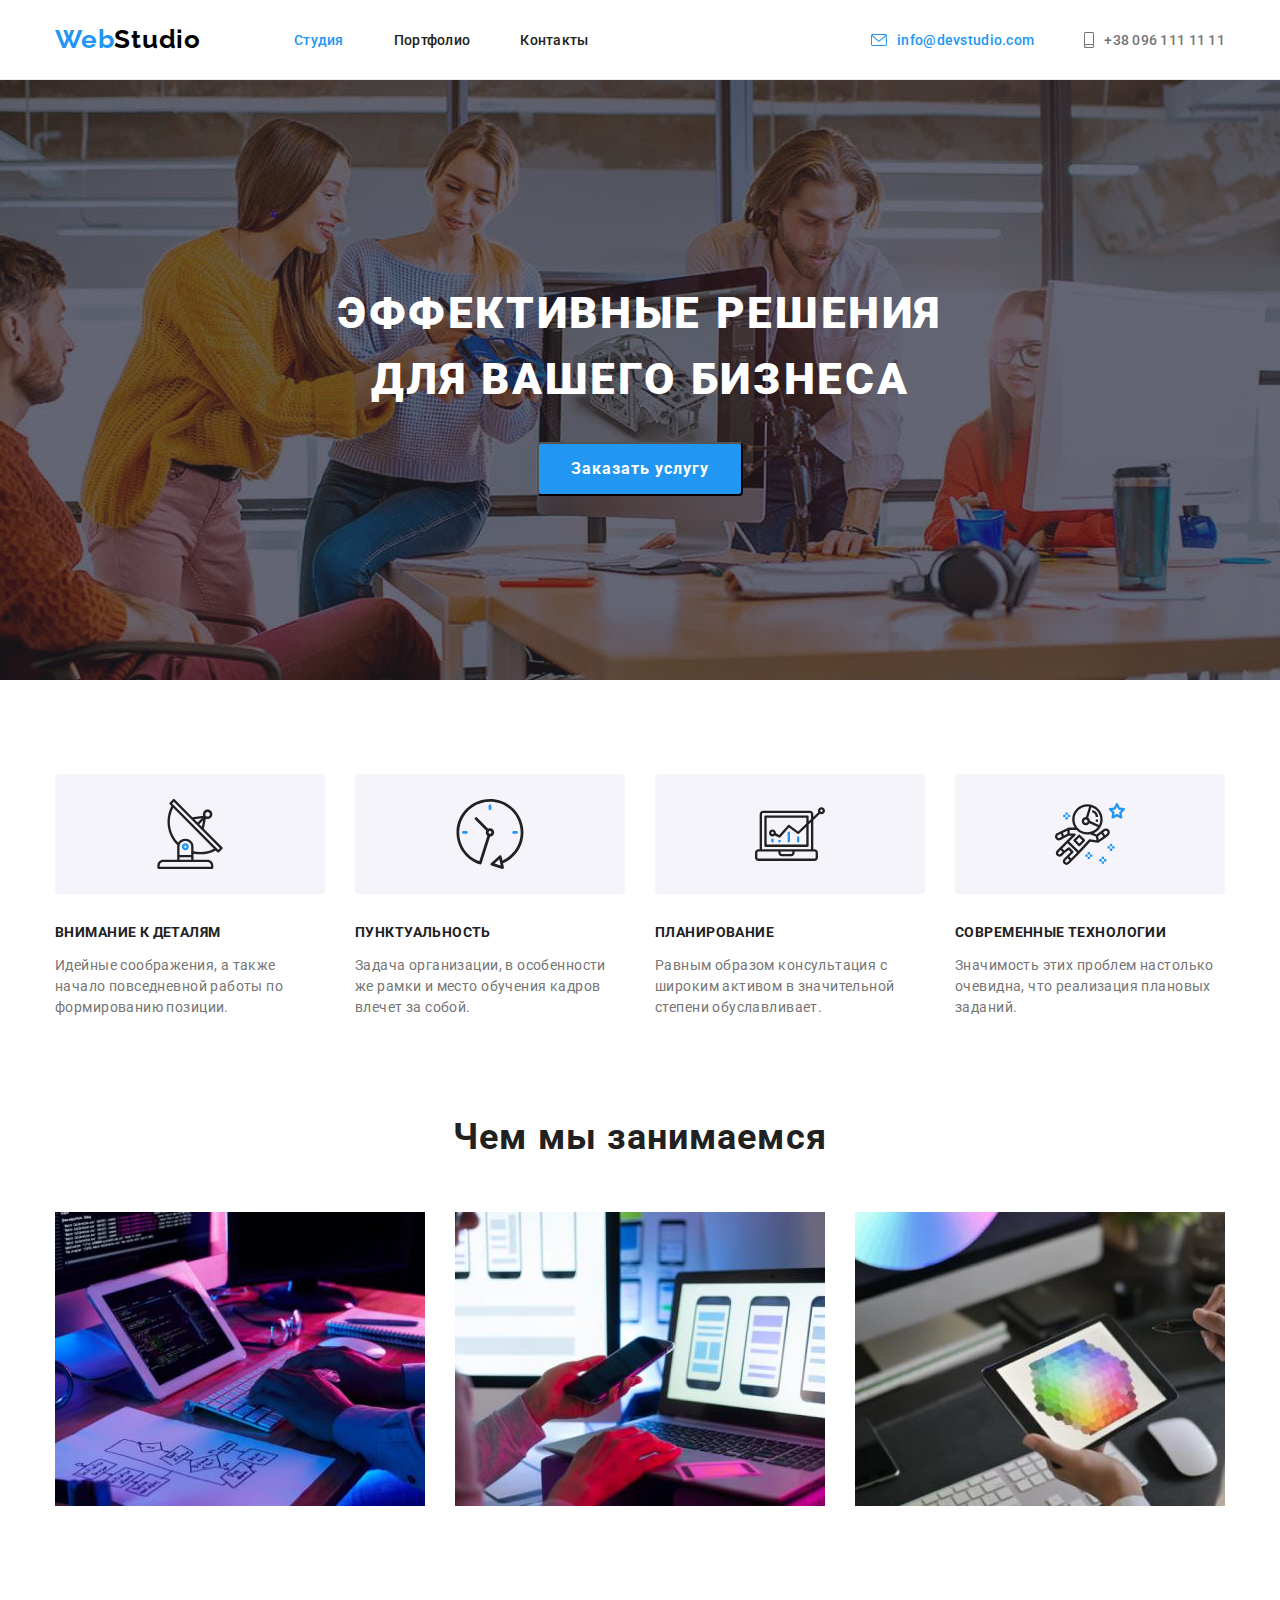
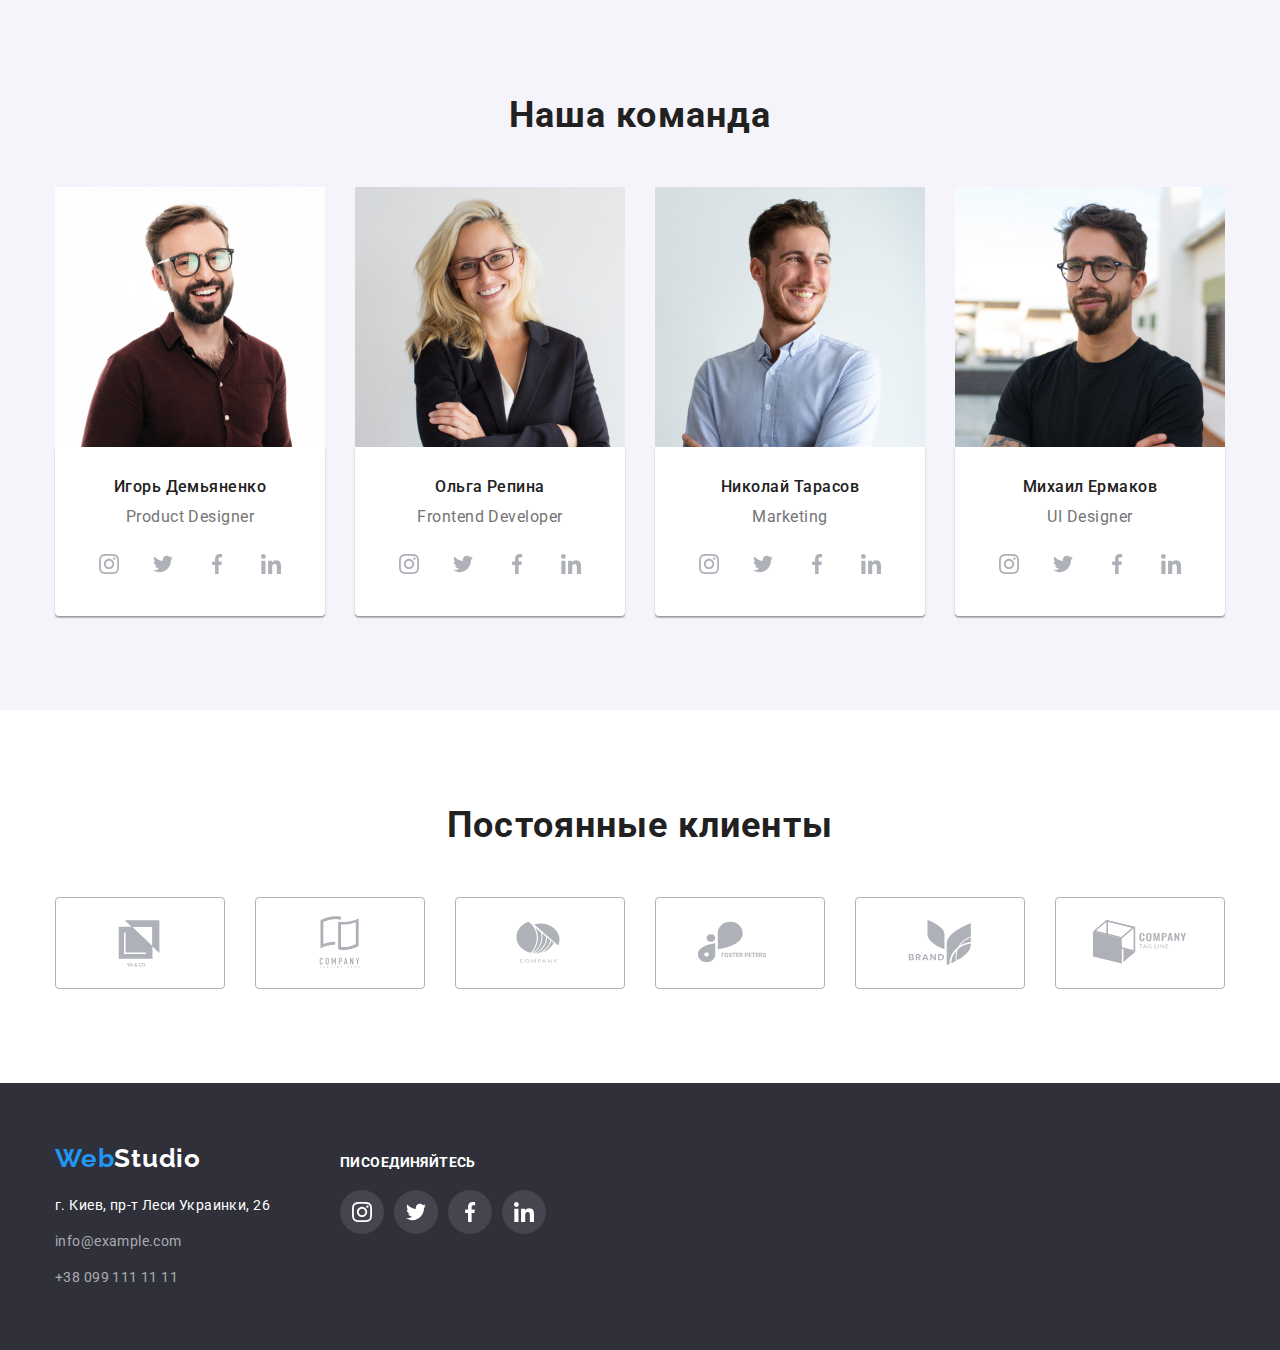
<file: index.html>
<!DOCTYPE html>
<html lang="ru">

<head>
    <meta charset="UTF-8">
    <meta http-equiv="X-UA-Compatible" content="IE=edge">
    <meta name="viewport" content="width=device-width, initial-scale=1.0">
    <title>Студия</title>
    <link rel="preconnect" href="https://fonts.googleapis.com" />
    <link rel="preconnect" href="https://fonts.gstatic.com" crossorigin />
    <link
        href="https://fonts.googleapis.com/css2?family=Raleway:wght@700&family=Roboto:wght@400;500;700;900&display=swap"
        rel="stylesheet" />
    <link rel="stylesheet"
        href="https://cdnjs.cloudflare.com/ajax/libs/modern-normalize/1.1.0/modern-normalize.min.css" />
    <link href="./css/styles.css" rel="stylesheet" />
</head>

<body>
    <!-- Хедер -->
    <header class="header">
        <div class="container main-nav">
            <nav class="nav-list">
                <a href="./" class="logo">
                    <span class="logo-web">Web</span>Studio
                </a>

                <ul class="nav-links">
                    <li class="item"><a class="nav-link" href=""><span class="studio">Студия</span></a></li>
                    <li class="item"><a class="nav-link" href="./portfolio.html">Портфолио</a></li>
                    <li class="item"><a class="nav-link" href="">Контакты</a></li>
                </ul>

            </nav>

            <div>
                <ul class="header-contacts">
                    <li class="item">
                        <a class="contact-link contact-link-hover" href="mailto:info@devstudio.com">
                            <svg class="icon-envelope">
                                <use href="./images/symbol-defs.svg#icon-envelope"></use>
                            </svg>
                            <span class="email">info@devstudio.com</span>
                        </a>

                    </li>
                    <li class="item">
                        <a class="contact-link" href="tel:+380961111111">
                            <svg class="icon-smartphone">
                                <use href="./images/symbol-defs.svg#icon-smartphone"></use>
                            </svg>
                            +38 096 111 11 11
                        </a>
                    </li>
                </ul>
            </div>
        </div>
    </header>

    <main>
        <!-- Секція герой -->
        <section class="hero">
            <div class="container overlay">
                <h1 class="title">Эффективные решения<br> для вашего бизнеса</h1>
                <button class="button" type="button">Заказать услугу</button>
            </div>
        </section>
        <!-- Наші переваги -->
        <section class="benefits">
            <div class="container">
                <h2 class="visually-hidden">Наши преимущества</h2>
                <ul class="benerits-list">
                    <li class="item">
                        <div class="thumb">
                            <svg class="benefits-icon">
                                <use href="./images/symbol-defs-all.svg#icon-antenna"></use>
                            </svg>
                        </div>
                        <h3 class=" benefits-title">Внимание к деталям</h3>
                        <p class="benefits-description">Идейные соображения, а также начало повседневной
                            работы по формированию позиции. </p>
                    </li>
                    <li class="item">
                        <div class="thumb">
                            <svg class="benefits-icon">
                                <use href="./images/symbol-defs-all.svg#icon-clock"></use>
                            </svg>
                        </div>
                        <h3 class="benefits-title">Пунктуальность</h3>
                        <p class="benefits-description">Задача организации, в особенности же рамки и место обучения
                            кадров влечет за собой.</p>
                    </li>
                    <li class="item">
                        <div class="thumb">
                            <svg class="benefits-icon">
                                <use href="./images/symbol-defs-all.svg#icon-diagram"></use>
                            </svg>
                        </div>
                        <h3 class="benefits-title">Планирование</h3>
                        <p class="benefits-description">Равным образом консультация с широким активом в значительной
                            степени обуславливает.</p>
                    </li>
                    <li class="item">
                        <div class="thumb">
                            <svg class="benefits-icon">
                                <use href="./images/symbol-defs-all.svg#icon-astronaut"></use>
                            </svg>
                        </div>
                        <h3 class="benefits-title">Современные технологии</h3>
                        <p class="benefits-description">Значимость этих проблем настолько очевидна, что реализация
                            плановых заданий.</p>
                    </li>
                </ul>
            </div>
        </section>
        <!-- Чим займаємося -->
        <section class="our-work">
            <div class="container">
                <h2 class="our-work-title">Чем мы занимаемся</h2>
                <ul class="our-work-list">
                    <li class="item">
                        <a href="">
                            <img src="./images/desktopapp.jpeg" alt="Разработка десктопных приложений" width="370"
                                height="294" />
                        </a>
                    </li>
                    <li class="item">
                        <a href="">
                            <img src="./images/mobileapp.jpeg" alt="Розробка мобільних додатків" width="370"
                                height="294" />
                        </a>
                    </li>
                    <li class="item">
                        <a href="">
                            <img src="images/designe.jpeg" alt=" Создание дизайна" width="370" height="294" />
                        </a>
                    </li>
                </ul>
            </div>
        </section>
        <!-- Наша команда -->
        <section class="team">
            <div class="container">
                <h2 class="team-title">Наша команда</h2>
                <ul class="team-list">
                    <li class="item">
                        <img class="team-card" src="./images/demyanenko.jpeg" alt="Игорь Демяненко" width="270"
                            height="260" />
                        <div class="team-cardbox">
                            <h3 class="team-member-title">Игорь Демьяненко</h3>
                            <p class="position">Product Designer</p>
                            <ul class="socialmedia-list">
                                <li class="social-item">
                                    <a class="social-link" href="" target="_blank" aria-label="Instagram">
                                        <svg class="social-icon">
                                            <use href="./images/symbol-defs-all.svg#icon-instagram"></use>
                                        </svg>
                                    </a>
                                </li>
                                <li class="social-item">
                                    <a class="social-link" href="" target="_blank" aria-label="Twitter">
                                        <svg class="social-icon">
                                            <use href="./images/symbol-defs-all.svg#icon-twitter">
                                            </use>
                                        </svg>
                                    </a>
                                </li>
                                <li class="social-item">
                                    <a class="social-link" href="" target="_blank" aria-label="Facebook">
                                        <svg class="social-icon">
                                            <use href="./images/symbol-defs-all.svg#icon-facebook"></use>
                                        </svg>
                                    </a>
                                </li>
                                <li class="social-item">
                                    <a class="social-link" href="" target="_blank" aria-label="LinkedIn">
                                        <svg class="social-icon">
                                            <use href="./images/symbol-defs-all.svg#icon-linkedin"></use>
                                        </svg>
                                    </a>
                                </li>
                            </ul>
                        </div>
                    </li>
                    <li class="item">
                        <img class="team-card" src="./images/repina.jpeg" alt="Ольга Репина" width="270" height="260" />
                        <div class="team-cardbox">
                            <h3 class="team-member-title">Ольга Репина</h3>
                            <p class="position">Frontend Developer</p>
                            <ul class="socialmedia-list">
                                <li class="social-item">
                                    <a class="social-link" href="" target="_blank" aria-label="Instagram">
                                        <svg class="social-icon">
                                            <use href="./images/symbol-defs-all.svg#icon-instagram"></use>
                                        </svg>
                                    </a>
                                </li>
                                <li class="social-item">
                                    <a class="social-link" href="" target="_blank" aria-label="Twitter">
                                        <svg class="social-icon">
                                            <use href="./images/symbol-defs-all.svg#icon-twitter">
                                            </use>
                                        </svg>
                                    </a>
                                </li>
                                <li class="social-item">
                                    <a class="social-link" href="" target="_blank" aria-label="Facebook">
                                        <svg class="social-icon">
                                            <use href="./images/symbol-defs-all.svg#icon-facebook"></use>
                                        </svg>
                                    </a>
                                </li>
                                <li class="social-item">
                                    <a class="social-link" href="" target="_blank" aria-label="LinkedIn">
                                        <svg class="social-icon">
                                            <use href="./images/symbol-defs-all.svg#icon-linkedin"></use>
                                        </svg>
                                    </a>
                                </li>
                            </ul>
                        </div>
                    </li>
                    <li class=" item">
                        <img class="team-card" src="./images/tarasov.jpeg" alt="Николай Тарасов" width="270"
                            height="260" />
                        <div class="team-cardbox">
                            <h3 class="team-member-title">Николай Тарасов</h3>
                            <p class="position">Marketing</p>
                            <ul class="socialmedia-list">
                                <li class="social-item">
                                    <a class="social-link" href="" target="_blank" aria-label="Instagram">
                                        <svg class="social-icon">
                                            <use href="./images/symbol-defs-all.svg#icon-instagram"></use>
                                        </svg>
                                    </a>
                                </li>
                                <li class="social-item">
                                    <a class="social-link" href="" target="_blank" aria-label="Twitter">
                                        <svg class="social-icon">
                                            <use href="./images/symbol-defs-all.svg#icon-twitter">
                                            </use>
                                        </svg>
                                    </a>
                                </li>
                                <li class="social-item">
                                    <a class="social-link" href="" target="_blank" aria-label="Facebook">
                                        <svg class="social-icon">
                                            <use href="./images/symbol-defs-all.svg#icon-facebook"></use>
                                        </svg>
                                    </a>
                                </li>
                                <li class="social-item">
                                    <a class="social-link" href="" target="_blank" aria-label="LinkedIn">
                                        <svg class="social-icon">
                                            <use href="./images/symbol-defs-all.svg#icon-linkedin"></use>
                                        </svg>
                                    </a>
                                </li>
                            </ul>
                        </div>
                    </li>
                    <li class="item">
                        <img class="team-card" src="./images/ermakov.jpeg" alt="Михаил Ермаков" width="270"
                            height="260" />
                        <div class="team-cardbox">
                            <h3 class="team-member-title">Михаил Ермаков</h3>
                            <p class="position">UI Designer</p>
                            <ul class="socialmedia-list">
                                <li class="social-item">
                                    <a class="social-link" href="" target="_blank" aria-label="Instagram">
                                        <svg class="social-icon">
                                            <use href="./images/symbol-defs-all.svg#icon-instagram"></use>
                                        </svg>
                                    </a>
                                </li>
                                <li class="social-item">
                                    <a class="social-link" href="" target="_blank" aria-label="Twitter">
                                        <svg class="social-icon">
                                            <use href="./images/symbol-defs-all.svg#icon-twitter">
                                            </use>
                                        </svg>
                                    </a>
                                </li>
                                <li class="social-item">
                                    <a class="social-link" href="" target="_blank" aria-label="Facebook">
                                        <svg class="social-icon">
                                            <use href="./images/symbol-defs-all.svg#icon-facebook"></use>
                                        </svg>
                                    </a>
                                </li>
                                <li class="social-item">
                                    <a class="social-link" href="" target="_blank" aria-label="LinkedIn">
                                        <svg class="social-icon">
                                            <use href="./images/symbol-defs-all.svg#icon-linkedin"></use>
                                        </svg>
                                    </a>
                                </li>
                            </ul>
                        </div>
                    </li>
                </ul>
            </div>
        </section>
        <section class="clients">
            <div class="container">
                <h2 class="clients-title">Постоянные клиенты</h2>
                <ul class="clients-logo-list">
                    <li class="logo-item">
                        <a class="logo-link" href="" target="_blank">
                            <svg class="logo-icon">
                                <use href="./images/symbol-defs-all.svg#icon-logoone"></use>
                            </svg>
                        </a>
                    </li>
                    <li>
                        <a class="logo-link" href="" target="_blank">
                            <svg class="logo-icon">
                                <use href="./images/symbol-defs-all.svg#icon-logotwo"></use>
                            </svg>
                        </a>
                    </li>
                    <li>
                        <a class="logo-link" href="" target="_blank">
                            <svg class="logo-icon">
                                <use href="./images/symbol-defs-all.svg#icon-logothree"></use>
                            </svg>
                        </a>
                    </li>
                    <li>
                        <a class="logo-link" href="" target="_blank">
                            <svg class="logo-icon">
                                <use href="./images/symbol-defs-all.svg#icon-logofour"></use>
                            </svg>
                        </a>
                    </li>
                    <li>
                        <a class="logo-link" href="" target="_blank">
                            <svg class="logo-icon">
                                <use href="./images/symbol-defs-all.svg#icon-logofive"></use>
                            </svg>
                        </a>
                    </li>
                    <li>
                        <a class="logo-link" href="" target="_blank">
                            <svg class="logo-icon">
                                <use href="./images/symbol-defs-all.svg#icon-logosix"></use>
                            </svg>
                        </a>
                    </li>
                </ul>
            </div>
        </section>
    </main>

    <footer class="footer">
        <div class="container">
            <div class="footer-aline">
                <div class="footer-addres">
                    <a class="footer-logo" href="/"><span class="logo-web">Web</span>Studio</a>
                    <address class="address">
                        <p class="post-address"> г. Киев, пр-т Леси Украинки, 26</p>
                        <ul class="footer-contact-links">
                            <li class="item"><a class="footer-contact-link"
                                    href="mailto:info@example.com">info@example.com</a>
                            </li>
                            <li class="item"><a class="footer-contact-link" href="tel:+380991111111">+38 099 111 11
                                    11</a>
                            </li>
                        </ul>
                    </address>
                </div>
                <div class="footer-socialmedia">
                    <h3 class="footer-socialmedia-title">Писоединяйтесь</h3>
                    <ul class="socialmedia-list">
                        <li class="footer-social-item">
                            <a class="footer-social-link" href="" target="_blank" aria-label="Instagram">
                                <svg class="footer-social-icon">
                                    <use href="./images/symbol-defs-all.svg#icon-instagram"></use>
                                </svg>
                            </a>
                        </li>
                        <li class="footer-social-item">
                            <a class="footer-social-link" href="" target="_blank" aria-label="Twitter">
                                <svg class="footer-social-icon">
                                    <use href="./images/symbol-defs-all.svg#icon-twitter">
                                    </use>
                                </svg>
                            </a>
                        </li>
                        <li class="footer-social-item">
                            <a class="footer-social-link" href="" target="_blank" aria-label="Facebook">
                                <svg class="footer-social-icon">
                                    <use href="./images/symbol-defs-all.svg#icon-facebook"></use>
                                </svg>
                            </a>
                        </li>
                        <li class="footer-social-item">
                            <a class="footer-social-link" href="" target="_blank" aria-label="LinkedIn">
                                <svg class="footer-social-icon">
                                    <use href="./images/symbol-defs-all.svg#icon-linkedin"></use>
                                </svg>
                            </a>
                        </li>
                    </ul>
                </div>
            </div>
        </div>
    </footer>

</body>

</html>
</file>
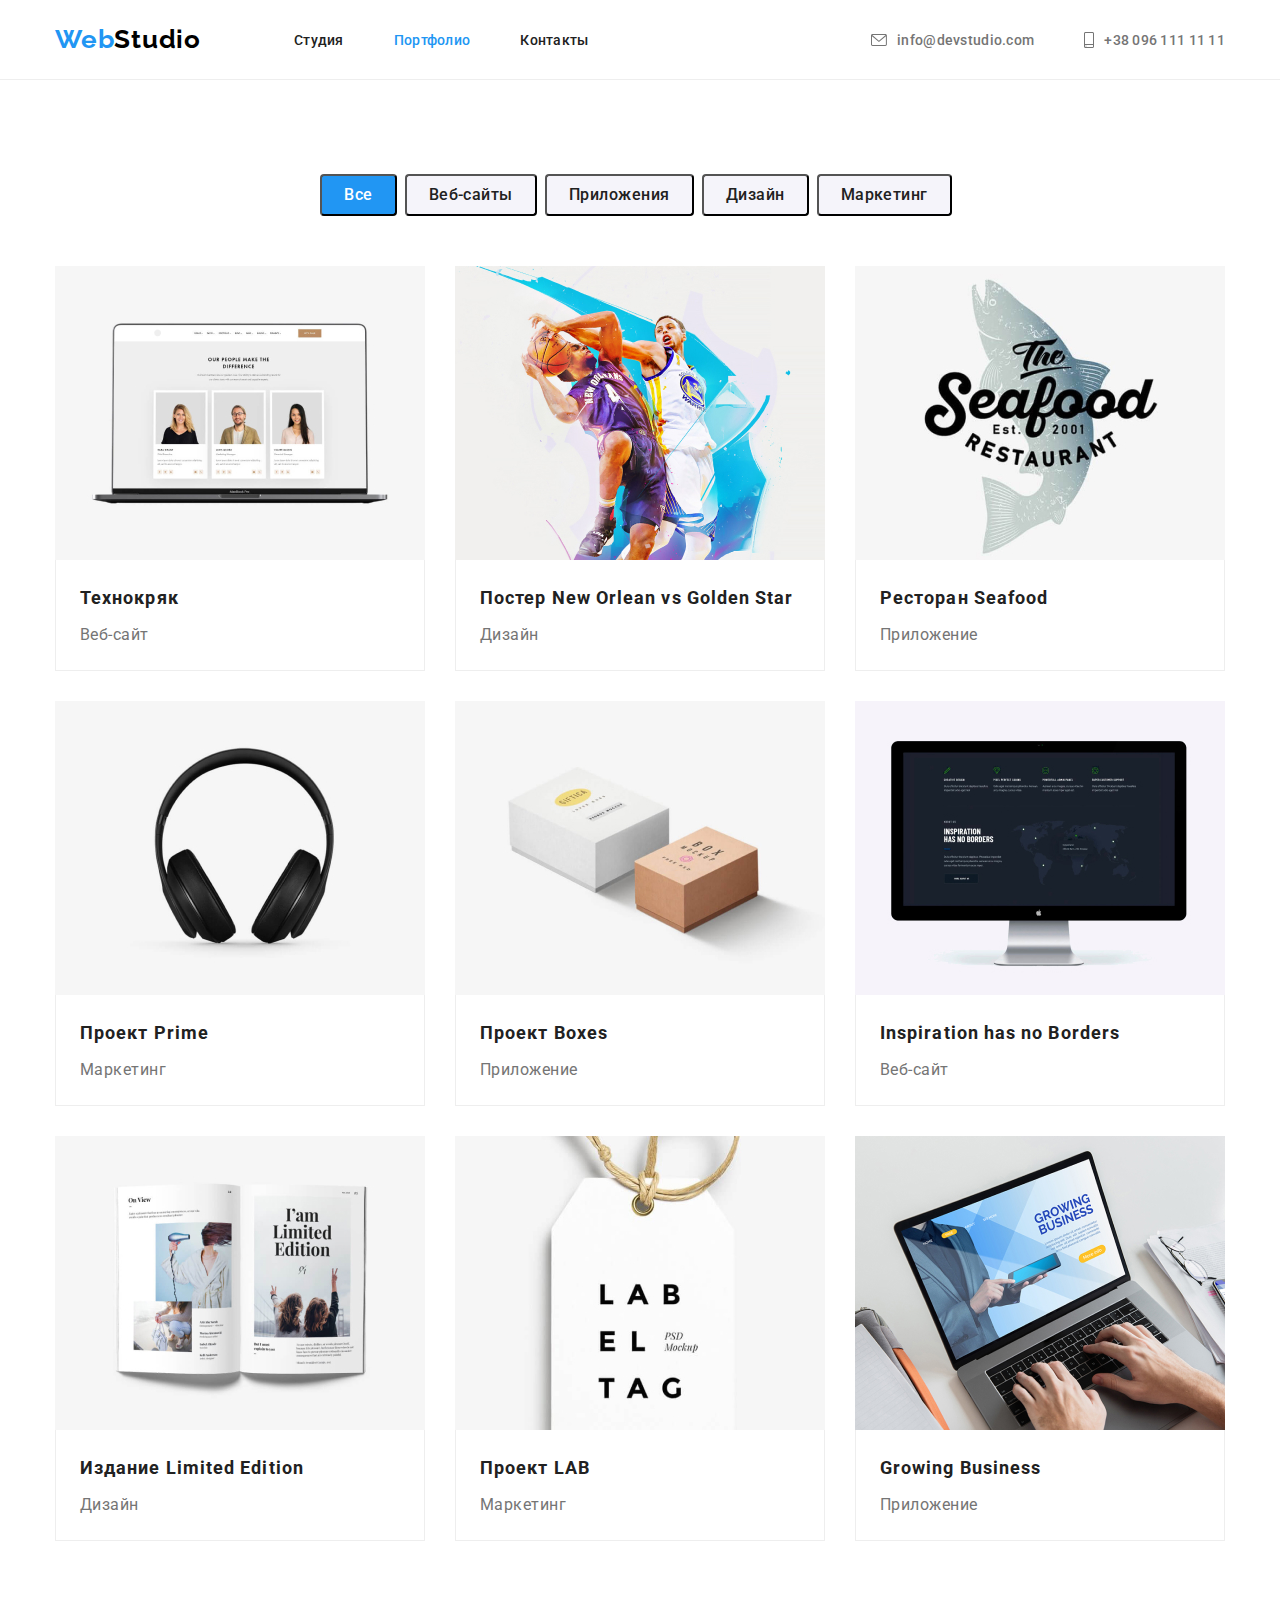
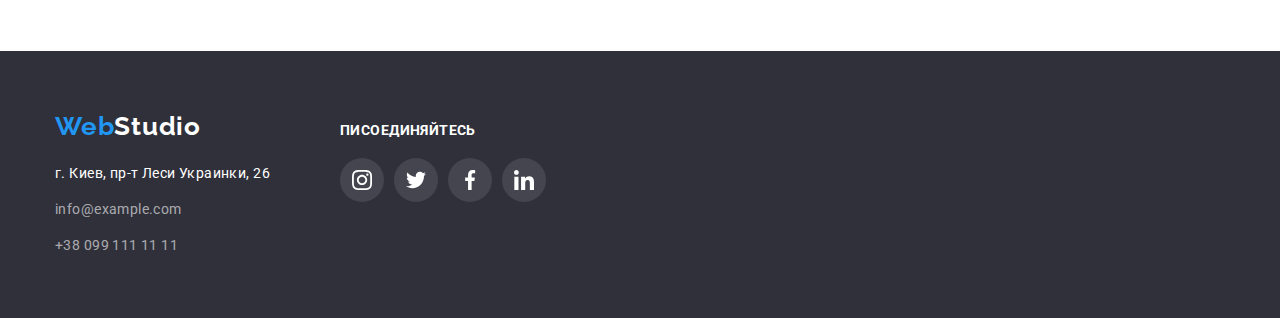
<file: portfolio.html>
<!DOCTYPE html>
<html lang="ru">

<head>
    <meta charset="UTF-8">
    <meta http-equiv="X-UA-Compatible" content="IE=edge">
    <meta name="viewport" content="width=device-width, initial-scale=1.0">
    <title>Портфолио</title>
    <link rel="preconnect" href="https://fonts.googleapis.com">
    <link rel="preconnect" href="https://fonts.gstatic.com" crossorigin>
    <link
        href="https://fonts.googleapis.com/css2?family=Raleway:wght@700&family=Roboto:wght@400;500;700;900&display=swap"
        rel="stylesheet">
    <link rel="stylesheet"
        href="https://cdnjs.cloudflare.com/ajax/libs/modern-normalize/1.1.0/modern-normalize.min.css">
    <link href="./css/styles.css" rel="stylesheet">
</head>

<body>
    <!-- Хедер -->
    <header class="header">
        <div class="container main-nav">
            <nav class="nav-list">
                <div>
                    <a href="./" class="logo">
                        <span class="logo-web">Web</span>Studio
                    </a>
                </div>
                <div class="flex-element">
                    <ul class="nav-links">
                        <li class="item"><a class="nav-link" href="./index.html">Студия</a>
                        </li>
                        <li class="item">
                            <a class="nav-link" href="./portfolio.html">
                                <span class="portfolio">Портфолио</span></a>
                        </li>
                        <li class="item"><a class="nav-link" href="">Контакты</a></li>
                    </ul>
                </div>
            </nav>

            <div>
                <ul class="header-contacts">
                    <li class="item">
                        <a class="contact-link" href="mailto:info@devstudio.com">
                            <svg class="icon-envelope">
                                <use href="./images/symbol-defs.svg#icon-envelope"></use>
                            </svg>
                            <span>info@devstudio.com</span>
                        </a>
                    </li>
                    <li class="item">
                        <a class="contact-link" href="tel:+380961111111">
                            <svg class="icon-smartphone">
                                <use href="./images/symbol-defs.svg#icon-smartphone"></use>
                            </svg>
                            +38 096 111 11 11
                        </a>
                    </li>
                </ul>
            </div>
        </div>
    </header>

    <main class="main">
        <h1 class="visually-hidden">Портфолио</h1>
        <section class="filters">
            <div class="container">
                <ul class="filter-list">
                    <li>
                        <button class="filter-button filter-all" type="button">Все
                        </button>
                    </li>
                    <li><button class="filter-button" type="button">Веб-сайты</button> </li>
                    <li><button class="filter-button" type="button">Приложения</button></li>
                    <li><button class="filter-button" type="button">Дизайн</button></li>
                    <li><button class="filter-button" type="button">Маркетинг</button></li>
                </ul>
                <ul class="portfolio-list">
                    <li class="item">
                        <a class="portfolio-link" href="">
                            <img class="image" src="./images/teсhnohryak.jpeg" alt="открытый ноутбук" width="370"
                                height="294">
                            <div class="portfolio-cardbox">
                                <h2 class="portfolio-title">Технокряк</h2>
                                <p class="portfolio-type">Веб-сайт</p>
                        </a>
            </div>
            </li>
            <li class="item">
                <a class="portfolio-link" href="">
                    <img class="image" src="./images/poster.jpeg" alt="два баскетболиста" width="370" height="294">
                    <div class="portfolio-cardbox">
                        <h2 class="portfolio-title">Постер New Orlean vs Golden Star</h2>
                        <p class="portfolio-type">Дизайн</p>
                </a>
                </div>
            </li>
            <li class="item">
                <a class="portfolio-link" href="">
                    <img class="image" src="./images/restaurant.jpeg" alt="логотип ресторан" width="370" height="294">
                    <div class="portfolio-cardbox">
                        <h2 class="portfolio-title">Ресторан Seafood</h2>
                        <p class="portfolio-type">Приложение</p>
                    </div>
                </a>
            </li>
            <li class="item">
                <a class="portfolio-link" href="">
                    <img class="image" src="./images/projectprime.jpeg" alt="наушники" width="370" height="294">
                    <div class="portfolio-cardbox">
                        <h2 class="portfolio-title">Проект Prime</h2>
                        <p class="portfolio-type">Маркетинг</p>
                    </div>
                </a>
            </li>
            <li class="item">
                <a class="portfolio-link" href="">
                    <img class="image" src="./images/projectboxes.jpeg" alt="две картонные коробки" width="370"
                        height="294">
                    <div class="portfolio-cardbox">
                        <h2 class="portfolio-title">Проект Boxes</h2>
                        <p class="portfolio-type">Приложение</p>
                    </div>
                </a>
            </li>
            <li class="item">
                <a class="portfolio-link" href="">
                    <img class="image" src="./images/inspiration.jpeg" alt="монитор компьютера" width="370"
                        height="294">
                    <div class="portfolio-cardbox">
                        <h2 class="portfolio-title">Inspiration has no Borders</h2>
                        <p class="portfolio-type">Веб-сайт</p>
                    </div>
                </a>
            </li>
            <li class="item">
                <a class="portfolio-link" href="">
                    <img class="image" src="./images/limitededition.jpeg" alt="разворот журнала" width="370"
                        height="294">
                    <div class="portfolio-cardbox">
                        <h2 class="portfolio-title">Издание Limited Edition</h2>
                        <p class="portfolio-type">Дизайн</p>
                    </div>
                </a>
            </li>
            <li class="item">
                <a class="portfolio-link" href="">
                    <img class="image" src="./images/projectlab.jpeg" alt="бирка одежды" width="370" height="294">
                    <div class="portfolio-cardbox">
                        <h2 class="portfolio-title">Проект LAB</h2>
                        <p class="portfolio-type">Маркетинг</p>
                    </div>
                </a>
            </li>
            <li class="item">
                <a class="portfolio-link" href="">
                    <img class="image" src="./images/growingbusiness.jpeg" alt="работа за ноутбуком" width="370"
                        height="294">
                    <div class="portfolio-cardbox">
                        <h2 class="portfolio-title">Growing Business</h2>
                        <p class="portfolio-type">Приложение</p>
                    </div>
                </a>
            </li>

            </ul>
            </div>

        </section>
    </main>

    <footer class="footer">
        <div class="container">
            <div class="footer-aline">
                <div class="footer-addres">
                    <a class="footer-logo" href="/"><span class="logo-web">Web</span>Studio</a>
                    <address class="address">
                        <p class="post-address"> г. Киев, пр-т Леси Украинки, 26</p>
                        <ul class="footer-contact-links">
                            <li class="item"><a class="footer-contact-link"
                                    href="mailto:info@example.com">info@example.com</a>
                            </li>
                            <li class="item"><a class="footer-contact-link" href="tel:+380991111111">+38 099 111 11
                                    11</a>
                            </li>
                        </ul>
                    </address>
                </div>
                <div class="footer-socialmedia">
                    <h3 class="footer-socialmedia-title">Писоединяйтесь</h3>
                    <ul class="socialmedia-list">
                        <li class="footer-social-item">
                            <a class="footer-social-link" href="" target="_blank" aria-label="Instagram">
                                <svg class="footer-social-icon">
                                    <use href="./images/symbol-defs-all.svg#icon-instagram"></use>
                                </svg>
                            </a>
                        </li>
                        <li class="footer-social-item">
                            <a class="footer-social-link" href="" target="_blank" aria-label="Twitter">
                                <svg class="footer-social-icon">
                                    <use href="./images/symbol-defs-all.svg#icon-twitter">
                                    </use>
                                </svg>
                            </a>
                        </li>
                        <li class="footer-social-item">
                            <a class="footer-social-link" href="" target="_blank" aria-label="Facebook">
                                <svg class="footer-social-icon">
                                    <use href="./images/symbol-defs-all.svg#icon-facebook"></use>
                                </svg>
                            </a>
                        </li>
                        <li class="footer-social-item">
                            <a class="footer-social-link" href="" target="_blank" aria-label="LinkedIn">
                                <svg class="footer-social-icon">
                                    <use href="./images/symbol-defs-all.svg#icon-linkedin"></use>
                                </svg>
                            </a>
                        </li>
                    </ul>
                </div>
            </div>
        </div>
    </footer>

</body>

</html>
</file>
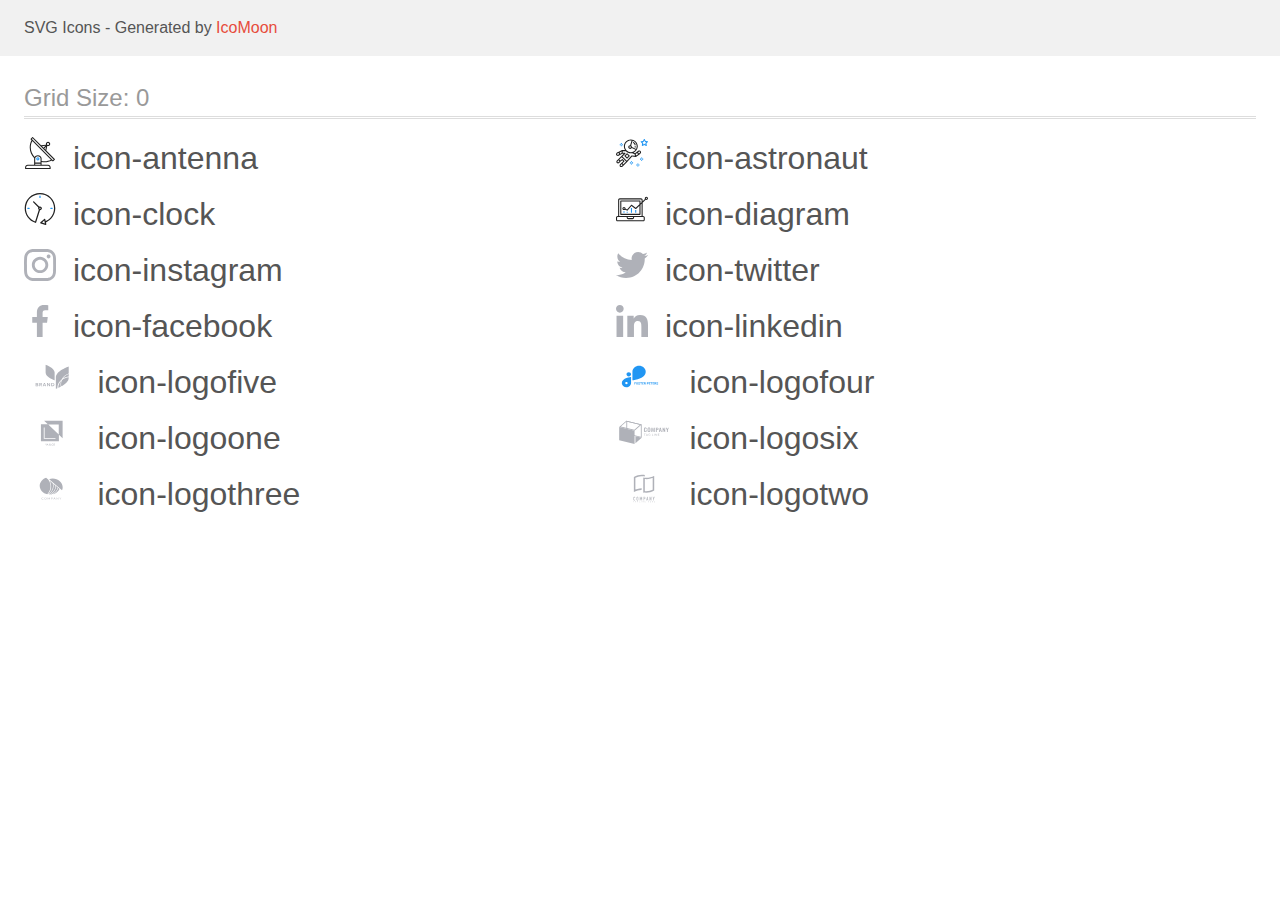
<file: images/icomoon/demo.html>
<!doctype html>
<html>
<head>
    <title>IcoMoon - SVG Icons</title>
    <meta charset="utf-8">
    <meta name="viewport" content="width=device-width, initial-scale=1">
    <link rel="stylesheet" href="demo-files/demo.css">
    <link rel="stylesheet" href="style.css">
</head>
<body>
<svg aria-hidden="true" style="position: absolute; width: 0; height: 0; overflow: hidden;" version="1.1" xmlns="http://www.w3.org/2000/svg" xmlns:xlink="http://www.w3.org/1999/xlink">
<defs>
<symbol id="icon-antenna" viewBox="0 0 32 32">
<path fill="#212121" style="fill: var(--color1, #212121)" d="M30.773 22.098l-8.443-8.505 0.937-4.616c0.225 0.090 0.485 0.144 0.758 0.146h0.007c0.008 0 0.017 0 0.026 0 1.192 0 2.159-0.967 2.159-2.159s-0.967-2.159-2.159-2.159c-1.192 0-2.159 0.967-2.159 2.159 0 0.259 0.046 0.508 0.13 0.739l-0.005-0.015-4.96 0.606-8.091-8.133c-0.096-0.098-0.229-0.159-0.376-0.16h-0c-0.14 0.001-0.274 0.057-0.373 0.155l-1.512 1.504c-0.096 0.097-0.156 0.23-0.156 0.377s0.060 0.281 0.156 0.377v0l0.814 0.825c-1.143 2.062-1.816 4.522-1.816 7.139 0 4.106 1.656 7.824 4.336 10.525l-0.001-0.001c0.043 0.041 0.092 0.074 0.146 0.097-0.032 0.164-0.051 0.353-0.052 0.546v6.188h-6.4c-1.472 0.001-2.666 1.194-2.667 2.666v1.067c0 0.295 0.239 0.534 0.534 0.534h24.534c0.294 0 0.533-0.239 0.533-0.534v-1.067c-0.002-1.472-1.195-2.665-2.666-2.666h-6.4v-2.742c1.003 0.21 2.024 0.317 3.049 0.32 2.58-0.003 5.005-0.663 7.117-1.822l-0.077 0.039 0.818 0.823c0.099 0.101 0.235 0.159 0.376 0.16 0.14-0.001 0.274-0.057 0.373-0.155l1.512-1.504c0.096-0.097 0.156-0.23 0.156-0.377s-0.060-0.281-0.156-0.377v0zM23.28 6.233c0.193-0.192 0.459-0.31 0.752-0.31 0.589 0 1.067 0.478 1.067 1.066s-0.477 1.066-1.067 1.066c-0 0-0 0-0 0h-0.004c-0.587-0.003-1.061-0.479-1.061-1.066 0-0.295 0.12-0.563 0.314-0.756l0-0h-0.002zM22.024 9.737l-0.598 2.946-1.175-1.183 1.774-1.763zM21.419 8.835l-1.92 1.909-1.486-1.493 3.406-0.416zM24.004 28.8c0.884 0 1.6 0.716 1.6 1.6v0 0.534h-23.466v-0.534c0-0.884 0.716-1.6 1.6-1.6v0h20.267zM16.538 26.666v1.067h-5.334v-1.067h5.334zM11.204 25.6v-4.053c0-1.294 1.196-2.346 2.667-2.346s2.667 1.053 2.667 2.346v4.053h-5.334zM17.604 23.904v-2.357c0-1.882-1.675-3.413-3.733-3.413-0.017-0-0.038-0-0.058-0-1.353 0-2.54 0.707-3.213 1.771l-0.009 0.016c-2.36-2.482-3.812-5.846-3.812-9.55 0-2.314 0.567-4.496 1.569-6.414l-0.036 0.077 18.602 18.709c-1.823 0.947-3.979 1.502-6.266 1.502-1.079 0-2.128-0.124-3.136-0.357l0.093 0.018zM28.893 23.22l-21.057-21.181 0.754-0.752 7.935 7.98c0.004 0 0.006 0.007 0.010 0.010l13.114 13.191-0.757 0.752z"></path>
<path fill="#2196f3" style="fill: var(--color2, #2196f3)" d="M13.876 20.267h-0.005c-0.001 0-0.002 0-0.002 0-0.884 0-1.6 0.716-1.6 1.6s0.715 1.599 1.597 1.6h0.005c0.001 0 0.001 0 0.002 0 0.884 0 1.6-0.716 1.6-1.6s-0.715-1.599-1.598-1.6h-0zM14.249 22.245c-0.096 0.096-0.229 0.155-0.376 0.155-0.295 0-0.534-0.239-0.534-0.534s0.238-0.533 0.532-0.533h0c0.293 0.001 0.531 0.239 0.531 0.533 0 0.148-0.060 0.282-0.157 0.378l-0 0h0.005z"></path>
</symbol>
<symbol id="icon-astronaut" viewBox="0 0 32 32">
<path fill="#2196f3" style="fill: var(--color2, #2196f3)" d="M31.974 4.524c-0.064-0.191-0.227-0.332-0.427-0.362l-0.003-0-1.911-0.278-0.855-1.731c-0.179-0.365-0.777-0.365-0.956 0l-0.855 1.731-1.911 0.278c-0.26 0.039-0.457 0.26-0.457 0.528 0 0.15 0.062 0.285 0.161 0.382l1.383 1.348-0.326 1.903c-0.034 0.2 0.048 0.402 0.212 0.522 0.166 0.12 0.383 0.135 0.562 0.040l1.709-0.899 1.709 0.899c0.072 0.038 0.157 0.061 0.247 0.061 0.295 0 0.534-0.239 0.534-0.534 0-0.031-0.003-0.062-0.008-0.092l0 0.003-0.326-1.903 1.383-1.348c0.099-0.097 0.161-0.233 0.161-0.382 0-0.059-0.009-0.115-0.027-0.168l0.001 0.004zM29.511 5.851c-0.126 0.122-0.183 0.299-0.153 0.472l0.191 1.114-1-0.526c-0.072-0.039-0.158-0.062-0.249-0.062s-0.177 0.023-0.252 0.063l0.003-0.001-1 0.526 0.191-1.114c0.005-0.027 0.008-0.059 0.008-0.091 0-0.149-0.061-0.285-0.16-0.381l-0-0-0.811-0.79 1.119-0.162c0.174-0.025 0.324-0.134 0.402-0.292l0.5-1.013 0.5 1.013c0.078 0.158 0.228 0.267 0.402 0.292l1.119 0.162-0.809 0.79zM26.134 20.522h-1.067v1.067h1.067v-1.067zM26.134 22.656h-1.067v1.066h1.067v-1.066zM27.2 21.589h-1.067v1.067h1.067v-1.067zM25.067 21.589h-1.067v1.067h1.067v-1.067zM22.4 26.389h-1.067v1.067h1.067v-1.067zM22.4 28.523h-1.067v1.067h1.067v-1.067zM23.467 27.456h-1.067v1.067h1.067v-1.067zM21.334 27.456h-1.067v1.067h1.067v-1.067zM16 24.256h-1.066v1.067h1.066v-1.067zM16 26.389h-1.066v1.067h1.066v-1.067zM17.067 25.322h-1.067v1.067h1.067v-1.067zM14.934 25.322h-1.067v1.067h1.067v-1.067zM5.867 6.122h-1.066v1.066h1.066v-1.066zM5.867 8.256h-1.066v1.066h1.066v-1.066zM6.933 7.189h-1.067v1.067h1.066v-1.067zM4.8 7.189h-1.067v1.067h1.067v-1.067z"></path>
<path fill="#212121" style="fill: var(--color1, #212121)" d="M24.715 14.16c-0.28-0.376-0.698-0.636-1.179-0.703l-0.009-0.001c-0.076-0.012-0.164-0.018-0.254-0.018-0.411 0-0.789 0.139-1.090 0.373l0.004-0.003-1.253 0.96-1.898 1.417-1.358-0.541c2.421-1.086 4.113-3.508 4.113-6.32 0-3.823-3.122-6.934-6.961-6.934s-6.961 3.11-6.961 6.934c0 1.386 0.415 2.674 1.12 3.759l-2.768-0.024c-0.009 0-0.016 0.005-0.023 0.005-0.057 0.003-0.11 0.014-0.159 0.033l0.004-0.001c-0.013 0.005-0.026 0.007-0.038 0.013-0.006 0.003-0.013 0.003-0.019 0.006l-3.233 1.596c-0 0-0.001 0-0.001 0.001l-1.893 0.91c-0.024 0.011-0.045 0.023-0.065 0.036l0.001-0.001c-0.482 0.324-0.795 0.867-0.795 1.483 0 0.297 0.073 0.577 0.201 0.823l-0.005-0.010c0.22 0.424 0.592 0.742 1.043 0.885l0.013 0.003c0.161 0.053 0.345 0.083 0.537 0.083 0.308 0 0.598-0.078 0.851-0.216l-0.009 0.005 1.388-0.738 2.264-1.169 1.357-0.008-5.442 5.415c0 0.001-0.001 0.001-0.001 0.001l-1.339 1.333c-0.303 0.299-0.491 0.714-0.491 1.173 0 0.002 0 0.003 0 0.005v-0c0.002 0.919 0.748 1.664 1.667 1.664 0.001 0 0.002 0 0.002 0h-0c0.428 0 0.854-0.162 1.18-0.485l1.314-1.309 1.741-1.3 0.901 0.897-3.102 3.088c-0.303 0.299-0.491 0.714-0.491 1.173 0 0.001 0 0.003 0 0.004v-0c0 0.445 0.174 0.864 0.49 1.179 0.302 0.3 0.717 0.485 1.176 0.485 0.001 0 0.002 0 0.003 0h-0c0.427 0 0.855-0.162 1.18-0.485l4.488-4.472c0.007-0.006 0.016-0.009 0.022-0.016l5.166-5.658 3.471 0.494c0.025 0.004 0.050 0.006 0.075 0.006 0.064 0 0.127-0.016 0.187-0.038 0.017-0.006 0.032-0.015 0.049-0.023 0.019-0.010 0.039-0.015 0.058-0.027l3.213-2.133c0.012-0.008 0.018-0.021 0.029-0.030 0.013-0.010 0.029-0.014 0.041-0.026l1.271-1.191c0.348-0.326 0.564-0.787 0.564-1.3 0-0.4-0.132-0.769-0.355-1.066l0.003 0.005zM2.13 17.77c-0.098 0.054-0.215 0.086-0.34 0.086-0.078 0-0.153-0.013-0.224-0.036l0.005 0.001c-0.294-0.093-0.504-0.364-0.504-0.683 0-0.235 0.114-0.444 0.289-0.575l0.002-0.001 1.314-0.632 0.316 0.924 0.133 0.389-0.992 0.527zM5.627 15.942l-1.548 0.8-0.255-0.746-0.184-0.537 2.027-1.001-0.040 1.484zM20.727 9.322c0 0.918-0.219 1.785-0.599 2.56l-4.181-1.899c-0.044-0.575-0.342-1.072-0.782-1.384l-0.006-0.004 1.464-4.861c2.377 0.757 4.104 2.975 4.104 5.588zM8.938 9.322c0-3.235 2.644-5.867 5.894-5.867 0.253 0 0.5 0.022 0.745 0.053l-1.432 4.753c-0.019 0-0.037-0.006-0.057-0.006-0 0-0.001 0-0.001 0-1.032 0-1.869 0.835-1.872 1.867v0c0.003 1.031 0.84 1.867 1.872 1.867 0 0 0 0 0.001 0h-0c0.695 0 1.295-0.383 1.618-0.944l3.863 1.755c-1.075 1.447-2.795 2.39-4.737 2.39-3.25 0-5.894-2.632-5.894-5.867zM14.895 10.122c0 0.441-0.362 0.8-0.806 0.8-0 0-0.001 0-0.001 0-0.443 0-0.802-0.358-0.804-0.8v-0c0-0.441 0.361-0.8 0.806-0.8s0.806 0.359 0.806 0.8zM2.464 25.146c-0.11 0.109-0.261 0.176-0.428 0.176s-0.317-0.067-0.427-0.175l0 0c-0.109-0.108-0.176-0.257-0.176-0.422s0.067-0.314 0.176-0.422l0-0 0.962-0.959 0.852 0.848-0.959 0.954zM5.678 28.88c-0.11 0.109-0.261 0.176-0.428 0.176s-0.317-0.067-0.427-0.175l0 0c-0.109-0.108-0.176-0.257-0.176-0.422s0.067-0.314 0.176-0.422l0-0 0.963-0.959 0.852 0.848-0.96 0.955zM9.16 25.411l-0.001 0.001-1.765 1.76-0.852-0.848 1.765-1.757c0.040-0.040 0.065-0.088 0.090-0.136 0.007-0.014 0.020-0.026 0.026-0.040 0.016-0.041 0.019-0.085 0.026-0.128 0.003-0.025 0.014-0.048 0.014-0.073 0-0.035-0.013-0.070-0.020-0.105-0.006-0.032-0.006-0.064-0.019-0.096-0.025-0.053-0.055-0.098-0.092-0.138l0 0c-0.010-0.012-0.014-0.026-0.025-0.038h-0.001s0-0.001-0.001-0.002l-1.607-1.6c-0.017-0.017-0.039-0.024-0.058-0.038-0.025-0.021-0.054-0.040-0.084-0.056l-0.003-0.001c-0.026-0.012-0.058-0.023-0.090-0.031l-0.003-0.001c-0.030-0.009-0.065-0.017-0.101-0.020l-0.002-0c-0.007-0-0.015-0-0.023-0-0.026 0-0.051 0.002-0.075 0.005l0.003-0c-0.036 0.005-0.069 0.009-0.104 0.021s-0.064 0.027-0.094 0.045c-0.020 0.011-0.043 0.015-0.061 0.029l-1.774 1.324-0.901-0.897 2.399-2.386 4.36 4.289-0.928 0.919zM15.979 18.394c-0.016-0.002-0.030 0.004-0.046 0.003-0.008-0-0.017-0.001-0.027-0.001-0.031 0-0.062 0.003-0.092 0.008l0.003-0c-0.070 0.011-0.132 0.035-0.187 0.070l0.002-0.001c-0.030 0.018-0.057 0.037-0.083 0.061-0.013 0.011-0.028 0.016-0.040 0.029l-4.698 5.146-4.328-4.256 2.833-2.818c0.096-0.097 0.156-0.23 0.156-0.377 0-0.295-0.239-0.534-0.534-0.534-0.001 0-0.001 0-0.002 0h0l-2.219 0.013 0.028-1.607 3.104 0.027c1.264 1.297 3.027 2.101 4.978 2.101 0.001 0 0.002 0 0.003 0h-0c0.438 0 0.864-0.046 1.28-0.122 0.040 0.032 0.080 0.064 0.129 0.085l2.41 0.96 0.152 0.758 0.178 0.886-3.003-0.427zM20.020 18.572l-0.313-1.558 1.446-1.080 0.946 1.257-2.080 1.381zM23.773 15.741l-0.837 0.785-0.931-1.236 0.831-0.637c0.155-0.119 0.351-0.168 0.543-0.143 0.193 0.027 0.364 0.128 0.48 0.284 0.088 0.117 0.141 0.265 0.141 0.426 0 0.206-0.087 0.391-0.226 0.521l-0 0z"></path>
<path fill="#212121" style="fill: var(--color1, #212121)" d="M13.602 18.544l-2.143-2.134c-0.096-0.096-0.229-0.155-0.376-0.155s-0.28 0.059-0.376 0.155l-2.143 2.133c-0.097 0.097-0.156 0.23-0.156 0.378s0.060 0.281 0.156 0.378l-0-0 2.142 2.134c0.096 0.096 0.229 0.156 0.376 0.156s0.28-0.059 0.376-0.156v0l2.143-2.134c0.097-0.097 0.157-0.23 0.157-0.378s-0.060-0.281-0.157-0.378l-0-0zM11.083 20.303l-1.387-1.381 1.386-1.381 1.387 1.381-1.387 1.381zM17.164 5.071l-0.258 1.036c0.071 0.018 1.738 0.452 1.738 2.149h1.067c0-2.017-1.666-2.965-2.547-3.184zM19.711 9.322h-1.067v1.066h1.067v-1.066z"></path>
</symbol>
<symbol id="icon-clock" viewBox="0 0 32 32">
<path fill="#212121" style="fill: var(--color1, #212121)" d="M31.296 15.301c-0.001-8.452-6.855-15.303-15.308-15.301s-15.303 6.855-15.301 15.308c0.002 6.788 4.422 12.543 10.541 14.545l0.108 0.031c0.061 0.019 0.123 0.029 0.187 0.029 0.12 0 0.238-0.032 0.342-0.094 0.135-0.080 0.236-0.207 0.283-0.357l3.865-12.25c1.054-0.004 1.906-0.859 1.906-1.913 0-1.056-0.856-1.913-1.913-1.913-0.303 0-0.59 0.071-0.845 0.196l0.011-0.005-5.106-5.107c-0.114-0.11-0.271-0.179-0.443-0.179-0.352 0-0.638 0.286-0.638 0.638 0 0.172 0.068 0.328 0.179 0.443l-0-0 5.103 5.109c-0.121 0.241-0.191 0.525-0.191 0.826 0 0.602 0.283 1.137 0.723 1.48l0.004 0.003-3.682 11.673c-7.278-2.681-11.004-10.754-8.324-18.032s10.754-11.004 18.032-8.323c7.278 2.681 11.004 10.754 8.323 18.032-1.345 3.581-4.003 6.406-7.374 7.938l-0.088 0.036-0.398-1.874c-0.063-0.291-0.318-0.506-0.624-0.506-0.164 0-0.313 0.062-0.426 0.163l0.001-0.001-3.837 3.426c-0.132 0.117-0.214 0.287-0.214 0.477 0 0.283 0.185 0.524 0.441 0.606l0.005 0.001 4.899 1.563c0.058 0.020 0.126 0.031 0.196 0.031 0.352 0 0.637-0.285 0.637-0.637 0-0.047-0.005-0.093-0.015-0.138l0.001 0.004-0.391-1.839c5.528-2.374 9.329-7.772 9.329-14.057 0-0.011 0-0.023-0-0.034v0.002zM15.992 14.664c0.352 0 0.638 0.286 0.638 0.638s-0.285 0.638-0.638 0.638v0c-0.352 0-0.638-0.286-0.638-0.638s0.286-0.638 0.638-0.638v0zM18.092 29.528l2.184-1.948 0.603 2.84-2.787-0.892z"></path>
<path fill="#2196f3" style="fill: var(--color2, #2196f3)" d="M15.354 3.185v1.275c0 0.352 0.286 0.638 0.638 0.638s0.638-0.285 0.638-0.638v0-1.275c0-0.352-0.285-0.638-0.638-0.638s-0.638 0.285-0.638 0.638v0zM3.876 14.664c-0.352 0-0.638 0.286-0.638 0.638s0.285 0.638 0.638 0.638h1.275c0.352 0 0.638-0.286 0.638-0.638s-0.285-0.638-0.638-0.638h-1.275zM28.108 15.939c0.352 0 0.638-0.286 0.638-0.638s-0.285-0.638-0.638-0.638h-1.275c-0.352 0-0.638 0.286-0.638 0.638s0.285 0.638 0.638 0.638h1.275z"></path>
</symbol>
<symbol id="icon-diagram" viewBox="0 0 32 32">
<path fill="#2196f3" style="fill: var(--color2, #2196f3)" d="M14.926 14.965h1.066v4.798h-1.066v-4.798zM19.19 17.097h1.066v2.665h-1.066v-2.665zM10.661 18.696h1.066v1.066h-1.066v-1.066zM7.463 18.163h1.066v1.599h-1.066v-1.599z"></path>
<path fill="#212121" style="fill: var(--color1, #212121)" d="M1.599 28.291h25.586c0 0 0 0 0 0 0.883 0 1.599-0.716 1.599-1.599v0-2.132c0-0.883-0.716-1.599-1.599-1.599v0h-0.533v-13.294l3.028-2.868c0.207 0.104 0.452 0.166 0.711 0.166 0.888 0 1.608-0.72 1.608-1.608s-0.72-1.608-1.608-1.608c-0.888 0-1.608 0.72-1.608 1.608 0 0.247 0.056 0.481 0.155 0.69l-0.004-0.010-2.281 2.162v-1.23c0-0.883-0.716-1.599-1.599-1.599v0h-21.323c-0.883 0-1.599 0.716-1.599 1.599v0 15.992h-0.533c-0.883 0-1.599 0.716-1.599 1.599v0 2.132c0 0.883 0.716 1.599 1.599 1.599v0zM30.384 4.837c0.294 0 0.533 0.239 0.533 0.533s-0.239 0.533-0.533 0.533v0c-0.294 0-0.533-0.239-0.533-0.533s0.239-0.533 0.533-0.533v0zM3.198 6.969c0-0.294 0.239-0.533 0.533-0.533h21.323c0.294 0 0.533 0.239 0.533 0.533v2.239l-1.066 1.013v-2.185c0-0.295-0.239-0.534-0.534-0.534h-19.189c-0.294 0-0.534 0.239-0.534 0.533v13.327c0 0.294 0.239 0.533 0.534 0.533h19.189c0.295 0 0.534-0.239 0.534-0.533v-9.675l1.066-1.010v12.283h-22.389v-15.991zM7.996 13.899c-0.001 0-0.003 0-0.005 0-0.883 0-1.599 0.716-1.599 1.599s0.716 1.599 1.599 1.599c0.432 0 0.824-0.172 1.112-0.45l-0 0 1.853 0.93c0.215 0.107 0.476 0.057 0.636-0.122l3.939-4.432 3.872 2.902c0.208 0.155 0.498 0.139 0.686-0.039l3.365-3.188v8.131h-18.123v-12.261h18.123v2.661l-3.771 3.572-3.904-2.927c-0.088-0.067-0.2-0.107-0.32-0.107-0.158 0-0.3 0.069-0.398 0.178l-0 0.001-3.993 4.493-1.493-0.746c0.011-0.064 0.017-0.128 0.020-0.193 0-0.883-0.716-1.599-1.599-1.599v0zM8.529 15.498c0 0.294-0.239 0.533-0.533 0.533s-0.533-0.239-0.533-0.533v0c0-0.294 0.239-0.533 0.533-0.533s0.533 0.239 0.533 0.533v0zM11.727 24.026h5.33v0.533c0 0.294-0.238 0.533-0.533 0.533h-4.265c-0.294 0-0.533-0.239-0.533-0.533v0-0.533zM1.067 24.56c0-0.294 0.238-0.533 0.533-0.533h9.062v0.533c0 0.883 0.716 1.599 1.599 1.599v0h4.265c0.883 0 1.599-0.716 1.599-1.599v0-0.533h9.062c0.294 0 0.533 0.239 0.533 0.533v2.132c0 0.294-0.239 0.533-0.533 0.533h-25.586c-0 0-0 0-0 0-0.294 0-0.533-0.239-0.533-0.533 0 0 0 0 0 0v0-2.132z"></path>
</symbol>
<symbol id="icon-instagram" viewBox="0 0 32 32">
<path fill="#afb1b8" style="fill: var(--color3, #afb1b8)" d="M31.968 9.408c-0.074-1.701-0.349-2.869-0.742-3.882-0.424-1.111-1.054-2.059-1.85-2.837l-0.001-0.001c-0.78-0.792-1.724-1.419-2.778-1.827l-0.054-0.018c-1.019-0.394-2.181-0.667-3.882-0.742-1.712-0.082-2.256-0.101-6.602-0.101-4.344 0-4.888 0.019-6.595 0.094-1.699 0.074-2.869 0.349-3.88 0.742-1.112 0.424-2.060 1.054-2.839 1.85l-0.001 0.001c-0.791 0.78-1.418 1.724-1.825 2.778l-0.018 0.054c-0.395 1.019-0.669 2.181-0.744 3.882-0.082 1.712-0.101 2.256-0.101 6.602 0 4.344 0.019 4.888 0.094 6.595 0.075 1.701 0.35 2.869 0.744 3.882 0.426 1.11 1.055 2.057 1.849 2.837l0.001 0.001c0.8 0.813 1.77 1.443 2.832 1.843 1.019 0.395 2.182 0.67 3.882 0.744 1.707 0.075 2.251 0.094 6.595 0.094 4.346 0 4.89-0.019 6.595-0.094 1.701-0.074 2.869-0.349 3.882-0.742 2.157-0.85 3.833-2.526 4.664-4.628l0.019-0.055c0.394-1.019 0.669-2.182 0.744-3.882 0.075-1.707 0.093-2.251 0.093-6.595s-0.006-4.888-0.080-6.595zM29.088 22.474c-0.070 1.563-0.333 2.406-0.55 2.97-0.552 1.399-1.64 2.486-3.004 3.024l-0.036 0.012c-0.56 0.219-1.411 0.482-2.968 0.55-1.688 0.075-2.194 0.094-6.464 0.094-4.269 0-4.782-0.019-6.464-0.094-1.563-0.069-2.406-0.331-2.97-0.55-0.721-0.269-1.334-0.676-1.836-1.192l-0.001-0.001c-0.517-0.503-0.924-1.117-1.184-1.803l-0.011-0.034c-0.218-0.563-0.48-1.413-0.549-2.97-0.075-1.688-0.094-2.195-0.094-6.464 0-4.27 0.019-4.784 0.094-6.464 0.069-1.563 0.331-2.406 0.549-2.97 0.269-0.722 0.678-1.337 1.198-1.837l0.002-0.002c0.504-0.517 1.119-0.923 1.806-1.182l0.034-0.011c0.56-0.219 1.411-0.48 2.968-0.55 1.688-0.074 2.195-0.093 6.464-0.093 4.275 0 4.782 0.019 6.464 0.093 1.563 0.069 2.406 0.331 2.97 0.55 0.693 0.256 1.325 0.662 1.837 1.194 0.531 0.52 0.938 1.144 1.195 1.84 0.218 0.56 0.48 1.411 0.549 2.968 0.075 1.688 0.094 2.194 0.094 6.464 0 4.269-0.019 4.768-0.094 6.458z"></path>
<path fill="#afb1b8" style="fill: var(--color3, #afb1b8)" d="M16.059 7.782c-4.539 0.002-8.218 3.682-8.219 8.221v0c0.091 4.471 3.737 8.060 8.221 8.060s8.13-3.589 8.221-8.052l0-0.009c-0.001-4.54-3.681-8.22-8.221-8.221h-0zM16.059 21.334c-2.945-0-5.332-2.388-5.332-5.333s2.388-5.333 5.333-5.333c0 0 0.001 0 0.001 0h-0c2.946 0 5.334 2.388 5.334 5.334s-2.388 5.334-5.334 5.334v0zM26.525 7.458c0 1.060-0.86 1.92-1.92 1.92s-1.92-0.86-1.92-1.92v0c0-1.060 0.86-1.92 1.92-1.92s1.92 0.86 1.92 1.92v0z"></path>
</symbol>
<symbol id="icon-twitter" viewBox="0 0 32 32">
<path fill="#afb1b8" style="fill: var(--color3, #afb1b8)" d="M32 6.078c-1.1 0.493-2.376 0.857-3.713 1.028l-0.068 0.007c1.36-0.817 2.382-2.078 2.873-3.579l0.013-0.046c-1.198 0.722-2.591 1.273-4.076 1.573l-0.084 0.014c-1.2-1.279-2.9-2.076-4.787-2.076-3.622 0-6.558 2.936-6.558 6.558 0 0.001 0 0.003 0 0.004v-0c0 0.52 0.043 1.021 0.152 1.496-5.454-0.266-10.28-2.88-13.522-6.861-0.564 0.949-0.899 2.092-0.902 3.313v0.001c0 2.272 1.171 4.286 2.914 5.451-1.091-0.030-2.107-0.325-2.994-0.823l0.033 0.017v0.072c0.003 3.165 2.236 5.807 5.213 6.44l0.043 0.008c-0.499 0.136-1.071 0.215-1.662 0.215-0.020 0-0.041-0-0.061-0l0.003 0c-0.419 0-0.843-0.024-1.242-0.112 0.85 2.598 3.261 4.509 6.13 4.57-2.215 1.746-5.046 2.8-8.123 2.8-0.004 0-0.008 0-0.012 0h0.001c-0.538 0-1.053-0.026-1.57-0.091 2.827 1.846 6.287 2.944 10.004 2.944 0.021 0 0.042-0 0.063-0h-0.003c12.072 0 18.672-10 18.672-18.669 0-0.288-0.010-0.57-0.024-0.848 1.299-0.936 2.391-2.065 3.258-3.356l0.030-0.047z"></path>
</symbol>
<symbol id="icon-facebook" viewBox="0 0 32 32">
<path fill="#afb1b8" style="fill: var(--color3, #afb1b8)" d="M21.328 5.312h2.923v-5.088c-1.232-0.143-2.66-0.224-4.108-0.224-0.052 0-0.104 0-0.156 0l0.008-0c-4.213 0-7.099 2.65-7.099 7.52v4.48h-4.646v5.688h4.646v14.312h5.699v-14.31h4.459l0.707-5.688h-5.168v-3.922c0-1.643 0.443-2.768 2.734-2.768z"></path>
</symbol>
<symbol id="icon-linkedin" viewBox="0 0 32 32">
<path fill="#afb1b8" style="fill: var(--color3, #afb1b8)" d="M31.992 32h0.008v-11.738c0-5.741-1.237-10.163-7.947-10.163-3.227 0-5.392 1.77-6.277 3.45h-0.093v-2.914h-6.365v21.363h6.627v-10.578c0-2.786 0.528-5.48 3.978-5.48 3.398 0 3.448 3.179 3.448 5.658v10.402h6.621zM0.528 10.635h6.635v21.365h-6.635v-21.365zM3.843 0c-2.123 0-3.843 1.721-3.843 3.843v0c0 2.12 1.722 3.878 3.843 3.878 2.12 0 3.842-1.757 3.842-3.878s-1.72-3.841-3.841-3.843h-0z"></path>
</symbol>
<symbol id="icon-logofive" viewBox="0 0 57 32">
<path fill="#afb1b8" style="fill: var(--color3, #afb1b8)" d="M14.27 23.859c0.13 0.147 0.199 0.332 0.196 0.521 0.001 0.012 0.001 0.026 0.001 0.039 0 0.117-0.026 0.227-0.073 0.326l0.002-0.005c-0.056 0.119-0.135 0.218-0.232 0.296l-0.002 0.001c-0.221 0.152-0.494 0.243-0.789 0.243-0.032 0-0.064-0.001-0.096-0.003l0.004 0h-1.549v-3.301h1.517c0.027-0.002 0.058-0.003 0.090-0.003 0.279 0 0.539 0.083 0.756 0.225l-0.005-0.003c0.098 0.076 0.176 0.171 0.227 0.277 0.051 0.108 0.074 0.224 0.068 0.341 0.009 0.181-0.053 0.361-0.176 0.505-0.118 0.131-0.281 0.222-0.462 0.258 0.205 0.034 0.391 0.134 0.523 0.283zM12.454 23.361h0.649c0.147 0.010 0.293-0.029 0.412-0.11 0.047-0.039 0.085-0.088 0.109-0.144l0.001-0.003c0.019-0.043 0.030-0.092 0.030-0.145 0-0.011-0.001-0.022-0.001-0.033l0 0.001c0.001-0.008 0.001-0.018 0.001-0.028 0-0.053-0.011-0.104-0.031-0.15l0.001 0.002c-0.025-0.058-0.062-0.108-0.108-0.147l-0.001-0c-0.105-0.071-0.234-0.113-0.373-0.113-0.018 0-0.036 0.001-0.054 0.002l0.002-0h-0.638v0.867zM13.578 24.627c0.051-0.040 0.091-0.091 0.118-0.149l0.001-0.003c0.022-0.046 0.034-0.101 0.034-0.158 0-0.009-0-0.018-0.001-0.027l0 0.001c0-0.007 0.001-0.016 0.001-0.024 0-0.059-0.013-0.115-0.037-0.165l0.001 0.002c-0.029-0.061-0.070-0.112-0.121-0.151l-0.001-0.001c-0.112-0.076-0.249-0.121-0.397-0.121-0.015 0-0.030 0-0.045 0.001l0.002-0h-0.68v0.908h0.689c0.155 0.008 0.308-0.032 0.435-0.115zM17.371 25.278l-0.843-1.291h-0.317v1.291h-0.726v-3.302h1.374c0.029-0.002 0.064-0.003 0.098-0.003 0.323 0 0.622 0.107 0.862 0.287l-0.004-0.003c0.192 0.179 0.308 0.415 0.327 0.666 0.002 0.021 0.002 0.045 0.002 0.069 0 0.241-0.086 0.461-0.228 0.633l0.001-0.002c-0.171 0.175-0.396 0.296-0.649 0.335l-0.006 0.001 0.899 1.319h-0.789zM16.21 23.538h0.594c0.412 0 0.619-0.166 0.619-0.5 0-0.008 0.001-0.017 0.001-0.027 0-0.063-0.013-0.122-0.035-0.176l0.001 0.003c-0.028-0.067-0.068-0.124-0.118-0.171l-0-0c-0.113-0.085-0.255-0.136-0.41-0.136-0.020 0-0.040 0.001-0.060 0.003l0.003-0h-0.601l0.007 1.005zM21.339 24.613h-1.446l-0.255 0.665h-0.761l1.328-3.265h0.823l1.323 3.265h-0.761l-0.25-0.665zM21.145 24.114l-0.529-1.394-0.529 1.394h1.057zM26.305 25.278h-0.72l-1.616-2.245v2.245h-0.719v-3.302h0.719l1.616 2.259v-2.259h0.72v3.302zM30.418 24.488c-0.149 0.249-0.376 0.452-0.652 0.582-0.28 0.132-0.608 0.209-0.955 0.209-0.021 0-0.041-0-0.062-0.001l0.003 0h-1.282v-3.302h1.283c0.018-0 0.039-0.001 0.060-0.001 0.345 0 0.673 0.075 0.968 0.209l-0.015-0.006c0.276 0.128 0.503 0.329 0.652 0.576 0.148 0.269 0.226 0.565 0.226 0.867s-0.077 0.597-0.226 0.866zM29.593 24.409c0.196-0.205 0.317-0.482 0.318-0.788v-0c0-0.289-0.113-0.569-0.318-0.788-0.223-0.177-0.509-0.284-0.82-0.284-0.029 0-0.058 0.001-0.086 0.003l0.004-0h-0.5v2.138h0.5c0.025 0.002 0.054 0.003 0.083 0.003 0.311 0 0.596-0.107 0.822-0.285l-0.003 0.002zM21.79 3.609s9.3 3.215 9.103 7.867v7.869s-9.294-3.216-9.1-7.869l-0.003-7.867zM39.179 17.503c1.757-1.107 3.788-1.792 5.909-1.994v-2.464c-2.444 0.863-4.517 2.427-5.909 4.458z"></path>
<path fill="#afb1b8" style="fill: var(--color3, #afb1b8)" d="M38.124 18.245c1.437-2.651 3.93-4.696 6.964-5.716v-7.098s-13.245 4.58-12.965 11.205v11.203s0.59-0.205 1.519-0.589c0-0.358 0-0.719 0.043-1.083 0.274-3.075 1.87-5.925 4.439-7.924z"></path>
<path fill="#afb1b8" style="fill: var(--color3, #afb1b8)" d="M36.864 22.407c0.069-0.777 0.225-1.546 0.463-2.294-1.599 1.725-2.568 3.867-2.769 6.122-0.020 0.213-0.030 0.426-0.036 0.645 1.105-0.483 1.942-0.895 2.761-1.334l-0.214 0.105c-0.235-1.067-0.304-2.159-0.206-3.244zM37.391 22.447c-0.026 0.273-0.041 0.589-0.041 0.909 0 0.718 0.074 1.419 0.216 2.094l-0.012-0.066c3.619-1.983 7.685-5.046 7.528-8.748v-0.323c-2.586 0.265-5.004 1.3-6.885 2.946-0.415 0.932-0.702 2.014-0.804 3.148l-0.003 0.040z"></path>
</symbol>
<symbol id="icon-logofour" viewBox="0 0 57 32">
<path fill="#2196f3" style="fill: var(--color2, #2196f3)" d="M12.878 11.255h-0.002c-1.279 0-2.316 0.921-2.316 2.058v0.002c0 1.137 1.037 2.058 2.316 2.058h0.002c1.279 0 2.316-0.922 2.316-2.058v-0.001c0-1.137-1.037-2.059-2.316-2.059zM29.971 10.597c-0.004-1.579-0.711-3.092-1.967-4.209s-2.958-1.745-4.734-1.749c-1.777 0.003-3.481 0.631-4.737 1.748s-1.964 2.63-1.968 4.209v8.706s13.405-1.327 13.406-8.704v-0.002zM5.867 22.16c0.003 1.099 0.496 2.151 1.37 2.928s2.058 1.214 3.294 1.218c1.236-0.003 2.42-0.441 3.294-1.218s1.366-1.829 1.37-2.927v-6.058s-9.327 0.924-9.327 6.057zM10.53 23.245c-0.242 0-0.477-0.063-0.678-0.183-0.195-0.115-0.35-0.281-0.447-0.48l-0.003-0.007c-0.059-0.121-0.093-0.264-0.093-0.415 0-0.075 0.009-0.148 0.025-0.219l-0.001 0.007c0.047-0.211 0.163-0.404 0.334-0.556s0.388-0.255 0.625-0.297c0.072-0.013 0.154-0.021 0.239-0.021 0.168 0 0.328 0.030 0.476 0.085l-0.009-0.003c0.223 0.082 0.414 0.221 0.548 0.4s0.206 0.388 0.206 0.603c0.001 0.143-0.030 0.285-0.092 0.417-0.066 0.139-0.155 0.256-0.263 0.352l-0.001 0.001c-0.113 0.101-0.248 0.181-0.397 0.236-0.139 0.053-0.3 0.083-0.467 0.083-0 0-0.001 0-0.001 0h0v-0.004zM19.956 22.647h-0.9v0.93h-0.469v-2.276h1.482v0.38h-1.013v0.588h0.9v0.378zM22.209 22.491c0 0.224-0.039 0.42-0.118 0.589s-0.193 0.299-0.341 0.391c-0.139 0.086-0.308 0.138-0.489 0.138-0.006 0-0.012-0-0.018-0h0.001c-0.189 0-0.357-0.045-0.505-0.136-0.149-0.094-0.267-0.226-0.341-0.382l-0.002-0.006c-0.078-0.165-0.123-0.358-0.123-0.561 0-0.007 0-0.014 0-0.021v0.001-0.112c0-0.224 0.040-0.421 0.12-0.591 0.081-0.171 0.195-0.302 0.342-0.392 0.148-0.092 0.316-0.138 0.506-0.138s0.357 0.046 0.505 0.138c0.148 0.091 0.262 0.221 0.342 0.392 0.081 0.17 0.122 0.366 0.122 0.589v0.101zM21.734 22.388c0-0.238-0.043-0.42-0.128-0.544-0.076-0.113-0.203-0.186-0.348-0.186-0.006 0-0.013 0-0.019 0l0.001-0c-0.005-0-0.012-0-0.018-0-0.144 0-0.271 0.073-0.346 0.183l-0.001 0.001c-0.085 0.122-0.129 0.301-0.13 0.538v0.111c0 0.232 0.043 0.412 0.128 0.54s0.208 0.192 0.369 0.192c0.006 0 0.012 0 0.018 0 0.143 0 0.269-0.073 0.343-0.183l0.001-0.001c0.084-0.124 0.127-0.304 0.128-0.541v-0.111zM23.729 22.98c0-0.004 0-0.009 0-0.013 0-0.077-0.037-0.145-0.093-0.189l-0.001-0c-0.062-0.048-0.175-0.098-0.338-0.15-0.15-0.047-0.278-0.1-0.399-0.163l0.014 0.006c-0.259-0.14-0.388-0.328-0.388-0.564 0-0.123 0.034-0.233 0.103-0.328 0.070-0.097 0.17-0.172 0.299-0.227 0.13-0.054 0.276-0.081 0.437-0.081 0.163 0 0.307 0.029 0.435 0.089 0.127 0.059 0.226 0.141 0.295 0.249 0.071 0.107 0.107 0.229 0.107 0.365h-0.469c0-0.104-0.032-0.185-0.098-0.242-0.066-0.059-0.158-0.087-0.276-0.087-0.115 0-0.204 0.025-0.267 0.074-0.058 0.042-0.096 0.109-0.096 0.185 0 0.002 0 0.004 0 0.006v-0c0 0.074 0.037 0.136 0.111 0.186 0.075 0.050 0.185 0.097 0.33 0.14 0.267 0.080 0.461 0.18 0.583 0.299s0.183 0.267 0.183 0.444c0 0.197-0.075 0.352-0.224 0.464s-0.349 0.167-0.601 0.167c-0.175 0-0.334-0.032-0.478-0.096-0.135-0.057-0.247-0.148-0.328-0.261l-0.002-0.002c-0.070-0.105-0.112-0.234-0.112-0.373 0-0.005 0-0.010 0-0.015v0.001h0.47c0 0.251 0.15 0.377 0.45 0.377 0.111 0 0.198-0.022 0.261-0.067 0.057-0.041 0.093-0.107 0.093-0.182 0-0.003-0-0.006-0-0.009v0zM26.231 21.682h-0.697v1.895h-0.469v-1.895h-0.686v-0.38h1.853v0.38zM27.868 22.591h-0.9v0.61h1.056v0.377h-1.525v-2.276h1.522v0.38h-1.053v0.542h0.9v0.367zM29.142 22.744h-0.373v0.833h-0.469v-2.276h0.845c0.269 0 0.476 0.060 0.622 0.18s0.219 0.289 0.219 0.508c0 0.155-0.034 0.285-0.101 0.389-0.075 0.109-0.179 0.194-0.3 0.245l-0.005 0.002 0.492 0.93v0.021h-0.503l-0.427-0.832zM28.769 22.364h0.379c0.117 0 0.208-0.029 0.273-0.089 0.060-0.059 0.097-0.141 0.097-0.231 0-0.006-0-0.012-0-0.018l0 0.001c0-0.108-0.030-0.192-0.092-0.253s-0.154-0.092-0.28-0.092h-0.377v0.683zM31.609 22.775v0.802h-0.469v-2.276h0.887c0.171 0 0.321 0.031 0.45 0.094 0.13 0.062 0.23 0.151 0.3 0.267 0.069 0.115 0.105 0.245 0.105 0.392 0 0.223-0.077 0.399-0.229 0.528-0.153 0.128-0.363 0.193-0.633 0.193h-0.411zM31.609 22.396h0.419c0.124 0 0.219-0.029 0.283-0.087 0.066-0.059 0.099-0.142 0.099-0.25 0-0.005 0-0.011 0-0.017 0-0.098-0.037-0.187-0.099-0.254l0 0c-0.066-0.068-0.156-0.104-0.272-0.106h-0.43v0.715zM34.574 22.591h-0.9v0.61h1.056v0.377h-1.525v-2.276h1.522v0.38h-1.053v0.542h0.9v0.367zM36.75 21.682h-0.697v1.895h-0.469v-1.895h-0.687v-0.38h1.853v0.38zM38.387 22.591h-0.899v0.61h1.056v0.377h-1.525v-2.276h1.522v0.38h-1.053v0.542h0.9v0.367zM39.661 22.744h-0.373v0.833h-0.469v-2.276h0.846c0.269 0 0.476 0.060 0.622 0.18s0.219 0.289 0.219 0.508c0 0.155-0.034 0.285-0.101 0.389-0.075 0.109-0.179 0.194-0.301 0.245l-0.005 0.002 0.492 0.93v0.021h-0.503l-0.427-0.832zM39.287 22.364h0.378c0.117 0 0.209-0.029 0.273-0.089 0.060-0.059 0.097-0.141 0.097-0.232 0-0.006-0-0.012-0-0.018l0 0.001c0-0.108-0.030-0.192-0.092-0.253-0.060-0.061-0.154-0.092-0.279-0.092h-0.377v0.683zM42.042 22.98c0-0.004 0-0.009 0-0.013 0-0.077-0.037-0.146-0.094-0.189l-0.001-0c-0.062-0.048-0.175-0.098-0.338-0.15-0.15-0.047-0.278-0.1-0.399-0.163l0.014 0.006c-0.259-0.14-0.388-0.328-0.388-0.564 0-0.123 0.035-0.233 0.103-0.328 0.070-0.097 0.17-0.172 0.299-0.227 0.13-0.054 0.276-0.081 0.437-0.081 0.163 0 0.307 0.029 0.435 0.089 0.127 0.059 0.226 0.141 0.295 0.249 0.071 0.107 0.107 0.229 0.107 0.365h-0.469c0-0.104-0.032-0.185-0.098-0.242-0.066-0.059-0.158-0.087-0.276-0.087-0.115 0-0.204 0.025-0.267 0.074-0.058 0.042-0.096 0.109-0.096 0.186 0 0.002 0 0.003 0 0.005v-0c0 0.074 0.037 0.136 0.111 0.186s0.185 0.097 0.33 0.14c0.267 0.080 0.461 0.18 0.583 0.299s0.183 0.267 0.183 0.444c0 0.197-0.075 0.352-0.224 0.464s-0.349 0.167-0.601 0.167c-0.175 0-0.334-0.032-0.478-0.096-0.135-0.057-0.247-0.148-0.328-0.261l-0.002-0.002c-0.070-0.105-0.112-0.234-0.112-0.373 0-0.005 0-0.010 0-0.015v0.001h0.47c0 0.251 0.15 0.377 0.45 0.377 0.111 0 0.198-0.022 0.261-0.067 0.057-0.041 0.094-0.107 0.094-0.182 0-0.003-0-0.006-0-0.009v0z"></path>
</symbol>
<symbol id="icon-logoone" viewBox="0 0 57 32">
<path fill="#afb1b8" style="fill: var(--color3, #afb1b8)" d="M20.267 3.733l3.738 3.538-6.938-0.004v17.167h18.133v-6.564l3.733 3.534v-17.671h-18.667zM35.036 17.455l-10.597-10.032h10.597v10.032zM31.746 21.923h-11.81v-11.545h0.835v10.763h10.975v0.781zM22.725 26.72l-0.436 0.899-0.436-0.899h-0.366l0.637 1.198v0.698h0.331v-0.698l0.635-1.198h-0.364zM23.274 28.616l0.154-0.442h0.734l0.155 0.442h0.344l-0.717-1.896h-0.296l-0.716 1.896h0.342zM23.794 27.123l0.275 0.786h-0.549l0.275-0.787zM25.531 27.863c-0.045 0.067-0.071 0.149-0.071 0.238 0 0.001 0 0.002 0 0.003v-0c0 0.16 0.056 0.29 0.168 0.389s0.263 0.149 0.45 0.149c0.188 0 0.349-0.051 0.485-0.153l0.107 0.126h0.367l-0.278-0.33c0.109-0.149 0.164-0.341 0.164-0.574h-0.275c0 0.128-0.027 0.244-0.079 0.348l-0.366-0.432 0.129-0.094c0.078-0.053 0.144-0.119 0.195-0.195l0.002-0.003c0.038-0.061 0.060-0.136 0.060-0.216 0-0.001 0-0.002 0-0.003v0c0-0.002 0-0.005 0-0.007 0-0.117-0.051-0.221-0.132-0.293l-0-0c-0.084-0.076-0.197-0.123-0.32-0.123-0.007 0-0.013 0-0.020 0l0.001-0c-0.153 0-0.274 0.044-0.364 0.13s-0.135 0.203-0.135 0.352c0 0.061 0.014 0.123 0.043 0.189 0.030 0.065 0.082 0.144 0.155 0.237-0.14 0.101-0.235 0.188-0.282 0.261zM26.387 28.283c-0.081 0.066-0.185 0.106-0.299 0.107h-0c-0.005 0-0.010 0-0.015 0-0.082 0-0.156-0.031-0.212-0.083l0 0c-0.052-0.052-0.085-0.123-0.085-0.203 0-0.004 0-0.007 0-0.011l-0 0.001c0-0.101 0.052-0.192 0.156-0.271l0.041-0.029 0.414 0.489zM26.047 27.443c-0.090-0.11-0.134-0.202-0.134-0.275 0-0.063 0.019-0.116 0.055-0.157 0.034-0.039 0.084-0.063 0.139-0.063 0.003 0 0.005 0 0.008 0h-0c0.002-0 0.004-0 0.007-0 0.052 0 0.1 0.020 0.135 0.054l-0-0c0.037 0.035 0.056 0.077 0.056 0.126 0 0.002 0 0.005 0 0.007 0 0.071-0.031 0.134-0.080 0.177l-0 0-0.041 0.032-0.145 0.099zM29.133 28.473c0.13-0.114 0.205-0.272 0.224-0.474h-0.328c-0.018 0.135-0.059 0.232-0.124 0.29s-0.163 0.087-0.292 0.087c-0.141 0-0.249-0.054-0.323-0.162s-0.11-0.264-0.11-0.469v-0.167c0.002-0.203 0.041-0.355 0.117-0.46 0.077-0.105 0.188-0.157 0.331-0.157 0.123 0 0.217 0.030 0.28 0.091s0.104 0.158 0.12 0.294h0.328c-0.021-0.207-0.095-0.368-0.222-0.482s-0.296-0.171-0.506-0.171c-0.155 0-0.292 0.037-0.411 0.111-0.119 0.076-0.213 0.183-0.27 0.31l-0.002 0.005c-0.060 0.133-0.096 0.288-0.096 0.451 0 0.008 0 0.016 0 0.023l-0-0.001v0.177c0.003 0.174 0.035 0.327 0.098 0.46s0.151 0.234 0.266 0.306c0.116 0.071 0.249 0.107 0.4 0.107 0.216 0 0.389-0.056 0.519-0.169zM31.069 28.207c0.064-0.141 0.097-0.304 0.097-0.49v-0.105c0-0.006 0-0.013 0-0.020 0-0.169-0.036-0.329-0.102-0.473l0.003 0.007c-0.060-0.134-0.156-0.243-0.274-0.318l-0.003-0.002c-0.119-0.075-0.256-0.112-0.411-0.112s-0.291 0.037-0.411 0.113c-0.119 0.075-0.211 0.182-0.277 0.324-0.062 0.137-0.098 0.297-0.098 0.466 0 0.008 0 0.016 0 0.025l-0-0.001v0.107c0.001 0.181 0.034 0.341 0.099 0.48 0.066 0.139 0.159 0.246 0.279 0.322 0.121 0.075 0.258 0.112 0.411 0.112 0.156 0 0.293-0.037 0.412-0.112 0.119-0.076 0.212-0.183 0.276-0.323zM30.716 27.135c0.080 0.112 0.119 0.274 0.119 0.484v0.099c0 0.213-0.039 0.376-0.118 0.487-0.078 0.111-0.19 0.167-0.336 0.167-0.004 0-0.009 0-0.014 0-0.134 0-0.253-0.067-0.324-0.17l-0.001-0.001c-0.081-0.114-0.121-0.275-0.121-0.483v-0.109c0.002-0.204 0.043-0.362 0.122-0.473 0.071-0.102 0.188-0.168 0.321-0.168 0.005 0 0.010 0 0.014 0l-0.001-0c0.146 0 0.259 0.056 0.338 0.168z"></path>
</symbol>
<symbol id="icon-logosix" viewBox="0 0 57 32">
<path fill="#afb1b8" style="fill: var(--color3, #afb1b8)" d="M28.493 14.618c-0.203-0.262-0.326-0.596-0.326-0.958 0-0.036 0.001-0.071 0.004-0.107l-0 0.005v-1.538c0-0.471 0.107-0.829 0.321-1.075 0.213-0.245 0.581-0.367 1.101-0.366 0.489 0 0.837 0.105 1.042 0.313 0.224 0.266 0.333 0.591 0.308 0.919v0.362h-0.875v-0.366c0.003-0.119-0.005-0.239-0.026-0.358-0.015-0.087-0.060-0.161-0.125-0.212l-0.001-0.001c-0.079-0.053-0.175-0.084-0.279-0.084-0.013 0-0.026 0.001-0.039 0.001l0.002-0c-0.011-0.001-0.025-0.001-0.038-0.001-0.11 0-0.212 0.033-0.297 0.090l0.002-0.001c-0.072 0.058-0.124 0.139-0.145 0.232l-0 0.003c-0.022 0.105-0.035 0.226-0.035 0.351 0 0.010 0 0.021 0 0.031l-0-0.002v1.866c-0.014 0.18 0.025 0.36 0.112 0.524 0.045 0.056 0.104 0.1 0.172 0.126l0.003 0.001c0.051 0.020 0.111 0.032 0.173 0.032 0.019 0 0.037-0.001 0.055-0.003l-0.002 0c0.011 0.001 0.024 0.001 0.037 0.001 0.102 0 0.197-0.032 0.274-0.087l-0.002 0.001c0.068-0.056 0.115-0.135 0.13-0.224l0-0.002c0.020-0.124 0.030-0.249 0.027-0.374v-0.379h0.875v0.346c0.002 0.027 0.003 0.059 0.003 0.091 0 0.332-0.115 0.638-0.308 0.878l0.002-0.003c-0.201 0.228-0.544 0.342-1.047 0.342s-0.884-0.122-1.1-0.375zM32.137 14.634c-0.221-0.24-0.332-0.588-0.332-1.050v-1.618c0-0.457 0.11-0.803 0.332-1.037s0.59-0.351 1.109-0.35c0.515 0 0.882 0.117 1.103 0.35 0.221 0.235 0.333 0.58 0.333 1.037v1.617c0 0.457-0.112 0.807-0.337 1.049s-0.59 0.361-1.1 0.361-0.886-0.122-1.109-0.359zM33.653 14.245c0.079-0.149 0.115-0.314 0.105-0.478v-1.981c0.001-0.016 0.002-0.035 0.002-0.053 0-0.152-0.039-0.296-0.107-0.421l0.002 0.005c-0.046-0.057-0.107-0.101-0.176-0.128l-0.003-0.001c-0.051-0.020-0.11-0.031-0.171-0.031-0.021 0-0.042 0.001-0.062 0.004l0.002-0c-0.018-0.002-0.038-0.004-0.059-0.004-0.062 0-0.121 0.011-0.176 0.032l0.003-0.001c-0.072 0.027-0.133 0.071-0.179 0.128l-0.001 0.001c-0.080 0.147-0.116 0.308-0.105 0.469v1.99c-0.011 0.165 0.025 0.329 0.105 0.479 0.051 0.050 0.114 0.091 0.185 0.118 0.067 0.027 0.144 0.042 0.225 0.042s0.158-0.016 0.229-0.044l-0.004 0.001c0.071-0.028 0.133-0.068 0.185-0.118v-0.010zM35.735 10.626h0.942l0.708 2.984 0.725-2.984h0.916l0.093 4.307h-0.678l-0.073-2.994-0.699 2.994h-0.544l-0.724-3.005-0.067 3.005h-0.685l0.085-4.307zM40.176 10.626h1.468c0.845 0 1.268 0.407 1.268 1.223 0 0.781-0.445 1.171-1.335 1.17h-0.5v1.914h-0.906l0.005-4.308zM41.43 12.467c0.090 0.010 0.18 0.003 0.267-0.021 0.085-0.023 0.165-0.062 0.231-0.115 0.104-0.146 0.15-0.316 0.131-0.486 0.001-0.014 0.001-0.031 0.001-0.047 0-0.122-0.016-0.241-0.047-0.353l0.002 0.009c-0.014-0.046-0.037-0.085-0.067-0.119l0 0c-0.032-0.035-0.070-0.064-0.112-0.085l-0.002-0.001c-0.105-0.045-0.228-0.071-0.357-0.071-0.017 0-0.033 0-0.050 0.001l0.002-0h-0.351v1.287h0.352zM44.219 10.626h0.973l0.998 4.307h-0.845l-0.197-0.993h-0.868l-0.203 0.993h-0.857l0.998-4.307zM45.050 13.442l-0.339-1.808-0.339 1.808h0.677zM46.996 10.626h0.635l1.213 2.457v-2.457h0.752v4.307h-0.603l-1.221-2.565v2.565h-0.777l0.002-4.307zM51.357 13.291l-1.009-2.659h0.85l0.616 1.708 0.578-1.708h0.832l-0.997 2.659v1.642h-0.869v-1.643zM29.892 16.817v0.225h-0.739v1.75h-0.31v-1.75h-0.743v-0.225h1.792zM32.21 18.793h-0.239c-0.002 0-0.004 0-0.007 0-0.023 0-0.044-0.007-0.061-0.019l0 0c-0.017-0.011-0.031-0.026-0.039-0.045l-0-0.001-0.214-0.469h-1.026l-0.213 0.469c-0.007 0.021-0.018 0.039-0.033 0.053l-0 0c-0.017 0.012-0.039 0.019-0.062 0.019-0.002 0-0.004-0-0.006-0h-0.239l0.906-1.975h0.315l0.917 1.968zM30.709 18.059h0.855l-0.363-0.804c-0.023-0.051-0.046-0.112-0.064-0.176l-0.003-0.010c-0.013 0.037-0.023 0.074-0.034 0.105l-0.033 0.083-0.358 0.803zM33.771 18.598c0.057 0.003 0.114 0.003 0.171 0 0.049-0.004 0.097-0.012 0.145-0.023 0.044-0.009 0.088-0.021 0.131-0.036 0.040-0.014 0.080-0.031 0.121-0.049v-0.444h-0.362c-0.001 0-0.002 0-0.003 0-0.017 0-0.033-0.006-0.046-0.016l0 0c-0.006-0.004-0.010-0.010-0.014-0.016l-0-0c-0.003-0.005-0.004-0.011-0.004-0.018 0-0.001 0-0.001 0-0.002v0-0.151h0.703v0.757c-0.11 0.068-0.237 0.123-0.372 0.158l-0.010 0.002c-0.075 0.019-0.15 0.033-0.227 0.041-0.088 0.009-0.176 0.012-0.265 0.012-0.003 0-0.007 0-0.011 0-0.159 0-0.312-0.027-0.455-0.077l0.010 0.003c-0.14-0.049-0.26-0.119-0.364-0.208l0.002 0.001c-0.097-0.086-0.176-0.19-0.231-0.307l-0.002-0.006c-0.053-0.117-0.083-0.253-0.083-0.397 0-0.004 0-0.009 0-0.013v0.001c-0-0.004-0-0.008-0-0.012 0-0.145 0.030-0.283 0.084-0.407l-0.003 0.007c0.052-0.117 0.132-0.224 0.234-0.313 0.103-0.089 0.227-0.158 0.363-0.205 0.155-0.051 0.32-0.076 0.485-0.074 0.084 0 0.169 0.005 0.252 0.017 0.074 0.011 0.146 0.027 0.215 0.050 0.064 0.020 0.124 0.047 0.181 0.078 0.055 0.031 0.108 0.065 0.158 0.103l-0.087 0.122c-0.007 0.011-0.017 0.020-0.029 0.026l-0 0c-0.012 0.007-0.026 0.010-0.042 0.011h-0c-0.021-0-0.040-0.006-0.057-0.016l0.001 0c-0.037-0.017-0.066-0.033-0.094-0.050l0.005 0.003c-0.034-0.019-0.074-0.037-0.115-0.052l-0.006-0.002c-0.046-0.017-0.102-0.032-0.16-0.043l-0.007-0.001c-0.065-0.011-0.141-0.017-0.218-0.017-0.004 0-0.008 0-0.013 0h0.001c-0.003-0-0.007-0-0.011-0-0.121 0-0.238 0.020-0.346 0.057l0.008-0.002c-0.101 0.035-0.192 0.088-0.267 0.156-0.072 0.067-0.129 0.149-0.166 0.241l-0.002 0.005c-0.038 0.098-0.061 0.211-0.061 0.329s0.022 0.232 0.063 0.336l-0.002-0.006c0.039 0.093 0.101 0.178 0.181 0.249 0.074 0.068 0.164 0.121 0.264 0.156 0.115 0.034 0.237 0.047 0.359 0.039zM36.659 18.567h0.989v0.225h-1.291v-1.975h0.309l-0.007 1.75zM38.677 18.793h-0.309v-1.975h0.309v1.975zM39.83 16.827c0.019 0.009 0.034 0.021 0.047 0.036l0 0 1.324 1.489c-0.001-0.011-0.001-0.023-0.001-0.035s0-0.025 0.001-0.037l-0 0.002v-1.472h0.27v1.984h-0.156c-0.003 0-0.007 0-0.010 0-0.021 0-0.040-0.004-0.058-0.012l0.001 0c-0.019-0.010-0.035-0.022-0.048-0.037l-0-0-1.323-1.488v1.536h-0.259v-1.975h0.161c0.018 0 0.035 0.003 0.051 0.009zM43.753 16.817v0.217h-1.098v0.652h0.89v0.21h-0.89v0.674h1.098v0.218h-1.417v-1.971h1.417zM11.286 4.617l13.757 3.372v11.818l-13.757-3.371v-11.82zM10.404 3.609v13.401l15.52 3.806v-13.399l-15.52-3.807z"></path>
<path fill="#afb1b8" style="fill: var(--color3, #afb1b8)" d="M18.722 27.036l-15.522-3.809v-13.399l15.522 3.807v13.401z"></path>
<path fill="#afb1b8" style="fill: var(--color3, #afb1b8)" d="M10.661 4.465l13.578 3.33-5.774 4.987-13.579-3.332 5.776-4.986zM10.404 3.609l-7.204 6.219 15.522 3.808 7.202-6.22-15.52-3.807zM19.595 26.282l6.329-5.466-6.33-1.552v7.019z"></path>
</symbol>
<symbol id="icon-logothree" viewBox="0 0 57 32">
<path fill="#afb1b8" style="fill: var(--color3, #afb1b8)" d="M19.417 26.187c0.009 0 0.017 0.002 0.025 0.005s0.015 0.007 0.021 0.013l-0-0 0.116 0.111c-0.091 0.090-0.202 0.162-0.327 0.211-0.129 0.048-0.278 0.076-0.434 0.076-0.011 0-0.021-0-0.032-0l0.002 0c-0.149 0.003-0.298-0.021-0.436-0.071-0.128-0.046-0.237-0.114-0.33-0.2l0.001 0.001c-0.090-0.085-0.161-0.188-0.21-0.302l-0.002-0.006c-0.047-0.114-0.075-0.246-0.075-0.385 0-0.004 0-0.008 0-0.012v0.001c-0-0.006-0-0.013-0-0.020 0-0.272 0.118-0.516 0.305-0.684l0.001-0.001c0.099-0.087 0.218-0.155 0.349-0.201 0.143-0.048 0.296-0.072 0.45-0.070 0.008-0 0.018-0 0.028-0 0.139 0 0.273 0.024 0.398 0.067l-0.009-0.003c0.115 0.044 0.221 0.104 0.313 0.179l-0.098 0.118c-0.007 0.008-0.015 0.015-0.024 0.021l-0 0c-0.010 0.006-0.021 0.009-0.034 0.009-0.002 0-0.004-0-0.006-0l0 0c-0.016-0.001-0.030-0.005-0.043-0.012l0 0-0.052-0.032-0.073-0.041c-0.066-0.032-0.144-0.057-0.225-0.070l-0.005-0.001c-0.048-0.008-0.104-0.013-0.161-0.013-0.004 0-0.009 0-0.013 0h0.001c-0.003-0-0.007-0-0.011-0-0.112 0-0.219 0.020-0.319 0.055l0.007-0.002c-0.098 0.034-0.182 0.085-0.254 0.15l0.001-0.001c-0.073 0.068-0.128 0.149-0.164 0.237-0.038 0.089-0.059 0.193-0.059 0.302 0 0.004 0 0.008 0 0.011v-0.001c-0 0.004-0 0.008-0 0.013 0 0.11 0.022 0.215 0.061 0.311l-0.002-0.005c0.036 0.087 0.091 0.167 0.162 0.236 0.067 0.064 0.149 0.115 0.242 0.147 0.095 0.034 0.196 0.051 0.299 0.051 0.059 0.001 0.119-0.003 0.178-0.010 0.148-0.015 0.28-0.074 0.385-0.164l-0.001 0.001c0.015-0.012 0.034-0.020 0.055-0.020h0zM22.775 25.629c0 0.003 0 0.008 0 0.012 0 0.138-0.029 0.269-0.081 0.387l0.002-0.006c-0.052 0.12-0.126 0.222-0.218 0.304l-0.001 0.001c-0.097 0.086-0.211 0.154-0.337 0.198l-0.007 0.002c-0.132 0.045-0.284 0.071-0.442 0.071s-0.31-0.026-0.452-0.074l0.010 0.003c-0.132-0.047-0.245-0.115-0.342-0.202l0.001 0.001c-0.093-0.084-0.168-0.187-0.219-0.303l-0.002-0.006c-0.050-0.116-0.078-0.251-0.078-0.393s0.029-0.277 0.081-0.4l-0.003 0.007c0.050-0.115 0.125-0.22 0.221-0.309 0.097-0.085 0.213-0.15 0.341-0.194 0.132-0.046 0.284-0.072 0.442-0.072s0.31 0.026 0.452 0.075l-0.010-0.003c0.129 0.045 0.246 0.114 0.343 0.201 0.096 0.088 0.171 0.192 0.22 0.305 0.054 0.127 0.081 0.261 0.078 0.396zM22.47 25.629c0-0.005 0-0.011 0-0.017 0-0.108-0.020-0.211-0.058-0.305l0.002 0.006c-0.071-0.182-0.216-0.322-0.396-0.384l-0.005-0.001c-0.096-0.033-0.206-0.052-0.321-0.052s-0.225 0.019-0.329 0.054l0.007-0.002c-0.096 0.034-0.178 0.085-0.246 0.15l0-0c-0.068 0.064-0.122 0.143-0.156 0.232l-0.001 0.004c-0.035 0.094-0.055 0.202-0.055 0.316s0.020 0.222 0.058 0.322l-0.002-0.006c0.071 0.182 0.217 0.322 0.399 0.383l0.005 0.001c0.207 0.068 0.435 0.068 0.643 0 0.093-0.033 0.177-0.083 0.245-0.148 0.070-0.069 0.123-0.149 0.156-0.236 0.039-0.101 0.058-0.209 0.055-0.316zM25.067 25.96l0.031 0.070c0.011-0.025 0.021-0.048 0.033-0.070 0.013-0.027 0.026-0.050 0.039-0.072l-0.002 0.003 0.743-1.174c0.015-0.020 0.028-0.033 0.043-0.037s0.033-0.007 0.051-0.007c0.003 0 0.007 0 0.010 0l-0-0h0.22v1.909h-0.26v-1.463c-0.001-0.010-0.001-0.021-0.001-0.033s0-0.023 0.001-0.035l-0 0.002-0.748 1.19c-0.010 0.018-0.025 0.033-0.043 0.043l-0.001 0c-0.018 0.010-0.040 0.016-0.063 0.016-0 0-0.001 0-0.001 0h-0.042c-0 0-0.001 0-0.002 0-0.023 0-0.044-0.006-0.063-0.016l0.001 0c-0.018-0.010-0.033-0.025-0.043-0.043l-0-0.001-0.77-1.198v1.532h-0.251v-1.905h0.219c0.003-0 0.007-0 0.010-0 0.018 0 0.036 0.002 0.052 0.007l-0.001-0c0.018 0.008 0.032 0.021 0.041 0.037l0.759 1.175c0.014 0.020 0.026 0.042 0.037 0.066l0.001 0.003zM27.863 25.865v0.715h-0.29v-1.906h0.649c0.123-0.002 0.244 0.012 0.362 0.042 0.094 0.023 0.181 0.064 0.256 0.119 0.062 0.049 0.111 0.112 0.144 0.184l0.001 0.003c0.035 0.078 0.051 0.161 0.050 0.244 0 0.003 0 0.008 0 0.012 0 0.172-0.082 0.325-0.209 0.422l-0.001 0.001c-0.075 0.057-0.163 0.1-0.258 0.126-0.098 0.028-0.211 0.044-0.327 0.044-0.008 0-0.016-0-0.024-0l-0.351-0.005zM27.863 25.66h0.352c0.076 0.001 0.153-0.009 0.226-0.029 0.062-0.018 0.116-0.046 0.164-0.083l-0.001 0.001c0.082-0.068 0.133-0.169 0.133-0.282 0-0.002 0-0.003-0-0.005v0c0-0.006 0.001-0.013 0.001-0.021 0-0.049-0.011-0.095-0.030-0.137l0.001 0.002c-0.024-0.052-0.059-0.095-0.101-0.13l-0.001-0.001c-0.097-0.065-0.217-0.104-0.345-0.104-0.016 0-0.032 0.001-0.048 0.002l0.002-0h-0.352v0.786zM31.772 26.582h-0.229c-0.001 0-0.003 0-0.004 0-0.022 0-0.043-0.007-0.060-0.018l0 0c-0.016-0.011-0.029-0.026-0.038-0.044l-0-0.001-0.197-0.461h-0.994l-0.205 0.461c-0.018 0.037-0.055 0.062-0.099 0.062-0.001 0-0.002 0-0.003-0h-0.23l0.873-1.909h0.302l0.884 1.909zM30.332 25.874h0.82l-0.346-0.777c-0.027-0.059-0.048-0.118-0.066-0.179l-0.034 0.1c-0.010 0.030-0.021 0.059-0.032 0.081l-0.343 0.775zM33.029 24.683c0.017 0.008 0.032 0.020 0.043 0.034l1.273 1.439v-1.482h0.26v1.909h-0.145c-0.001 0-0.002 0-0.003 0-0.020 0-0.040-0.004-0.057-0.012l0.001 0c-0.018-0.009-0.034-0.021-0.047-0.035l-0-0-1.27-1.438c0.001 0.010 0.001 0.021 0.001 0.033s-0 0.023-0.001 0.034l0-0.002v1.419h-0.26v-1.909h0.154c0.018 0 0.036 0.003 0.052 0.009zM36.748 25.823v0.758h-0.291v-0.757l-0.804-1.15h0.26c0.002-0 0.004-0 0.006-0 0.021 0 0.040 0.006 0.056 0.016l-0-0c0.016 0.013 0.029 0.027 0.039 0.043l0.503 0.742c0.020 0.032 0.038 0.061 0.052 0.089s0.027 0.054 0.037 0.081l0.037-0.082c0.014-0.030 0.031-0.059 0.050-0.087l0.496-0.747c0.011-0.015 0.023-0.029 0.037-0.040l0-0c0.016-0.012 0.036-0.019 0.057-0.019 0.002 0 0.004 0 0.006 0h0.263l-0.805 1.155zM24.923 21.47c0.126 0.014 0.254 0.025 0.384 0.035 1.962-0.763 3.622-2.011 4.772-3.588s1.739-3.415 1.694-5.282l-2.162-1.878c0.439 1.988 0.234 4.043-0.594 5.935s-2.245 3.547-4.094 4.779z"></path>
<path fill="#afb1b8" style="fill: var(--color3, #afb1b8)" d="M24.151 21.382l0.058 0.011c1.975-1.228 3.481-2.942 4.323-4.922s0.981-4.133 0.4-6.181l-3.080-2.676c1.245 2.199 1.747 4.661 1.445 7.099-0.301 2.437-1.392 4.75-3.147 6.669zM34.596 14.841c-0.523 2.052-1.794 3.902-3.623 5.276-0.5 0.38-1.064 0.737-1.658 1.043l-0.065 0.030c1.49-0.38 2.859-1.053 4.003-1.966s2.030-2.042 2.592-3.3l-1.249-1.084z"></path>
<path fill="#afb1b8" style="fill: var(--color3, #afb1b8)" d="M34.106 14.539l-1.778-1.545c-0.034 1.762-0.611 3.483-1.669 4.986s-2.562 2.732-4.352 3.559h0.009c0.399 0 0.797-0.021 1.194-0.062 1.673-0.594 3.151-1.538 4.302-2.748s1.94-2.65 2.295-4.189zM24.409 6.485l-2.122-1.845c-1.897 0.637-3.527 1.756-4.68 3.212s-1.772 3.179-1.778 4.946c0.007 1.952 0.763 3.846 2.149 5.383 1.385 1.536 3.321 2.628 5.501 3.101 1.946-2.060 3.085-4.605 3.252-7.266s-0.647-5.299-2.323-7.531zM39.008 14.254c-0.007-2.316-1.070-4.535-2.955-6.173s-4.439-2.561-7.105-2.567c-0.006 0-0.014-0-0.021-0-1.281 0-2.512 0.213-3.66 0.606l0.079-0.024 12.989 11.286c0.423-0.919 0.671-1.995 0.672-3.128v-0z"></path>
</symbol>
<symbol id="icon-logotwo" viewBox="0 0 57 32">
<path fill="#afb1b8" style="fill: var(--color3, #afb1b8)" d="M26.727 3.165h-0.073c-0.112-0.007-0.224-0.010-0.336-0.012h-0.243c-0.212 0-0.428 0.005-0.642 0.016-0.007-0.001-0.016-0.001-0.024-0.001s-0.017 0-0.025 0.001l0.001-0c-2.059 0.12-3.971 0.635-5.699 1.47l0.090-0.039-0.23 0.111v11.809l0.54-0.183c0.474-0.163 0.978-0.309 1.5-0.445 1.29-0.345 2.775-0.553 4.305-0.573l0.012-0v1.551c-0.193 0.001-0.38 0.006-0.568 0.016h-0.045c-1.212 0.068-2.348 0.25-3.442 0.537l0.12-0.027c-1.503 0.382-2.82 0.91-4.044 1.586l0.087-0.044v-15.145c1.195-0.711 2.578-1.29 4.042-1.665l0.11-0.024c1.173-0.315 2.52-0.499 3.909-0.505h0.231c0.273 0.007 0.539 0.019 0.788 0.038 0.658 0.046 1.31 0.15 1.949 0.311v1.527c-0.544-0.133-1.189-0.234-1.849-0.282l-0.039-0.002-0.039-0.003c-0.132-0.011-0.263-0.022-0.386-0.022zM29.415 4.726c0.339 0.026 0.69 0.038 1.044 0.038 1.464-0.006 2.881-0.198 4.231-0.554l-0.117 0.026c1.502-0.383 2.819-0.912 4.043-1.587l-0.087 0.044v14.875c-1.195 0.71-2.578 1.289-4.042 1.665l-0.11 0.024c-1.173 0.314-2.52 0.498-3.91 0.503h-0.004c-0.029 0-0.062 0-0.096 0-1.020 0-2.010-0.128-2.955-0.368l0.083 0.018v-14.972c0.229 0.053 0.466 0.102 0.706 0.142 0.394 0.067 0.81 0.115 1.214 0.145zM36.985 4.842l-0.54 0.181c-0.496 0.167-0.997 0.316-1.5 0.449-1.344 0.36-2.888 0.569-4.48 0.575h-0.004c-0.352 0-0.676-0.010-0.989-0.030l-0.43-0.028v12.148l0.37 0.032c0.342 0.030 0.696 0.045 1.052 0.045 1.257-0.006 2.473-0.172 3.631-0.48l-0.1 0.023c1.059-0.269 1.977-0.608 2.848-1.031l-0.088 0.039 0.23-0.111v-11.812z"></path>
<path fill="#afb1b8" style="fill: var(--color3, #afb1b8)" d="M19.060 24.113c-0.145-0.15-0.348-0.243-0.572-0.243-0.010 0-0.020 0-0.030 0.001l0.001-0c-0.004-0-0.008-0-0.012-0-0.121 0-0.236 0.024-0.34 0.067l0.006-0.002c-0.205 0.082-0.364 0.243-0.442 0.444l-0.002 0.005c-0.043 0.107-0.063 0.22-0.062 0.335v2.023c-0.005 0.142 0.022 0.284 0.079 0.415 0.048 0.104 0.117 0.196 0.203 0.271 0.081 0.068 0.175 0.117 0.277 0.144 0.099 0.027 0.201 0.042 0.302 0.042 0.113 0.001 0.224-0.023 0.326-0.070 0.304-0.135 0.512-0.434 0.512-0.781v-0.226h-0.53v0.18c0 0.004 0 0.008 0 0.012 0 0.060-0.011 0.118-0.032 0.171l0.001-0.003c-0.018 0.045-0.044 0.083-0.077 0.114l-0 0c-0.061 0.047-0.137 0.076-0.221 0.077h-0c-0.009 0.001-0.020 0.002-0.031 0.002-0.089 0-0.168-0.043-0.216-0.11l-0.001-0.001c-0.044-0.071-0.071-0.158-0.071-0.251 0-0.007 0-0.014 0-0.021l-0 0.001v-1.887c-0.003-0.105 0.019-0.208 0.065-0.302 0.049-0.075 0.132-0.124 0.227-0.124 0.011 0 0.022 0.001 0.033 0.002l-0.001-0c0.003-0 0.006-0 0.010-0 0.092 0 0.174 0.045 0.226 0.114l0.001 0.001c0.055 0.071 0.088 0.162 0.088 0.26 0 0.004-0 0.008-0 0.012v-0.001 0.175h0.524v-0.206c0-0.003 0-0.006 0-0.009 0-0.124-0.024-0.243-0.067-0.352l0.002 0.006c-0.041-0.111-0.102-0.205-0.177-0.285l0 0zM22.202 24.091c-0.161-0.137-0.371-0.221-0.601-0.223h-0c-0.108 0-0.215 0.020-0.316 0.057-0.218 0.078-0.391 0.239-0.483 0.443l-0.002 0.005c-0.053 0.123-0.080 0.257-0.077 0.392v1.94c-0.004 0.137 0.023 0.272 0.077 0.397 0.048 0.105 0.117 0.197 0.205 0.271 0.081 0.075 0.176 0.133 0.279 0.171 0.101 0.037 0.208 0.057 0.316 0.057 0.231-0.001 0.442-0.087 0.603-0.229l-0.001 0.001c0.084-0.076 0.152-0.168 0.199-0.271 0.054-0.125 0.081-0.261 0.077-0.397v-1.941c0-0.005 0-0.011 0-0.017 0-0.135-0.029-0.264-0.080-0.381l0.002 0.006c-0.049-0.111-0.117-0.205-0.199-0.283l-0-0zM21.955 26.706c0.001 0.009 0.001 0.019 0.001 0.030 0 0.099-0.041 0.188-0.106 0.251l-0 0c-0.067 0.056-0.154 0.091-0.249 0.091s-0.182-0.034-0.25-0.091l0.001 0c-0.066-0.063-0.106-0.152-0.106-0.25 0-0.011 0-0.022 0.002-0.032l-0 0.001v-1.941c-0.001-0.009-0.001-0.019-0.001-0.030 0-0.098 0.041-0.187 0.106-0.25l0-0c0.067-0.056 0.154-0.091 0.249-0.091s0.182 0.034 0.25 0.091l-0.001-0c0.066 0.063 0.106 0.152 0.106 0.25 0 0.011-0 0.021-0.001 0.032l0-0.001v1.941zM26.329 27.573v-3.675h-0.508l-0.668 1.945h-0.009l-0.674-1.945h-0.503v3.674h0.525v-2.235h0.010l0.514 1.58h0.262l0.518-1.58h0.010v2.235h0.525zM29.311 24.157c-0.081-0.091-0.183-0.16-0.297-0.201-0.108-0.036-0.232-0.057-0.361-0.057-0.007 0-0.014 0-0.021 0h-0.779v3.675h0.524v-1.435h0.269c0.164 0.007 0.326-0.027 0.473-0.1 0.12-0.068 0.217-0.163 0.286-0.278l0.002-0.003c0.060-0.098 0.101-0.206 0.12-0.32 0.018-0.116 0.028-0.249 0.028-0.385 0-0.012-0-0.023-0-0.035l0 0.002c0.005-0.176-0.012-0.353-0.051-0.525-0.037-0.132-0.104-0.246-0.193-0.338l0 0zM29.041 25.277c-0.002 0.070-0.020 0.136-0.050 0.194l0.001-0.003c-0.030 0.056-0.077 0.101-0.133 0.128l-0.002 0.001c-0.065 0.030-0.14 0.047-0.22 0.047-0.010 0-0.019-0-0.028-0.001l0.001 0h-0.239v-1.249h0.27c0.008-0 0.016-0.001 0.025-0.001 0.077 0 0.149 0.017 0.214 0.048l-0.003-0.001c0.054 0.031 0.096 0.078 0.122 0.134l0.001 0.002c0.029 0.065 0.044 0.134 0.046 0.205v0.244c0 0.085 0.005 0.174 0 0.252h-0.005zM31.791 23.899h-0.429l-0.81 3.675h0.524l0.154-0.789h0.714l0.154 0.789h0.523l-0.829-3.675zM31.308 26.283l0.258-1.332h0.010l0.256 1.332h-0.523zM35.173 26.112h-0.010l-0.79-2.213h-0.503v3.675h0.523v-2.21h0.011l0.8 2.209h0.493v-3.674h-0.523v2.213zM38.372 23.899l-0.421 1.461h-0.011l-0.421-1.461h-0.554l0.719 2.122v1.553h0.524v-1.553l0.719-2.121h-0.555zM17.6 28.611h0.252v0.708h0.171v-0.708h0.251v-0.145h-0.674v0.146zM19.721 28.465l-0.331 0.853h0.182l0.070-0.194h0.34l0.073 0.194h0.187l-0.339-0.853h-0.182zM19.694 28.981l0.116-0.316 0.116 0.316h-0.232zM21.818 29.004h0.197v0.11c-0.055 0.044-0.126 0.072-0.203 0.072h-0c-0.004 0-0.008 0-0.012 0-0.068 0-0.129-0.032-0.169-0.081l-0-0c-0.040-0.057-0.063-0.127-0.063-0.203 0-0.007 0-0.013 0.001-0.020l-0 0.001c0-0.19 0.082-0.285 0.245-0.285 0.006-0.001 0.012-0.001 0.018-0.001 0.084 0 0.155 0.058 0.174 0.136l0 0.001 0.169-0.033c-0.036-0.166-0.156-0.251-0.362-0.251-0.003-0-0.007-0-0.011-0-0.11 0-0.211 0.042-0.287 0.11l0-0c-0.076 0.075-0.124 0.18-0.124 0.296 0 0.011 0 0.022 0.001 0.033l-0-0.001c-0 0.006-0 0.013-0 0.020 0 0.115 0.041 0.22 0.11 0.301l-0.001-0.001c0.075 0.078 0.181 0.126 0.297 0.126 0.009 0 0.018-0 0.027-0.001l-0.001 0c0.004 0 0.009 0 0.014 0 0.134 0 0.257-0.052 0.348-0.137l-0 0v-0.336h-0.37v0.144zM23.959 28.465h-0.173v0.853h0.597v-0.145h-0.425v-0.708zM25.77 28.465h-0.173v0.853h0.173v-0.853zM27.539 29.035l-0.349-0.57h-0.167v0.853h0.16v-0.557l0.343 0.557h0.172v-0.853h-0.158v0.57zM29.14 28.942h0.425v-0.145h-0.425v-0.187h0.457v-0.146h-0.63v0.853h0.647v-0.145h-0.475v-0.231zM33.020 28.802h-0.336v-0.336h-0.171v0.853h0.171v-0.373h0.336v0.373h0.172v-0.853h-0.172v0.337zM34.629 28.942h0.427v-0.145h-0.427v-0.187h0.459v-0.146h-0.629v0.853h0.646v-0.145h-0.475v-0.231zM36.812 28.943c0.149-0.023 0.224-0.102 0.224-0.237 0.001-0.007 0.001-0.015 0.001-0.024 0-0.068-0.033-0.128-0.085-0.166l-0.001-0c-0.063-0.032-0.137-0.051-0.216-0.051-0.012 0-0.023 0-0.035 0.001l0.002-0h-0.362v0.853h0.172v-0.357h0.034c0.004-0 0.009-0 0.014-0 0.034 0 0.066 0.007 0.094 0.020l-0.001-0.001c0.025 0.015 0.046 0.037 0.061 0.062l0.186 0.271h0.205l-0.104-0.166c-0.047-0.083-0.111-0.152-0.187-0.203l-0.002-0.001zM36.639 28.825h-0.126v-0.214h0.135c0.011-0.001 0.023-0.001 0.036-0.001 0.049 0 0.097 0.008 0.141 0.023l-0.003-0.001c0.023 0.021 0.037 0.050 0.037 0.083 0 0.037-0.018 0.069-0.045 0.090l-0 0c-0.043 0.014-0.092 0.021-0.142 0.021-0.011 0-0.022-0-0.033-0.001l0.002 0zM38.459 28.942h0.425v-0.145h-0.425v-0.187h0.459v-0.146h-0.631v0.853h0.647v-0.145h-0.475v-0.231z"></path>
</symbol>
</defs>
</svg>

<header class="bgc1 clearfix">
<div class="mhl">
    <p>SVG Icons - Generated by <a href="https://icomoon.io/app">IcoMoon</a></p>
</div>
</header>
    <div class="clearfix mhl ptl">
        <h1 class="mvm mtn fgc1">Grid Size: 0</h1>
        <div class="glyph fs1">
            <div class="clearfix pbs">
                <svg class="icon icon-antenna"><use xlink:href="#icon-antenna"></use></svg><span class="name"> icon-antenna</span>
            </div>
        </div>
        <div class="glyph fs1">
            <div class="clearfix pbs">
                <svg class="icon icon-astronaut"><use xlink:href="#icon-astronaut"></use></svg><span class="name"> icon-astronaut</span>
            </div>
        </div>
        <div class="glyph fs1">
            <div class="clearfix pbs">
                <svg class="icon icon-clock"><use xlink:href="#icon-clock"></use></svg><span class="name"> icon-clock</span>
            </div>
        </div>
        <div class="glyph fs1">
            <div class="clearfix pbs">
                <svg class="icon icon-diagram"><use xlink:href="#icon-diagram"></use></svg><span class="name"> icon-diagram</span>
            </div>
        </div>
        <div class="glyph fs1">
            <div class="clearfix pbs">
                <svg class="icon icon-instagram"><use xlink:href="#icon-instagram"></use></svg><span class="name"> icon-instagram</span>
            </div>
        </div>
        <div class="glyph fs1">
            <div class="clearfix pbs">
                <svg class="icon icon-twitter"><use xlink:href="#icon-twitter"></use></svg><span class="name"> icon-twitter</span>
            </div>
        </div>
        <div class="glyph fs1">
            <div class="clearfix pbs">
                <svg class="icon icon-facebook"><use xlink:href="#icon-facebook"></use></svg><span class="name"> icon-facebook</span>
            </div>
        </div>
        <div class="glyph fs1">
            <div class="clearfix pbs">
                <svg class="icon icon-linkedin"><use xlink:href="#icon-linkedin"></use></svg><span class="name"> icon-linkedin</span>
            </div>
        </div>
        <div class="glyph fs1">
            <div class="clearfix pbs">
                <svg class="icon icon-logofive"><use xlink:href="#icon-logofive"></use></svg><span class="name"> icon-logofive</span>
            </div>
        </div>
        <div class="glyph fs1">
            <div class="clearfix pbs">
                <svg class="icon icon-logofour"><use xlink:href="#icon-logofour"></use></svg><span class="name"> icon-logofour</span>
            </div>
        </div>
        <div class="glyph fs1">
            <div class="clearfix pbs">
                <svg class="icon icon-logoone"><use xlink:href="#icon-logoone"></use></svg><span class="name"> icon-logoone</span>
            </div>
        </div>
        <div class="glyph fs1">
            <div class="clearfix pbs">
                <svg class="icon icon-logosix"><use xlink:href="#icon-logosix"></use></svg><span class="name"> icon-logosix</span>
            </div>
        </div>
        <div class="glyph fs1">
            <div class="clearfix pbs">
                <svg class="icon icon-logothree"><use xlink:href="#icon-logothree"></use></svg><span class="name"> icon-logothree</span>
            </div>
        </div>
        <div class="glyph fs1">
            <div class="clearfix pbs">
                <svg class="icon icon-logotwo"><use xlink:href="#icon-logotwo"></use></svg><span class="name"> icon-logotwo</span>
            </div>
        </div>
  </div>
<script defer src="svgxuse.js"></script>
</body>
</html>
</file>
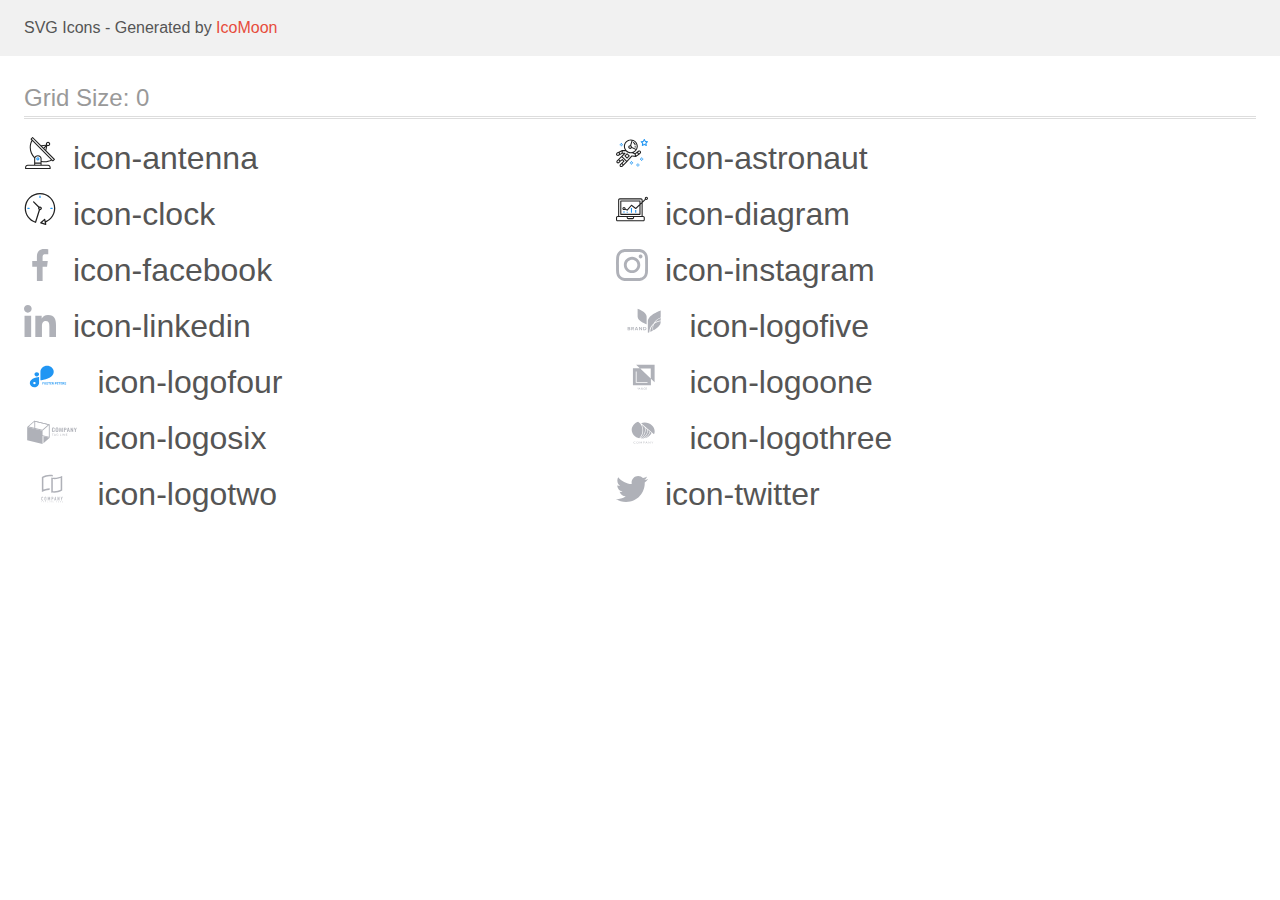
<file: images/symbol-defs-all/demo.html>
<!doctype html>
<html>
<head>
    <title>IcoMoon - SVG Icons</title>
    <meta charset="utf-8">
    <meta name="viewport" content="width=device-width, initial-scale=1">
    <link rel="stylesheet" href="demo-files/demo.css">
    <link rel="stylesheet" href="style.css">
</head>
<body>
<svg aria-hidden="true" style="position: absolute; width: 0; height: 0; overflow: hidden;" version="1.1" xmlns="http://www.w3.org/2000/svg" xmlns:xlink="http://www.w3.org/1999/xlink">
<defs>
<symbol id="icon-antenna" viewBox="0 0 32 32">
<path fill="#212121" style="fill: var(--color1, #212121)" d="M30.773 22.098l-8.443-8.505 0.937-4.616c0.225 0.090 0.485 0.144 0.758 0.146h0.007c0.008 0 0.017 0 0.026 0 1.192 0 2.159-0.967 2.159-2.159s-0.967-2.159-2.159-2.159c-1.192 0-2.159 0.967-2.159 2.159 0 0.259 0.046 0.508 0.13 0.739l-0.005-0.015-4.96 0.606-8.091-8.133c-0.096-0.098-0.229-0.159-0.376-0.16h-0c-0.14 0.001-0.274 0.057-0.373 0.155l-1.512 1.504c-0.096 0.097-0.156 0.23-0.156 0.377s0.060 0.281 0.156 0.377v0l0.814 0.825c-1.143 2.062-1.816 4.522-1.816 7.139 0 4.106 1.656 7.824 4.336 10.525l-0.001-0.001c0.043 0.041 0.092 0.074 0.146 0.097-0.032 0.164-0.051 0.353-0.052 0.546v6.188h-6.4c-1.472 0.001-2.666 1.194-2.667 2.666v1.067c0 0.295 0.239 0.534 0.534 0.534h24.534c0.294 0 0.533-0.239 0.533-0.534v-1.067c-0.002-1.472-1.195-2.665-2.666-2.666h-6.4v-2.742c1.003 0.21 2.024 0.317 3.049 0.32 2.58-0.003 5.005-0.663 7.117-1.822l-0.077 0.039 0.818 0.823c0.099 0.101 0.235 0.159 0.376 0.16 0.14-0.001 0.274-0.057 0.373-0.155l1.512-1.504c0.096-0.097 0.156-0.23 0.156-0.377s-0.060-0.281-0.156-0.377v0zM23.28 6.233c0.193-0.192 0.459-0.31 0.752-0.31 0.589 0 1.067 0.478 1.067 1.066s-0.477 1.066-1.067 1.066c-0 0-0 0-0 0h-0.004c-0.587-0.003-1.061-0.479-1.061-1.066 0-0.295 0.12-0.563 0.314-0.756l0-0h-0.002zM22.024 9.737l-0.598 2.946-1.175-1.183 1.774-1.763zM21.419 8.835l-1.92 1.909-1.486-1.493 3.406-0.416zM24.004 28.8c0.884 0 1.6 0.716 1.6 1.6v0 0.534h-23.466v-0.534c0-0.884 0.716-1.6 1.6-1.6v0h20.267zM16.538 26.666v1.067h-5.334v-1.067h5.334zM11.204 25.6v-4.053c0-1.294 1.196-2.346 2.667-2.346s2.667 1.053 2.667 2.346v4.053h-5.334zM17.604 23.904v-2.357c0-1.882-1.675-3.413-3.733-3.413-0.017-0-0.038-0-0.058-0-1.353 0-2.54 0.707-3.213 1.771l-0.009 0.016c-2.36-2.482-3.812-5.846-3.812-9.55 0-2.314 0.567-4.496 1.569-6.414l-0.036 0.077 18.602 18.709c-1.823 0.947-3.979 1.502-6.266 1.502-1.079 0-2.128-0.124-3.136-0.357l0.093 0.018zM28.893 23.22l-21.057-21.181 0.754-0.752 7.935 7.98c0.004 0 0.006 0.007 0.010 0.010l13.114 13.191-0.757 0.752z"></path>
<path fill="#2196f3" style="fill: var(--color2, #2196f3)" d="M13.876 20.267h-0.005c-0.001 0-0.002 0-0.002 0-0.884 0-1.6 0.716-1.6 1.6s0.715 1.599 1.597 1.6h0.005c0.001 0 0.001 0 0.002 0 0.884 0 1.6-0.716 1.6-1.6s-0.715-1.599-1.598-1.6h-0zM14.249 22.245c-0.096 0.096-0.229 0.155-0.376 0.155-0.295 0-0.534-0.239-0.534-0.534s0.238-0.533 0.532-0.533h0c0.293 0.001 0.531 0.239 0.531 0.533 0 0.148-0.060 0.282-0.157 0.378l-0 0h0.005z"></path>
</symbol>
<symbol id="icon-astronaut" viewBox="0 0 32 32">
<path fill="#2196f3" style="fill: var(--color2, #2196f3)" d="M31.974 4.524c-0.064-0.191-0.227-0.332-0.427-0.362l-0.003-0-1.911-0.278-0.855-1.731c-0.179-0.365-0.777-0.365-0.956 0l-0.855 1.731-1.911 0.278c-0.26 0.039-0.457 0.26-0.457 0.528 0 0.15 0.062 0.285 0.161 0.382l1.383 1.348-0.326 1.903c-0.034 0.2 0.048 0.402 0.212 0.522 0.166 0.12 0.383 0.135 0.562 0.040l1.709-0.899 1.709 0.899c0.072 0.038 0.157 0.061 0.247 0.061 0.295 0 0.534-0.239 0.534-0.534 0-0.031-0.003-0.062-0.008-0.092l0 0.003-0.326-1.903 1.383-1.348c0.099-0.097 0.161-0.233 0.161-0.382 0-0.059-0.009-0.115-0.027-0.168l0.001 0.004zM29.511 5.851c-0.126 0.122-0.183 0.299-0.153 0.472l0.191 1.114-1-0.526c-0.072-0.039-0.158-0.062-0.249-0.062s-0.177 0.023-0.252 0.063l0.003-0.001-1 0.526 0.191-1.114c0.005-0.027 0.008-0.059 0.008-0.091 0-0.149-0.061-0.285-0.16-0.381l-0-0-0.811-0.79 1.119-0.162c0.174-0.025 0.324-0.134 0.402-0.292l0.5-1.013 0.5 1.013c0.078 0.158 0.228 0.267 0.402 0.292l1.119 0.162-0.809 0.79zM26.134 20.522h-1.067v1.067h1.067v-1.067zM26.134 22.656h-1.067v1.066h1.067v-1.066zM27.2 21.589h-1.067v1.067h1.067v-1.067zM25.067 21.589h-1.067v1.067h1.067v-1.067zM22.4 26.389h-1.067v1.067h1.067v-1.067zM22.4 28.523h-1.067v1.067h1.067v-1.067zM23.467 27.456h-1.067v1.067h1.067v-1.067zM21.334 27.456h-1.067v1.067h1.067v-1.067zM16 24.256h-1.066v1.067h1.066v-1.067zM16 26.389h-1.066v1.067h1.066v-1.067zM17.067 25.322h-1.067v1.067h1.067v-1.067zM14.934 25.322h-1.067v1.067h1.067v-1.067zM5.867 6.122h-1.066v1.066h1.066v-1.066zM5.867 8.256h-1.066v1.066h1.066v-1.066zM6.933 7.189h-1.067v1.067h1.066v-1.067zM4.8 7.189h-1.067v1.067h1.067v-1.067z"></path>
<path fill="#212121" style="fill: var(--color1, #212121)" d="M24.715 14.16c-0.28-0.376-0.698-0.636-1.179-0.703l-0.009-0.001c-0.076-0.012-0.164-0.018-0.254-0.018-0.411 0-0.789 0.139-1.090 0.373l0.004-0.003-1.253 0.96-1.898 1.417-1.358-0.541c2.421-1.086 4.113-3.508 4.113-6.32 0-3.823-3.122-6.934-6.961-6.934s-6.961 3.11-6.961 6.934c0 1.386 0.415 2.674 1.12 3.759l-2.768-0.024c-0.009 0-0.016 0.005-0.023 0.005-0.057 0.003-0.11 0.014-0.159 0.033l0.004-0.001c-0.013 0.005-0.026 0.007-0.038 0.013-0.006 0.003-0.013 0.003-0.019 0.006l-3.233 1.596c-0 0-0.001 0-0.001 0.001l-1.893 0.91c-0.024 0.011-0.045 0.023-0.065 0.036l0.001-0.001c-0.482 0.324-0.795 0.867-0.795 1.483 0 0.297 0.073 0.577 0.201 0.823l-0.005-0.010c0.22 0.424 0.592 0.742 1.043 0.885l0.013 0.003c0.161 0.053 0.345 0.083 0.537 0.083 0.308 0 0.598-0.078 0.851-0.216l-0.009 0.005 1.388-0.738 2.264-1.169 1.357-0.008-5.442 5.415c0 0.001-0.001 0.001-0.001 0.001l-1.339 1.333c-0.303 0.299-0.491 0.714-0.491 1.173 0 0.002 0 0.003 0 0.005v-0c0.002 0.919 0.748 1.664 1.667 1.664 0.001 0 0.002 0 0.002 0h-0c0.428 0 0.854-0.162 1.18-0.485l1.314-1.309 1.741-1.3 0.901 0.897-3.102 3.088c-0.303 0.299-0.491 0.714-0.491 1.173 0 0.001 0 0.003 0 0.004v-0c0 0.445 0.174 0.864 0.49 1.179 0.302 0.3 0.717 0.485 1.176 0.485 0.001 0 0.002 0 0.003 0h-0c0.427 0 0.855-0.162 1.18-0.485l4.488-4.472c0.007-0.006 0.016-0.009 0.022-0.016l5.166-5.658 3.471 0.494c0.025 0.004 0.050 0.006 0.075 0.006 0.064 0 0.127-0.016 0.187-0.038 0.017-0.006 0.032-0.015 0.049-0.023 0.019-0.010 0.039-0.015 0.058-0.027l3.213-2.133c0.012-0.008 0.018-0.021 0.029-0.030 0.013-0.010 0.029-0.014 0.041-0.026l1.271-1.191c0.348-0.326 0.564-0.787 0.564-1.3 0-0.4-0.132-0.769-0.355-1.066l0.003 0.005zM2.13 17.77c-0.098 0.054-0.215 0.086-0.34 0.086-0.078 0-0.153-0.013-0.224-0.036l0.005 0.001c-0.294-0.093-0.504-0.364-0.504-0.683 0-0.235 0.114-0.444 0.289-0.575l0.002-0.001 1.314-0.632 0.316 0.924 0.133 0.389-0.992 0.527zM5.627 15.942l-1.548 0.8-0.255-0.746-0.184-0.537 2.027-1.001-0.040 1.484zM20.727 9.322c0 0.918-0.219 1.785-0.599 2.56l-4.181-1.899c-0.044-0.575-0.342-1.072-0.782-1.384l-0.006-0.004 1.464-4.861c2.377 0.757 4.104 2.975 4.104 5.588zM8.938 9.322c0-3.235 2.644-5.867 5.894-5.867 0.253 0 0.5 0.022 0.745 0.053l-1.432 4.753c-0.019 0-0.037-0.006-0.057-0.006-0 0-0.001 0-0.001 0-1.032 0-1.869 0.835-1.872 1.867v0c0.003 1.031 0.84 1.867 1.872 1.867 0 0 0 0 0.001 0h-0c0.695 0 1.295-0.383 1.618-0.944l3.863 1.755c-1.075 1.447-2.795 2.39-4.737 2.39-3.25 0-5.894-2.632-5.894-5.867zM14.895 10.122c0 0.441-0.362 0.8-0.806 0.8-0 0-0.001 0-0.001 0-0.443 0-0.802-0.358-0.804-0.8v-0c0-0.441 0.361-0.8 0.806-0.8s0.806 0.359 0.806 0.8zM2.464 25.146c-0.11 0.109-0.261 0.176-0.428 0.176s-0.317-0.067-0.427-0.175l0 0c-0.109-0.108-0.176-0.257-0.176-0.422s0.067-0.314 0.176-0.422l0-0 0.962-0.959 0.852 0.848-0.959 0.954zM5.678 28.88c-0.11 0.109-0.261 0.176-0.428 0.176s-0.317-0.067-0.427-0.175l0 0c-0.109-0.108-0.176-0.257-0.176-0.422s0.067-0.314 0.176-0.422l0-0 0.963-0.959 0.852 0.848-0.96 0.955zM9.16 25.411l-0.001 0.001-1.765 1.76-0.852-0.848 1.765-1.757c0.040-0.040 0.065-0.088 0.090-0.136 0.007-0.014 0.020-0.026 0.026-0.040 0.016-0.041 0.019-0.085 0.026-0.128 0.003-0.025 0.014-0.048 0.014-0.073 0-0.035-0.013-0.070-0.020-0.105-0.006-0.032-0.006-0.064-0.019-0.096-0.025-0.053-0.055-0.098-0.092-0.138l0 0c-0.010-0.012-0.014-0.026-0.025-0.038h-0.001s0-0.001-0.001-0.002l-1.607-1.6c-0.017-0.017-0.039-0.024-0.058-0.038-0.025-0.021-0.054-0.040-0.084-0.056l-0.003-0.001c-0.026-0.012-0.058-0.023-0.090-0.031l-0.003-0.001c-0.030-0.009-0.065-0.017-0.101-0.020l-0.002-0c-0.007-0-0.015-0-0.023-0-0.026 0-0.051 0.002-0.075 0.005l0.003-0c-0.036 0.005-0.069 0.009-0.104 0.021s-0.064 0.027-0.094 0.045c-0.020 0.011-0.043 0.015-0.061 0.029l-1.774 1.324-0.901-0.897 2.399-2.386 4.36 4.289-0.928 0.919zM15.979 18.394c-0.016-0.002-0.030 0.004-0.046 0.003-0.008-0-0.017-0.001-0.027-0.001-0.031 0-0.062 0.003-0.092 0.008l0.003-0c-0.070 0.011-0.132 0.035-0.187 0.070l0.002-0.001c-0.030 0.018-0.057 0.037-0.083 0.061-0.013 0.011-0.028 0.016-0.040 0.029l-4.698 5.146-4.328-4.256 2.833-2.818c0.096-0.097 0.156-0.23 0.156-0.377 0-0.295-0.239-0.534-0.534-0.534-0.001 0-0.001 0-0.002 0h0l-2.219 0.013 0.028-1.607 3.104 0.027c1.264 1.297 3.027 2.101 4.978 2.101 0.001 0 0.002 0 0.003 0h-0c0.438 0 0.864-0.046 1.28-0.122 0.040 0.032 0.080 0.064 0.129 0.085l2.41 0.96 0.152 0.758 0.178 0.886-3.003-0.427zM20.020 18.572l-0.313-1.558 1.446-1.080 0.946 1.257-2.080 1.381zM23.773 15.741l-0.837 0.785-0.931-1.236 0.831-0.637c0.155-0.119 0.351-0.168 0.543-0.143 0.193 0.027 0.364 0.128 0.48 0.284 0.088 0.117 0.141 0.265 0.141 0.426 0 0.206-0.087 0.391-0.226 0.521l-0 0z"></path>
<path fill="#212121" style="fill: var(--color1, #212121)" d="M13.602 18.544l-2.143-2.134c-0.096-0.096-0.229-0.155-0.376-0.155s-0.28 0.059-0.376 0.155l-2.143 2.133c-0.097 0.097-0.156 0.23-0.156 0.378s0.060 0.281 0.156 0.378l-0-0 2.142 2.134c0.096 0.096 0.229 0.156 0.376 0.156s0.28-0.059 0.376-0.156v0l2.143-2.134c0.097-0.097 0.157-0.23 0.157-0.378s-0.060-0.281-0.157-0.378l-0-0zM11.083 20.303l-1.387-1.381 1.386-1.381 1.387 1.381-1.387 1.381zM17.164 5.071l-0.258 1.036c0.071 0.018 1.738 0.452 1.738 2.149h1.067c0-2.017-1.666-2.965-2.547-3.184zM19.711 9.322h-1.067v1.066h1.067v-1.066z"></path>
</symbol>
<symbol id="icon-clock" viewBox="0 0 32 32">
<path fill="#212121" style="fill: var(--color1, #212121)" d="M31.296 15.301c-0.001-8.452-6.855-15.303-15.308-15.301s-15.303 6.855-15.301 15.308c0.002 6.788 4.422 12.543 10.541 14.545l0.108 0.031c0.061 0.019 0.123 0.029 0.187 0.029 0.12 0 0.238-0.032 0.342-0.094 0.135-0.080 0.236-0.207 0.283-0.357l3.865-12.25c1.054-0.004 1.906-0.859 1.906-1.913 0-1.056-0.856-1.913-1.913-1.913-0.303 0-0.59 0.071-0.845 0.196l0.011-0.005-5.106-5.107c-0.114-0.11-0.271-0.179-0.443-0.179-0.352 0-0.638 0.286-0.638 0.638 0 0.172 0.068 0.328 0.179 0.443l-0-0 5.103 5.109c-0.121 0.241-0.191 0.525-0.191 0.826 0 0.602 0.283 1.137 0.723 1.48l0.004 0.003-3.682 11.673c-7.278-2.681-11.004-10.754-8.324-18.032s10.754-11.004 18.032-8.323c7.278 2.681 11.004 10.754 8.323 18.032-1.345 3.581-4.003 6.406-7.374 7.938l-0.088 0.036-0.398-1.874c-0.063-0.291-0.318-0.506-0.624-0.506-0.164 0-0.313 0.062-0.426 0.163l0.001-0.001-3.837 3.426c-0.132 0.117-0.214 0.287-0.214 0.477 0 0.283 0.185 0.524 0.441 0.606l0.005 0.001 4.899 1.563c0.058 0.020 0.126 0.031 0.196 0.031 0.352 0 0.637-0.285 0.637-0.637 0-0.047-0.005-0.093-0.015-0.138l0.001 0.004-0.391-1.839c5.528-2.374 9.329-7.772 9.329-14.057 0-0.011 0-0.023-0-0.034v0.002zM15.992 14.664c0.352 0 0.638 0.286 0.638 0.638s-0.285 0.638-0.638 0.638v0c-0.352 0-0.638-0.286-0.638-0.638s0.286-0.638 0.638-0.638v0zM18.092 29.528l2.184-1.948 0.603 2.84-2.787-0.892z"></path>
<path fill="#2196f3" style="fill: var(--color2, #2196f3)" d="M15.354 3.185v1.275c0 0.352 0.286 0.638 0.638 0.638s0.638-0.285 0.638-0.638v0-1.275c0-0.352-0.285-0.638-0.638-0.638s-0.638 0.285-0.638 0.638v0zM3.876 14.664c-0.352 0-0.638 0.286-0.638 0.638s0.285 0.638 0.638 0.638h1.275c0.352 0 0.638-0.286 0.638-0.638s-0.285-0.638-0.638-0.638h-1.275zM28.108 15.939c0.352 0 0.638-0.286 0.638-0.638s-0.285-0.638-0.638-0.638h-1.275c-0.352 0-0.638 0.286-0.638 0.638s0.285 0.638 0.638 0.638h1.275z"></path>
</symbol>
<symbol id="icon-diagram" viewBox="0 0 32 32">
<path fill="#2196f3" style="fill: var(--color2, #2196f3)" d="M14.926 14.965h1.066v4.798h-1.066v-4.798zM19.19 17.097h1.066v2.665h-1.066v-2.665zM10.661 18.696h1.066v1.066h-1.066v-1.066zM7.463 18.163h1.066v1.599h-1.066v-1.599z"></path>
<path fill="#212121" style="fill: var(--color1, #212121)" d="M1.599 28.291h25.586c0 0 0 0 0 0 0.883 0 1.599-0.716 1.599-1.599v0-2.132c0-0.883-0.716-1.599-1.599-1.599v0h-0.533v-13.294l3.028-2.868c0.207 0.104 0.452 0.166 0.711 0.166 0.888 0 1.608-0.72 1.608-1.608s-0.72-1.608-1.608-1.608c-0.888 0-1.608 0.72-1.608 1.608 0 0.247 0.056 0.481 0.155 0.69l-0.004-0.010-2.281 2.162v-1.23c0-0.883-0.716-1.599-1.599-1.599v0h-21.323c-0.883 0-1.599 0.716-1.599 1.599v0 15.992h-0.533c-0.883 0-1.599 0.716-1.599 1.599v0 2.132c0 0.883 0.716 1.599 1.599 1.599v0zM30.384 4.837c0.294 0 0.533 0.239 0.533 0.533s-0.239 0.533-0.533 0.533v0c-0.294 0-0.533-0.239-0.533-0.533s0.239-0.533 0.533-0.533v0zM3.198 6.969c0-0.294 0.239-0.533 0.533-0.533h21.323c0.294 0 0.533 0.239 0.533 0.533v2.239l-1.066 1.013v-2.185c0-0.295-0.239-0.534-0.534-0.534h-19.189c-0.294 0-0.534 0.239-0.534 0.533v13.327c0 0.294 0.239 0.533 0.534 0.533h19.189c0.295 0 0.534-0.239 0.534-0.533v-9.675l1.066-1.010v12.283h-22.389v-15.991zM7.996 13.899c-0.001 0-0.003 0-0.005 0-0.883 0-1.599 0.716-1.599 1.599s0.716 1.599 1.599 1.599c0.432 0 0.824-0.172 1.112-0.45l-0 0 1.853 0.93c0.215 0.107 0.476 0.057 0.636-0.122l3.939-4.432 3.872 2.902c0.208 0.155 0.498 0.139 0.686-0.039l3.365-3.188v8.131h-18.123v-12.261h18.123v2.661l-3.771 3.572-3.904-2.927c-0.088-0.067-0.2-0.107-0.32-0.107-0.158 0-0.3 0.069-0.398 0.178l-0 0.001-3.993 4.493-1.493-0.746c0.011-0.064 0.017-0.128 0.020-0.193 0-0.883-0.716-1.599-1.599-1.599v0zM8.529 15.498c0 0.294-0.239 0.533-0.533 0.533s-0.533-0.239-0.533-0.533v0c0-0.294 0.239-0.533 0.533-0.533s0.533 0.239 0.533 0.533v0zM11.727 24.026h5.33v0.533c0 0.294-0.238 0.533-0.533 0.533h-4.265c-0.294 0-0.533-0.239-0.533-0.533v0-0.533zM1.067 24.56c0-0.294 0.238-0.533 0.533-0.533h9.062v0.533c0 0.883 0.716 1.599 1.599 1.599v0h4.265c0.883 0 1.599-0.716 1.599-1.599v0-0.533h9.062c0.294 0 0.533 0.239 0.533 0.533v2.132c0 0.294-0.239 0.533-0.533 0.533h-25.586c-0 0-0 0-0 0-0.294 0-0.533-0.239-0.533-0.533 0 0 0 0 0 0v0-2.132z"></path>
</symbol>
<symbol id="icon-facebook" viewBox="0 0 32 32">
<path fill="#afb1b8" style="fill: var(--color3, #afb1b8)" d="M21.328 5.312h2.923v-5.088c-1.232-0.143-2.66-0.224-4.108-0.224-0.052 0-0.104 0-0.156 0l0.008-0c-4.213 0-7.099 2.65-7.099 7.52v4.48h-4.646v5.688h4.646v14.312h5.699v-14.31h4.459l0.707-5.688h-5.168v-3.922c0-1.643 0.443-2.768 2.734-2.768z"></path>
</symbol>
<symbol id="icon-instagram" viewBox="0 0 32 32">
<path fill="#afb1b8" style="fill: var(--color3, #afb1b8)" d="M31.968 9.408c-0.074-1.701-0.349-2.869-0.742-3.882-0.424-1.111-1.054-2.059-1.85-2.837l-0.001-0.001c-0.78-0.792-1.724-1.419-2.778-1.827l-0.054-0.018c-1.019-0.394-2.181-0.667-3.882-0.742-1.712-0.082-2.256-0.101-6.602-0.101-4.344 0-4.888 0.019-6.595 0.094-1.699 0.074-2.869 0.349-3.88 0.742-1.112 0.424-2.060 1.054-2.839 1.85l-0.001 0.001c-0.791 0.78-1.418 1.724-1.825 2.778l-0.018 0.054c-0.395 1.019-0.669 2.181-0.744 3.882-0.082 1.712-0.101 2.256-0.101 6.602 0 4.344 0.019 4.888 0.094 6.595 0.075 1.701 0.35 2.869 0.744 3.882 0.426 1.11 1.055 2.057 1.849 2.837l0.001 0.001c0.8 0.813 1.77 1.443 2.832 1.843 1.019 0.395 2.182 0.67 3.882 0.744 1.707 0.075 2.251 0.094 6.595 0.094 4.346 0 4.89-0.019 6.595-0.094 1.701-0.074 2.869-0.349 3.882-0.742 2.157-0.85 3.833-2.526 4.664-4.628l0.019-0.055c0.394-1.019 0.669-2.182 0.744-3.882 0.075-1.707 0.093-2.251 0.093-6.595s-0.006-4.888-0.080-6.595zM29.088 22.474c-0.070 1.563-0.333 2.406-0.55 2.97-0.552 1.399-1.64 2.486-3.004 3.024l-0.036 0.012c-0.56 0.219-1.411 0.482-2.968 0.55-1.688 0.075-2.194 0.094-6.464 0.094-4.269 0-4.782-0.019-6.464-0.094-1.563-0.069-2.406-0.331-2.97-0.55-0.721-0.269-1.334-0.676-1.836-1.192l-0.001-0.001c-0.517-0.503-0.924-1.117-1.184-1.803l-0.011-0.034c-0.218-0.563-0.48-1.413-0.549-2.97-0.075-1.688-0.094-2.195-0.094-6.464 0-4.27 0.019-4.784 0.094-6.464 0.069-1.563 0.331-2.406 0.549-2.97 0.269-0.722 0.678-1.337 1.198-1.837l0.002-0.002c0.504-0.517 1.119-0.923 1.806-1.182l0.034-0.011c0.56-0.219 1.411-0.48 2.968-0.55 1.688-0.074 2.195-0.093 6.464-0.093 4.275 0 4.782 0.019 6.464 0.093 1.563 0.069 2.406 0.331 2.97 0.55 0.693 0.256 1.325 0.662 1.837 1.194 0.531 0.52 0.938 1.144 1.195 1.84 0.218 0.56 0.48 1.411 0.549 2.968 0.075 1.688 0.094 2.194 0.094 6.464 0 4.269-0.019 4.768-0.094 6.458z"></path>
<path fill="#afb1b8" style="fill: var(--color3, #afb1b8)" d="M16.059 7.782c-4.539 0.002-8.218 3.682-8.219 8.221v0c0.091 4.471 3.737 8.060 8.221 8.060s8.13-3.589 8.221-8.052l0-0.009c-0.001-4.54-3.681-8.22-8.221-8.221h-0zM16.059 21.334c-2.945-0-5.332-2.388-5.332-5.333s2.388-5.333 5.333-5.333c0 0 0.001 0 0.001 0h-0c2.946 0 5.334 2.388 5.334 5.334s-2.388 5.334-5.334 5.334v0zM26.525 7.458c0 1.060-0.86 1.92-1.92 1.92s-1.92-0.86-1.92-1.92v0c0-1.060 0.86-1.92 1.92-1.92s1.92 0.86 1.92 1.92v0z"></path>
</symbol>
<symbol id="icon-linkedin" viewBox="0 0 32 32">
<path fill="#afb1b8" style="fill: var(--color3, #afb1b8)" d="M31.992 32h0.008v-11.738c0-5.741-1.237-10.163-7.947-10.163-3.227 0-5.392 1.77-6.277 3.45h-0.093v-2.914h-6.365v21.363h6.627v-10.578c0-2.786 0.528-5.48 3.978-5.48 3.398 0 3.448 3.179 3.448 5.658v10.402h6.621zM0.528 10.635h6.635v21.365h-6.635v-21.365zM3.843 0c-2.123 0-3.843 1.721-3.843 3.843v0c0 2.12 1.722 3.878 3.843 3.878 2.12 0 3.842-1.757 3.842-3.878s-1.72-3.841-3.841-3.843h-0z"></path>
</symbol>
<symbol id="icon-logofive" viewBox="0 0 57 32">
<path fill="#afb1b8" style="fill: var(--color3, #afb1b8)" d="M14.27 23.859c0.13 0.147 0.199 0.332 0.196 0.521 0.001 0.012 0.001 0.026 0.001 0.039 0 0.117-0.026 0.227-0.073 0.326l0.002-0.005c-0.056 0.119-0.135 0.218-0.232 0.296l-0.002 0.001c-0.221 0.152-0.494 0.243-0.789 0.243-0.032 0-0.064-0.001-0.096-0.003l0.004 0h-1.549v-3.301h1.517c0.027-0.002 0.058-0.003 0.090-0.003 0.279 0 0.539 0.083 0.756 0.225l-0.005-0.003c0.098 0.076 0.176 0.171 0.227 0.277 0.051 0.108 0.074 0.224 0.068 0.341 0.009 0.181-0.053 0.361-0.176 0.505-0.118 0.131-0.281 0.222-0.462 0.258 0.205 0.034 0.391 0.134 0.523 0.283zM12.454 23.361h0.649c0.147 0.010 0.293-0.029 0.412-0.11 0.047-0.039 0.085-0.088 0.109-0.144l0.001-0.003c0.019-0.043 0.030-0.092 0.030-0.145 0-0.011-0.001-0.022-0.001-0.033l0 0.001c0.001-0.008 0.001-0.018 0.001-0.028 0-0.053-0.011-0.104-0.031-0.15l0.001 0.002c-0.025-0.058-0.062-0.108-0.108-0.147l-0.001-0c-0.105-0.071-0.234-0.113-0.373-0.113-0.018 0-0.036 0.001-0.054 0.002l0.002-0h-0.638v0.867zM13.578 24.627c0.051-0.040 0.091-0.091 0.118-0.149l0.001-0.003c0.022-0.046 0.034-0.101 0.034-0.158 0-0.009-0-0.018-0.001-0.027l0 0.001c0-0.007 0.001-0.016 0.001-0.024 0-0.059-0.013-0.115-0.037-0.165l0.001 0.002c-0.029-0.061-0.070-0.112-0.121-0.151l-0.001-0.001c-0.112-0.076-0.249-0.121-0.397-0.121-0.015 0-0.030 0-0.045 0.001l0.002-0h-0.68v0.908h0.689c0.155 0.008 0.308-0.032 0.435-0.115zM17.371 25.278l-0.843-1.291h-0.317v1.291h-0.726v-3.302h1.374c0.029-0.002 0.064-0.003 0.098-0.003 0.323 0 0.622 0.107 0.862 0.287l-0.004-0.003c0.192 0.179 0.308 0.415 0.327 0.666 0.002 0.021 0.002 0.045 0.002 0.069 0 0.241-0.086 0.461-0.228 0.633l0.001-0.002c-0.171 0.175-0.396 0.296-0.649 0.335l-0.006 0.001 0.899 1.319h-0.789zM16.21 23.538h0.594c0.412 0 0.619-0.166 0.619-0.5 0-0.008 0.001-0.017 0.001-0.027 0-0.063-0.013-0.122-0.035-0.176l0.001 0.003c-0.028-0.067-0.068-0.124-0.118-0.171l-0-0c-0.113-0.085-0.255-0.136-0.41-0.136-0.020 0-0.040 0.001-0.060 0.003l0.003-0h-0.601l0.007 1.005zM21.339 24.613h-1.446l-0.255 0.665h-0.761l1.328-3.265h0.823l1.323 3.265h-0.761l-0.25-0.665zM21.145 24.114l-0.529-1.394-0.529 1.394h1.057zM26.305 25.278h-0.72l-1.616-2.245v2.245h-0.719v-3.302h0.719l1.616 2.259v-2.259h0.72v3.302zM30.418 24.488c-0.149 0.249-0.376 0.452-0.652 0.582-0.28 0.132-0.608 0.209-0.955 0.209-0.021 0-0.041-0-0.062-0.001l0.003 0h-1.282v-3.302h1.283c0.018-0 0.039-0.001 0.060-0.001 0.345 0 0.673 0.075 0.968 0.209l-0.015-0.006c0.276 0.128 0.503 0.329 0.652 0.576 0.148 0.269 0.226 0.565 0.226 0.867s-0.077 0.597-0.226 0.866zM29.593 24.409c0.196-0.205 0.317-0.482 0.318-0.788v-0c0-0.289-0.113-0.569-0.318-0.788-0.223-0.177-0.509-0.284-0.82-0.284-0.029 0-0.058 0.001-0.086 0.003l0.004-0h-0.5v2.138h0.5c0.025 0.002 0.054 0.003 0.083 0.003 0.311 0 0.596-0.107 0.822-0.285l-0.003 0.002zM21.79 3.609s9.3 3.215 9.103 7.867v7.869s-9.294-3.216-9.1-7.869l-0.003-7.867zM39.179 17.503c1.757-1.107 3.788-1.792 5.909-1.994v-2.464c-2.444 0.863-4.517 2.427-5.909 4.458z"></path>
<path fill="#afb1b8" style="fill: var(--color3, #afb1b8)" d="M38.124 18.245c1.437-2.651 3.93-4.696 6.964-5.716v-7.098s-13.245 4.58-12.965 11.205v11.203s0.59-0.205 1.519-0.589c0-0.358 0-0.719 0.043-1.083 0.274-3.075 1.87-5.925 4.439-7.924z"></path>
<path fill="#afb1b8" style="fill: var(--color3, #afb1b8)" d="M36.864 22.407c0.069-0.777 0.225-1.546 0.463-2.294-1.599 1.725-2.568 3.867-2.769 6.122-0.020 0.213-0.030 0.426-0.036 0.645 1.105-0.483 1.942-0.895 2.761-1.334l-0.214 0.105c-0.235-1.067-0.304-2.159-0.206-3.244zM37.391 22.447c-0.026 0.273-0.041 0.589-0.041 0.909 0 0.718 0.074 1.419 0.216 2.094l-0.012-0.066c3.619-1.983 7.685-5.046 7.528-8.748v-0.323c-2.586 0.265-5.004 1.3-6.885 2.946-0.415 0.932-0.702 2.014-0.804 3.148l-0.003 0.040z"></path>
</symbol>
<symbol id="icon-logofour" viewBox="0 0 57 32">
<path fill="#2196f3" style="fill: var(--color2, #2196f3)" d="M12.878 11.255h-0.002c-1.279 0-2.316 0.921-2.316 2.058v0.002c0 1.137 1.037 2.058 2.316 2.058h0.002c1.279 0 2.316-0.922 2.316-2.058v-0.001c0-1.137-1.037-2.059-2.316-2.059zM29.971 10.597c-0.004-1.579-0.711-3.092-1.967-4.209s-2.958-1.745-4.734-1.749c-1.777 0.003-3.481 0.631-4.737 1.748s-1.964 2.63-1.968 4.209v8.706s13.405-1.327 13.406-8.704v-0.002zM5.867 22.16c0.003 1.099 0.496 2.151 1.37 2.928s2.058 1.214 3.294 1.218c1.236-0.003 2.42-0.441 3.294-1.218s1.366-1.829 1.37-2.927v-6.058s-9.327 0.924-9.327 6.057zM10.53 23.245c-0.242 0-0.477-0.063-0.678-0.183-0.195-0.115-0.35-0.281-0.447-0.48l-0.003-0.007c-0.059-0.121-0.093-0.264-0.093-0.415 0-0.075 0.009-0.148 0.025-0.219l-0.001 0.007c0.047-0.211 0.163-0.404 0.334-0.556s0.388-0.255 0.625-0.297c0.072-0.013 0.154-0.021 0.239-0.021 0.168 0 0.328 0.030 0.476 0.085l-0.009-0.003c0.223 0.082 0.414 0.221 0.548 0.4s0.206 0.388 0.206 0.603c0.001 0.143-0.030 0.285-0.092 0.417-0.066 0.139-0.155 0.256-0.263 0.352l-0.001 0.001c-0.113 0.101-0.248 0.181-0.397 0.236-0.139 0.053-0.3 0.083-0.467 0.083-0 0-0.001 0-0.001 0h0v-0.004zM19.956 22.647h-0.9v0.93h-0.469v-2.276h1.482v0.38h-1.013v0.588h0.9v0.378zM22.209 22.491c0 0.224-0.039 0.42-0.118 0.589s-0.193 0.299-0.341 0.391c-0.139 0.086-0.308 0.138-0.489 0.138-0.006 0-0.012-0-0.018-0h0.001c-0.189 0-0.357-0.045-0.505-0.136-0.149-0.094-0.267-0.226-0.341-0.382l-0.002-0.006c-0.078-0.165-0.123-0.358-0.123-0.561 0-0.007 0-0.014 0-0.021v0.001-0.112c0-0.224 0.040-0.421 0.12-0.591 0.081-0.171 0.195-0.302 0.342-0.392 0.148-0.092 0.316-0.138 0.506-0.138s0.357 0.046 0.505 0.138c0.148 0.091 0.262 0.221 0.342 0.392 0.081 0.17 0.122 0.366 0.122 0.589v0.101zM21.734 22.388c0-0.238-0.043-0.42-0.128-0.544-0.076-0.113-0.203-0.186-0.348-0.186-0.006 0-0.013 0-0.019 0l0.001-0c-0.005-0-0.012-0-0.018-0-0.144 0-0.271 0.073-0.346 0.183l-0.001 0.001c-0.085 0.122-0.129 0.301-0.13 0.538v0.111c0 0.232 0.043 0.412 0.128 0.54s0.208 0.192 0.369 0.192c0.006 0 0.012 0 0.018 0 0.143 0 0.269-0.073 0.343-0.183l0.001-0.001c0.084-0.124 0.127-0.304 0.128-0.541v-0.111zM23.729 22.98c0-0.004 0-0.009 0-0.013 0-0.077-0.037-0.145-0.093-0.189l-0.001-0c-0.062-0.048-0.175-0.098-0.338-0.15-0.15-0.047-0.278-0.1-0.399-0.163l0.014 0.006c-0.259-0.14-0.388-0.328-0.388-0.564 0-0.123 0.034-0.233 0.103-0.328 0.070-0.097 0.17-0.172 0.299-0.227 0.13-0.054 0.276-0.081 0.437-0.081 0.163 0 0.307 0.029 0.435 0.089 0.127 0.059 0.226 0.141 0.295 0.249 0.071 0.107 0.107 0.229 0.107 0.365h-0.469c0-0.104-0.032-0.185-0.098-0.242-0.066-0.059-0.158-0.087-0.276-0.087-0.115 0-0.204 0.025-0.267 0.074-0.058 0.042-0.096 0.109-0.096 0.185 0 0.002 0 0.004 0 0.006v-0c0 0.074 0.037 0.136 0.111 0.186 0.075 0.050 0.185 0.097 0.33 0.14 0.267 0.080 0.461 0.18 0.583 0.299s0.183 0.267 0.183 0.444c0 0.197-0.075 0.352-0.224 0.464s-0.349 0.167-0.601 0.167c-0.175 0-0.334-0.032-0.478-0.096-0.135-0.057-0.247-0.148-0.328-0.261l-0.002-0.002c-0.070-0.105-0.112-0.234-0.112-0.373 0-0.005 0-0.010 0-0.015v0.001h0.47c0 0.251 0.15 0.377 0.45 0.377 0.111 0 0.198-0.022 0.261-0.067 0.057-0.041 0.093-0.107 0.093-0.182 0-0.003-0-0.006-0-0.009v0zM26.231 21.682h-0.697v1.895h-0.469v-1.895h-0.686v-0.38h1.853v0.38zM27.868 22.591h-0.9v0.61h1.056v0.377h-1.525v-2.276h1.522v0.38h-1.053v0.542h0.9v0.367zM29.142 22.744h-0.373v0.833h-0.469v-2.276h0.845c0.269 0 0.476 0.060 0.622 0.18s0.219 0.289 0.219 0.508c0 0.155-0.034 0.285-0.101 0.389-0.075 0.109-0.179 0.194-0.3 0.245l-0.005 0.002 0.492 0.93v0.021h-0.503l-0.427-0.832zM28.769 22.364h0.379c0.117 0 0.208-0.029 0.273-0.089 0.060-0.059 0.097-0.141 0.097-0.231 0-0.006-0-0.012-0-0.018l0 0.001c0-0.108-0.030-0.192-0.092-0.253s-0.154-0.092-0.28-0.092h-0.377v0.683zM31.609 22.775v0.802h-0.469v-2.276h0.887c0.171 0 0.321 0.031 0.45 0.094 0.13 0.062 0.23 0.151 0.3 0.267 0.069 0.115 0.105 0.245 0.105 0.392 0 0.223-0.077 0.399-0.229 0.528-0.153 0.128-0.363 0.193-0.633 0.193h-0.411zM31.609 22.396h0.419c0.124 0 0.219-0.029 0.283-0.087 0.066-0.059 0.099-0.142 0.099-0.25 0-0.005 0-0.011 0-0.017 0-0.098-0.037-0.187-0.099-0.254l0 0c-0.066-0.068-0.156-0.104-0.272-0.106h-0.43v0.715zM34.574 22.591h-0.9v0.61h1.056v0.377h-1.525v-2.276h1.522v0.38h-1.053v0.542h0.9v0.367zM36.75 21.682h-0.697v1.895h-0.469v-1.895h-0.687v-0.38h1.853v0.38zM38.387 22.591h-0.899v0.61h1.056v0.377h-1.525v-2.276h1.522v0.38h-1.053v0.542h0.9v0.367zM39.661 22.744h-0.373v0.833h-0.469v-2.276h0.846c0.269 0 0.476 0.060 0.622 0.18s0.219 0.289 0.219 0.508c0 0.155-0.034 0.285-0.101 0.389-0.075 0.109-0.179 0.194-0.301 0.245l-0.005 0.002 0.492 0.93v0.021h-0.503l-0.427-0.832zM39.287 22.364h0.378c0.117 0 0.209-0.029 0.273-0.089 0.060-0.059 0.097-0.141 0.097-0.232 0-0.006-0-0.012-0-0.018l0 0.001c0-0.108-0.030-0.192-0.092-0.253-0.060-0.061-0.154-0.092-0.279-0.092h-0.377v0.683zM42.042 22.98c0-0.004 0-0.009 0-0.013 0-0.077-0.037-0.146-0.094-0.189l-0.001-0c-0.062-0.048-0.175-0.098-0.338-0.15-0.15-0.047-0.278-0.1-0.399-0.163l0.014 0.006c-0.259-0.14-0.388-0.328-0.388-0.564 0-0.123 0.035-0.233 0.103-0.328 0.070-0.097 0.17-0.172 0.299-0.227 0.13-0.054 0.276-0.081 0.437-0.081 0.163 0 0.307 0.029 0.435 0.089 0.127 0.059 0.226 0.141 0.295 0.249 0.071 0.107 0.107 0.229 0.107 0.365h-0.469c0-0.104-0.032-0.185-0.098-0.242-0.066-0.059-0.158-0.087-0.276-0.087-0.115 0-0.204 0.025-0.267 0.074-0.058 0.042-0.096 0.109-0.096 0.186 0 0.002 0 0.003 0 0.005v-0c0 0.074 0.037 0.136 0.111 0.186s0.185 0.097 0.33 0.14c0.267 0.080 0.461 0.18 0.583 0.299s0.183 0.267 0.183 0.444c0 0.197-0.075 0.352-0.224 0.464s-0.349 0.167-0.601 0.167c-0.175 0-0.334-0.032-0.478-0.096-0.135-0.057-0.247-0.148-0.328-0.261l-0.002-0.002c-0.070-0.105-0.112-0.234-0.112-0.373 0-0.005 0-0.010 0-0.015v0.001h0.47c0 0.251 0.15 0.377 0.45 0.377 0.111 0 0.198-0.022 0.261-0.067 0.057-0.041 0.094-0.107 0.094-0.182 0-0.003-0-0.006-0-0.009v0z"></path>
</symbol>
<symbol id="icon-logoone" viewBox="0 0 57 32">
<path fill="#afb1b8" style="fill: var(--color3, #afb1b8)" d="M20.267 3.733l3.738 3.538-6.938-0.004v17.167h18.133v-6.564l3.733 3.534v-17.671h-18.667zM35.036 17.455l-10.597-10.032h10.597v10.032zM31.746 21.923h-11.81v-11.545h0.835v10.763h10.975v0.781zM22.725 26.72l-0.436 0.899-0.436-0.899h-0.366l0.637 1.198v0.698h0.331v-0.698l0.635-1.198h-0.364zM23.274 28.616l0.154-0.442h0.734l0.155 0.442h0.344l-0.717-1.896h-0.296l-0.716 1.896h0.342zM23.794 27.123l0.275 0.786h-0.549l0.275-0.787zM25.531 27.863c-0.045 0.067-0.071 0.149-0.071 0.238 0 0.001 0 0.002 0 0.003v-0c0 0.16 0.056 0.29 0.168 0.389s0.263 0.149 0.45 0.149c0.188 0 0.349-0.051 0.485-0.153l0.107 0.126h0.367l-0.278-0.33c0.109-0.149 0.164-0.341 0.164-0.574h-0.275c0 0.128-0.027 0.244-0.079 0.348l-0.366-0.432 0.129-0.094c0.078-0.053 0.144-0.119 0.195-0.195l0.002-0.003c0.038-0.061 0.060-0.136 0.060-0.216 0-0.001 0-0.002 0-0.003v0c0-0.002 0-0.005 0-0.007 0-0.117-0.051-0.221-0.132-0.293l-0-0c-0.084-0.076-0.197-0.123-0.32-0.123-0.007 0-0.013 0-0.020 0l0.001-0c-0.153 0-0.274 0.044-0.364 0.13s-0.135 0.203-0.135 0.352c0 0.061 0.014 0.123 0.043 0.189 0.030 0.065 0.082 0.144 0.155 0.237-0.14 0.101-0.235 0.188-0.282 0.261zM26.387 28.283c-0.081 0.066-0.185 0.106-0.299 0.107h-0c-0.005 0-0.010 0-0.015 0-0.082 0-0.156-0.031-0.212-0.083l0 0c-0.052-0.052-0.085-0.123-0.085-0.203 0-0.004 0-0.007 0-0.011l-0 0.001c0-0.101 0.052-0.192 0.156-0.271l0.041-0.029 0.414 0.489zM26.047 27.443c-0.090-0.11-0.134-0.202-0.134-0.275 0-0.063 0.019-0.116 0.055-0.157 0.034-0.039 0.084-0.063 0.139-0.063 0.003 0 0.005 0 0.008 0h-0c0.002-0 0.004-0 0.007-0 0.052 0 0.1 0.020 0.135 0.054l-0-0c0.037 0.035 0.056 0.077 0.056 0.126 0 0.002 0 0.005 0 0.007 0 0.071-0.031 0.134-0.080 0.177l-0 0-0.041 0.032-0.145 0.099zM29.133 28.473c0.13-0.114 0.205-0.272 0.224-0.474h-0.328c-0.018 0.135-0.059 0.232-0.124 0.29s-0.163 0.087-0.292 0.087c-0.141 0-0.249-0.054-0.323-0.162s-0.11-0.264-0.11-0.469v-0.167c0.002-0.203 0.041-0.355 0.117-0.46 0.077-0.105 0.188-0.157 0.331-0.157 0.123 0 0.217 0.030 0.28 0.091s0.104 0.158 0.12 0.294h0.328c-0.021-0.207-0.095-0.368-0.222-0.482s-0.296-0.171-0.506-0.171c-0.155 0-0.292 0.037-0.411 0.111-0.119 0.076-0.213 0.183-0.27 0.31l-0.002 0.005c-0.060 0.133-0.096 0.288-0.096 0.451 0 0.008 0 0.016 0 0.023l-0-0.001v0.177c0.003 0.174 0.035 0.327 0.098 0.46s0.151 0.234 0.266 0.306c0.116 0.071 0.249 0.107 0.4 0.107 0.216 0 0.389-0.056 0.519-0.169zM31.069 28.207c0.064-0.141 0.097-0.304 0.097-0.49v-0.105c0-0.006 0-0.013 0-0.020 0-0.169-0.036-0.329-0.102-0.473l0.003 0.007c-0.060-0.134-0.156-0.243-0.274-0.318l-0.003-0.002c-0.119-0.075-0.256-0.112-0.411-0.112s-0.291 0.037-0.411 0.113c-0.119 0.075-0.211 0.182-0.277 0.324-0.062 0.137-0.098 0.297-0.098 0.466 0 0.008 0 0.016 0 0.025l-0-0.001v0.107c0.001 0.181 0.034 0.341 0.099 0.48 0.066 0.139 0.159 0.246 0.279 0.322 0.121 0.075 0.258 0.112 0.411 0.112 0.156 0 0.293-0.037 0.412-0.112 0.119-0.076 0.212-0.183 0.276-0.323zM30.716 27.135c0.080 0.112 0.119 0.274 0.119 0.484v0.099c0 0.213-0.039 0.376-0.118 0.487-0.078 0.111-0.19 0.167-0.336 0.167-0.004 0-0.009 0-0.014 0-0.134 0-0.253-0.067-0.324-0.17l-0.001-0.001c-0.081-0.114-0.121-0.275-0.121-0.483v-0.109c0.002-0.204 0.043-0.362 0.122-0.473 0.071-0.102 0.188-0.168 0.321-0.168 0.005 0 0.010 0 0.014 0l-0.001-0c0.146 0 0.259 0.056 0.338 0.168z"></path>
</symbol>
<symbol id="icon-logosix" viewBox="0 0 57 32">
<path fill="#afb1b8" style="fill: var(--color3, #afb1b8)" d="M28.493 14.618c-0.203-0.262-0.326-0.596-0.326-0.958 0-0.036 0.001-0.071 0.004-0.107l-0 0.005v-1.538c0-0.471 0.107-0.829 0.321-1.075 0.213-0.245 0.581-0.367 1.101-0.366 0.489 0 0.837 0.105 1.042 0.313 0.224 0.266 0.333 0.591 0.308 0.919v0.362h-0.875v-0.366c0.003-0.119-0.005-0.239-0.026-0.358-0.015-0.087-0.060-0.161-0.125-0.212l-0.001-0.001c-0.079-0.053-0.175-0.084-0.279-0.084-0.013 0-0.026 0.001-0.039 0.001l0.002-0c-0.011-0.001-0.025-0.001-0.038-0.001-0.11 0-0.212 0.033-0.297 0.090l0.002-0.001c-0.072 0.058-0.124 0.139-0.145 0.232l-0 0.003c-0.022 0.105-0.035 0.226-0.035 0.351 0 0.010 0 0.021 0 0.031l-0-0.002v1.866c-0.014 0.18 0.025 0.36 0.112 0.524 0.045 0.056 0.104 0.1 0.172 0.126l0.003 0.001c0.051 0.020 0.111 0.032 0.173 0.032 0.019 0 0.037-0.001 0.055-0.003l-0.002 0c0.011 0.001 0.024 0.001 0.037 0.001 0.102 0 0.197-0.032 0.274-0.087l-0.002 0.001c0.068-0.056 0.115-0.135 0.13-0.224l0-0.002c0.020-0.124 0.030-0.249 0.027-0.374v-0.379h0.875v0.346c0.002 0.027 0.003 0.059 0.003 0.091 0 0.332-0.115 0.638-0.308 0.878l0.002-0.003c-0.201 0.228-0.544 0.342-1.047 0.342s-0.884-0.122-1.1-0.375zM32.137 14.634c-0.221-0.24-0.332-0.588-0.332-1.050v-1.618c0-0.457 0.11-0.803 0.332-1.037s0.59-0.351 1.109-0.35c0.515 0 0.882 0.117 1.103 0.35 0.221 0.235 0.333 0.58 0.333 1.037v1.617c0 0.457-0.112 0.807-0.337 1.049s-0.59 0.361-1.1 0.361-0.886-0.122-1.109-0.359zM33.653 14.245c0.079-0.149 0.115-0.314 0.105-0.478v-1.981c0.001-0.016 0.002-0.035 0.002-0.053 0-0.152-0.039-0.296-0.107-0.421l0.002 0.005c-0.046-0.057-0.107-0.101-0.176-0.128l-0.003-0.001c-0.051-0.020-0.11-0.031-0.171-0.031-0.021 0-0.042 0.001-0.062 0.004l0.002-0c-0.018-0.002-0.038-0.004-0.059-0.004-0.062 0-0.121 0.011-0.176 0.032l0.003-0.001c-0.072 0.027-0.133 0.071-0.179 0.128l-0.001 0.001c-0.080 0.147-0.116 0.308-0.105 0.469v1.99c-0.011 0.165 0.025 0.329 0.105 0.479 0.051 0.050 0.114 0.091 0.185 0.118 0.067 0.027 0.144 0.042 0.225 0.042s0.158-0.016 0.229-0.044l-0.004 0.001c0.071-0.028 0.133-0.068 0.185-0.118v-0.010zM35.735 10.626h0.942l0.708 2.984 0.725-2.984h0.916l0.093 4.307h-0.678l-0.073-2.994-0.699 2.994h-0.544l-0.724-3.005-0.067 3.005h-0.685l0.085-4.307zM40.176 10.626h1.468c0.845 0 1.268 0.407 1.268 1.223 0 0.781-0.445 1.171-1.335 1.17h-0.5v1.914h-0.906l0.005-4.308zM41.43 12.467c0.090 0.010 0.18 0.003 0.267-0.021 0.085-0.023 0.165-0.062 0.231-0.115 0.104-0.146 0.15-0.316 0.131-0.486 0.001-0.014 0.001-0.031 0.001-0.047 0-0.122-0.016-0.241-0.047-0.353l0.002 0.009c-0.014-0.046-0.037-0.085-0.067-0.119l0 0c-0.032-0.035-0.070-0.064-0.112-0.085l-0.002-0.001c-0.105-0.045-0.228-0.071-0.357-0.071-0.017 0-0.033 0-0.050 0.001l0.002-0h-0.351v1.287h0.352zM44.219 10.626h0.973l0.998 4.307h-0.845l-0.197-0.993h-0.868l-0.203 0.993h-0.857l0.998-4.307zM45.050 13.442l-0.339-1.808-0.339 1.808h0.677zM46.996 10.626h0.635l1.213 2.457v-2.457h0.752v4.307h-0.603l-1.221-2.565v2.565h-0.777l0.002-4.307zM51.357 13.291l-1.009-2.659h0.85l0.616 1.708 0.578-1.708h0.832l-0.997 2.659v1.642h-0.869v-1.643zM29.892 16.817v0.225h-0.739v1.75h-0.31v-1.75h-0.743v-0.225h1.792zM32.21 18.793h-0.239c-0.002 0-0.004 0-0.007 0-0.023 0-0.044-0.007-0.061-0.019l0 0c-0.017-0.011-0.031-0.026-0.039-0.045l-0-0.001-0.214-0.469h-1.026l-0.213 0.469c-0.007 0.021-0.018 0.039-0.033 0.053l-0 0c-0.017 0.012-0.039 0.019-0.062 0.019-0.002 0-0.004-0-0.006-0h-0.239l0.906-1.975h0.315l0.917 1.968zM30.709 18.059h0.855l-0.363-0.804c-0.023-0.051-0.046-0.112-0.064-0.176l-0.003-0.010c-0.013 0.037-0.023 0.074-0.034 0.105l-0.033 0.083-0.358 0.803zM33.771 18.598c0.057 0.003 0.114 0.003 0.171 0 0.049-0.004 0.097-0.012 0.145-0.023 0.044-0.009 0.088-0.021 0.131-0.036 0.040-0.014 0.080-0.031 0.121-0.049v-0.444h-0.362c-0.001 0-0.002 0-0.003 0-0.017 0-0.033-0.006-0.046-0.016l0 0c-0.006-0.004-0.010-0.010-0.014-0.016l-0-0c-0.003-0.005-0.004-0.011-0.004-0.018 0-0.001 0-0.001 0-0.002v0-0.151h0.703v0.757c-0.11 0.068-0.237 0.123-0.372 0.158l-0.010 0.002c-0.075 0.019-0.15 0.033-0.227 0.041-0.088 0.009-0.176 0.012-0.265 0.012-0.003 0-0.007 0-0.011 0-0.159 0-0.312-0.027-0.455-0.077l0.010 0.003c-0.14-0.049-0.26-0.119-0.364-0.208l0.002 0.001c-0.097-0.086-0.176-0.19-0.231-0.307l-0.002-0.006c-0.053-0.117-0.083-0.253-0.083-0.397 0-0.004 0-0.009 0-0.013v0.001c-0-0.004-0-0.008-0-0.012 0-0.145 0.030-0.283 0.084-0.407l-0.003 0.007c0.052-0.117 0.132-0.224 0.234-0.313 0.103-0.089 0.227-0.158 0.363-0.205 0.155-0.051 0.32-0.076 0.485-0.074 0.084 0 0.169 0.005 0.252 0.017 0.074 0.011 0.146 0.027 0.215 0.050 0.064 0.020 0.124 0.047 0.181 0.078 0.055 0.031 0.108 0.065 0.158 0.103l-0.087 0.122c-0.007 0.011-0.017 0.020-0.029 0.026l-0 0c-0.012 0.007-0.026 0.010-0.042 0.011h-0c-0.021-0-0.040-0.006-0.057-0.016l0.001 0c-0.037-0.017-0.066-0.033-0.094-0.050l0.005 0.003c-0.034-0.019-0.074-0.037-0.115-0.052l-0.006-0.002c-0.046-0.017-0.102-0.032-0.16-0.043l-0.007-0.001c-0.065-0.011-0.141-0.017-0.218-0.017-0.004 0-0.008 0-0.013 0h0.001c-0.003-0-0.007-0-0.011-0-0.121 0-0.238 0.020-0.346 0.057l0.008-0.002c-0.101 0.035-0.192 0.088-0.267 0.156-0.072 0.067-0.129 0.149-0.166 0.241l-0.002 0.005c-0.038 0.098-0.061 0.211-0.061 0.329s0.022 0.232 0.063 0.336l-0.002-0.006c0.039 0.093 0.101 0.178 0.181 0.249 0.074 0.068 0.164 0.121 0.264 0.156 0.115 0.034 0.237 0.047 0.359 0.039zM36.659 18.567h0.989v0.225h-1.291v-1.975h0.309l-0.007 1.75zM38.677 18.793h-0.309v-1.975h0.309v1.975zM39.83 16.827c0.019 0.009 0.034 0.021 0.047 0.036l0 0 1.324 1.489c-0.001-0.011-0.001-0.023-0.001-0.035s0-0.025 0.001-0.037l-0 0.002v-1.472h0.27v1.984h-0.156c-0.003 0-0.007 0-0.010 0-0.021 0-0.040-0.004-0.058-0.012l0.001 0c-0.019-0.010-0.035-0.022-0.048-0.037l-0-0-1.323-1.488v1.536h-0.259v-1.975h0.161c0.018 0 0.035 0.003 0.051 0.009zM43.753 16.817v0.217h-1.098v0.652h0.89v0.21h-0.89v0.674h1.098v0.218h-1.417v-1.971h1.417zM11.286 4.617l13.757 3.372v11.818l-13.757-3.371v-11.82zM10.404 3.609v13.401l15.52 3.806v-13.399l-15.52-3.807z"></path>
<path fill="#afb1b8" style="fill: var(--color3, #afb1b8)" d="M18.722 27.036l-15.522-3.809v-13.399l15.522 3.807v13.401z"></path>
<path fill="#afb1b8" style="fill: var(--color3, #afb1b8)" d="M10.661 4.465l13.578 3.33-5.774 4.987-13.579-3.332 5.776-4.986zM10.404 3.609l-7.204 6.219 15.522 3.808 7.202-6.22-15.52-3.807zM19.595 26.282l6.329-5.466-6.33-1.552v7.019z"></path>
</symbol>
<symbol id="icon-logothree" viewBox="0 0 57 32">
<path fill="#afb1b8" style="fill: var(--color3, #afb1b8)" d="M19.417 26.187c0.009 0 0.017 0.002 0.025 0.005s0.015 0.007 0.021 0.013l-0-0 0.116 0.111c-0.091 0.090-0.202 0.162-0.327 0.211-0.129 0.048-0.278 0.076-0.434 0.076-0.011 0-0.021-0-0.032-0l0.002 0c-0.149 0.003-0.298-0.021-0.436-0.071-0.128-0.046-0.237-0.114-0.33-0.2l0.001 0.001c-0.090-0.085-0.161-0.188-0.21-0.302l-0.002-0.006c-0.047-0.114-0.075-0.246-0.075-0.385 0-0.004 0-0.008 0-0.012v0.001c-0-0.006-0-0.013-0-0.020 0-0.272 0.118-0.516 0.305-0.684l0.001-0.001c0.099-0.087 0.218-0.155 0.349-0.201 0.143-0.048 0.296-0.072 0.45-0.070 0.008-0 0.018-0 0.028-0 0.139 0 0.273 0.024 0.398 0.067l-0.009-0.003c0.115 0.044 0.221 0.104 0.313 0.179l-0.098 0.118c-0.007 0.008-0.015 0.015-0.024 0.021l-0 0c-0.010 0.006-0.021 0.009-0.034 0.009-0.002 0-0.004-0-0.006-0l0 0c-0.016-0.001-0.030-0.005-0.043-0.012l0 0-0.052-0.032-0.073-0.041c-0.066-0.032-0.144-0.057-0.225-0.070l-0.005-0.001c-0.048-0.008-0.104-0.013-0.161-0.013-0.004 0-0.009 0-0.013 0h0.001c-0.003-0-0.007-0-0.011-0-0.112 0-0.219 0.020-0.319 0.055l0.007-0.002c-0.098 0.034-0.182 0.085-0.254 0.15l0.001-0.001c-0.073 0.068-0.128 0.149-0.164 0.237-0.038 0.089-0.059 0.193-0.059 0.302 0 0.004 0 0.008 0 0.011v-0.001c-0 0.004-0 0.008-0 0.013 0 0.11 0.022 0.215 0.061 0.311l-0.002-0.005c0.036 0.087 0.091 0.167 0.162 0.236 0.067 0.064 0.149 0.115 0.242 0.147 0.095 0.034 0.196 0.051 0.299 0.051 0.059 0.001 0.119-0.003 0.178-0.010 0.148-0.015 0.28-0.074 0.385-0.164l-0.001 0.001c0.015-0.012 0.034-0.020 0.055-0.020h0zM22.775 25.629c0 0.003 0 0.008 0 0.012 0 0.138-0.029 0.269-0.081 0.387l0.002-0.006c-0.052 0.12-0.126 0.222-0.218 0.304l-0.001 0.001c-0.097 0.086-0.211 0.154-0.337 0.198l-0.007 0.002c-0.132 0.045-0.284 0.071-0.442 0.071s-0.31-0.026-0.452-0.074l0.010 0.003c-0.132-0.047-0.245-0.115-0.342-0.202l0.001 0.001c-0.093-0.084-0.168-0.187-0.219-0.303l-0.002-0.006c-0.050-0.116-0.078-0.251-0.078-0.393s0.029-0.277 0.081-0.4l-0.003 0.007c0.050-0.115 0.125-0.22 0.221-0.309 0.097-0.085 0.213-0.15 0.341-0.194 0.132-0.046 0.284-0.072 0.442-0.072s0.31 0.026 0.452 0.075l-0.010-0.003c0.129 0.045 0.246 0.114 0.343 0.201 0.096 0.088 0.171 0.192 0.22 0.305 0.054 0.127 0.081 0.261 0.078 0.396zM22.47 25.629c0-0.005 0-0.011 0-0.017 0-0.108-0.020-0.211-0.058-0.305l0.002 0.006c-0.071-0.182-0.216-0.322-0.396-0.384l-0.005-0.001c-0.096-0.033-0.206-0.052-0.321-0.052s-0.225 0.019-0.329 0.054l0.007-0.002c-0.096 0.034-0.178 0.085-0.246 0.15l0-0c-0.068 0.064-0.122 0.143-0.156 0.232l-0.001 0.004c-0.035 0.094-0.055 0.202-0.055 0.316s0.020 0.222 0.058 0.322l-0.002-0.006c0.071 0.182 0.217 0.322 0.399 0.383l0.005 0.001c0.207 0.068 0.435 0.068 0.643 0 0.093-0.033 0.177-0.083 0.245-0.148 0.070-0.069 0.123-0.149 0.156-0.236 0.039-0.101 0.058-0.209 0.055-0.316zM25.067 25.96l0.031 0.070c0.011-0.025 0.021-0.048 0.033-0.070 0.013-0.027 0.026-0.050 0.039-0.072l-0.002 0.003 0.743-1.174c0.015-0.020 0.028-0.033 0.043-0.037s0.033-0.007 0.051-0.007c0.003 0 0.007 0 0.010 0l-0-0h0.22v1.909h-0.26v-1.463c-0.001-0.010-0.001-0.021-0.001-0.033s0-0.023 0.001-0.035l-0 0.002-0.748 1.19c-0.010 0.018-0.025 0.033-0.043 0.043l-0.001 0c-0.018 0.010-0.040 0.016-0.063 0.016-0 0-0.001 0-0.001 0h-0.042c-0 0-0.001 0-0.002 0-0.023 0-0.044-0.006-0.063-0.016l0.001 0c-0.018-0.010-0.033-0.025-0.043-0.043l-0-0.001-0.77-1.198v1.532h-0.251v-1.905h0.219c0.003-0 0.007-0 0.010-0 0.018 0 0.036 0.002 0.052 0.007l-0.001-0c0.018 0.008 0.032 0.021 0.041 0.037l0.759 1.175c0.014 0.020 0.026 0.042 0.037 0.066l0.001 0.003zM27.863 25.865v0.715h-0.29v-1.906h0.649c0.123-0.002 0.244 0.012 0.362 0.042 0.094 0.023 0.181 0.064 0.256 0.119 0.062 0.049 0.111 0.112 0.144 0.184l0.001 0.003c0.035 0.078 0.051 0.161 0.050 0.244 0 0.003 0 0.008 0 0.012 0 0.172-0.082 0.325-0.209 0.422l-0.001 0.001c-0.075 0.057-0.163 0.1-0.258 0.126-0.098 0.028-0.211 0.044-0.327 0.044-0.008 0-0.016-0-0.024-0l-0.351-0.005zM27.863 25.66h0.352c0.076 0.001 0.153-0.009 0.226-0.029 0.062-0.018 0.116-0.046 0.164-0.083l-0.001 0.001c0.082-0.068 0.133-0.169 0.133-0.282 0-0.002 0-0.003-0-0.005v0c0-0.006 0.001-0.013 0.001-0.021 0-0.049-0.011-0.095-0.030-0.137l0.001 0.002c-0.024-0.052-0.059-0.095-0.101-0.13l-0.001-0.001c-0.097-0.065-0.217-0.104-0.345-0.104-0.016 0-0.032 0.001-0.048 0.002l0.002-0h-0.352v0.786zM31.772 26.582h-0.229c-0.001 0-0.003 0-0.004 0-0.022 0-0.043-0.007-0.060-0.018l0 0c-0.016-0.011-0.029-0.026-0.038-0.044l-0-0.001-0.197-0.461h-0.994l-0.205 0.461c-0.018 0.037-0.055 0.062-0.099 0.062-0.001 0-0.002 0-0.003-0h-0.23l0.873-1.909h0.302l0.884 1.909zM30.332 25.874h0.82l-0.346-0.777c-0.027-0.059-0.048-0.118-0.066-0.179l-0.034 0.1c-0.010 0.030-0.021 0.059-0.032 0.081l-0.343 0.775zM33.029 24.683c0.017 0.008 0.032 0.020 0.043 0.034l1.273 1.439v-1.482h0.26v1.909h-0.145c-0.001 0-0.002 0-0.003 0-0.020 0-0.040-0.004-0.057-0.012l0.001 0c-0.018-0.009-0.034-0.021-0.047-0.035l-0-0-1.27-1.438c0.001 0.010 0.001 0.021 0.001 0.033s-0 0.023-0.001 0.034l0-0.002v1.419h-0.26v-1.909h0.154c0.018 0 0.036 0.003 0.052 0.009zM36.748 25.823v0.758h-0.291v-0.757l-0.804-1.15h0.26c0.002-0 0.004-0 0.006-0 0.021 0 0.040 0.006 0.056 0.016l-0-0c0.016 0.013 0.029 0.027 0.039 0.043l0.503 0.742c0.020 0.032 0.038 0.061 0.052 0.089s0.027 0.054 0.037 0.081l0.037-0.082c0.014-0.030 0.031-0.059 0.050-0.087l0.496-0.747c0.011-0.015 0.023-0.029 0.037-0.040l0-0c0.016-0.012 0.036-0.019 0.057-0.019 0.002 0 0.004 0 0.006 0h0.263l-0.805 1.155zM24.923 21.47c0.126 0.014 0.254 0.025 0.384 0.035 1.962-0.763 3.622-2.011 4.772-3.588s1.739-3.415 1.694-5.282l-2.162-1.878c0.439 1.988 0.234 4.043-0.594 5.935s-2.245 3.547-4.094 4.779z"></path>
<path fill="#afb1b8" style="fill: var(--color3, #afb1b8)" d="M24.151 21.382l0.058 0.011c1.975-1.228 3.481-2.942 4.323-4.922s0.981-4.133 0.4-6.181l-3.080-2.676c1.245 2.199 1.747 4.661 1.445 7.099-0.301 2.437-1.392 4.75-3.147 6.669zM34.596 14.841c-0.523 2.052-1.794 3.902-3.623 5.276-0.5 0.38-1.064 0.737-1.658 1.043l-0.065 0.030c1.49-0.38 2.859-1.053 4.003-1.966s2.030-2.042 2.592-3.3l-1.249-1.084z"></path>
<path fill="#afb1b8" style="fill: var(--color3, #afb1b8)" d="M34.106 14.539l-1.778-1.545c-0.034 1.762-0.611 3.483-1.669 4.986s-2.562 2.732-4.352 3.559h0.009c0.399 0 0.797-0.021 1.194-0.062 1.673-0.594 3.151-1.538 4.302-2.748s1.94-2.65 2.295-4.189zM24.409 6.485l-2.122-1.845c-1.897 0.637-3.527 1.756-4.68 3.212s-1.772 3.179-1.778 4.946c0.007 1.952 0.763 3.846 2.149 5.383 1.385 1.536 3.321 2.628 5.501 3.101 1.946-2.060 3.085-4.605 3.252-7.266s-0.647-5.299-2.323-7.531zM39.008 14.254c-0.007-2.316-1.070-4.535-2.955-6.173s-4.439-2.561-7.105-2.567c-0.006 0-0.014-0-0.021-0-1.281 0-2.512 0.213-3.66 0.606l0.079-0.024 12.989 11.286c0.423-0.919 0.671-1.995 0.672-3.128v-0z"></path>
</symbol>
<symbol id="icon-logotwo" viewBox="0 0 57 32">
<path fill="#afb1b8" style="fill: var(--color3, #afb1b8)" d="M26.727 3.165h-0.073c-0.112-0.007-0.224-0.010-0.336-0.012h-0.243c-0.212 0-0.428 0.005-0.642 0.016-0.007-0.001-0.016-0.001-0.024-0.001s-0.017 0-0.025 0.001l0.001-0c-2.059 0.12-3.971 0.635-5.699 1.47l0.090-0.039-0.23 0.111v11.809l0.54-0.183c0.474-0.163 0.978-0.309 1.5-0.445 1.29-0.345 2.775-0.553 4.305-0.573l0.012-0v1.551c-0.193 0.001-0.38 0.006-0.568 0.016h-0.045c-1.212 0.068-2.348 0.25-3.442 0.537l0.12-0.027c-1.503 0.382-2.82 0.91-4.044 1.586l0.087-0.044v-15.145c1.195-0.711 2.578-1.29 4.042-1.665l0.11-0.024c1.173-0.315 2.52-0.499 3.909-0.505h0.231c0.273 0.007 0.539 0.019 0.788 0.038 0.658 0.046 1.31 0.15 1.949 0.311v1.527c-0.544-0.133-1.189-0.234-1.849-0.282l-0.039-0.002-0.039-0.003c-0.132-0.011-0.263-0.022-0.386-0.022zM29.415 4.726c0.339 0.026 0.69 0.038 1.044 0.038 1.464-0.006 2.881-0.198 4.231-0.554l-0.117 0.026c1.502-0.383 2.819-0.912 4.043-1.587l-0.087 0.044v14.875c-1.195 0.71-2.578 1.289-4.042 1.665l-0.11 0.024c-1.173 0.314-2.52 0.498-3.91 0.503h-0.004c-0.029 0-0.062 0-0.096 0-1.020 0-2.010-0.128-2.955-0.368l0.083 0.018v-14.972c0.229 0.053 0.466 0.102 0.706 0.142 0.394 0.067 0.81 0.115 1.214 0.145zM36.985 4.842l-0.54 0.181c-0.496 0.167-0.997 0.316-1.5 0.449-1.344 0.36-2.888 0.569-4.48 0.575h-0.004c-0.352 0-0.676-0.010-0.989-0.030l-0.43-0.028v12.148l0.37 0.032c0.342 0.030 0.696 0.045 1.052 0.045 1.257-0.006 2.473-0.172 3.631-0.48l-0.1 0.023c1.059-0.269 1.977-0.608 2.848-1.031l-0.088 0.039 0.23-0.111v-11.812z"></path>
<path fill="#afb1b8" style="fill: var(--color3, #afb1b8)" d="M19.060 24.113c-0.145-0.15-0.348-0.243-0.572-0.243-0.010 0-0.020 0-0.030 0.001l0.001-0c-0.004-0-0.008-0-0.012-0-0.121 0-0.236 0.024-0.34 0.067l0.006-0.002c-0.205 0.082-0.364 0.243-0.442 0.444l-0.002 0.005c-0.043 0.107-0.063 0.22-0.062 0.335v2.023c-0.005 0.142 0.022 0.284 0.079 0.415 0.048 0.104 0.117 0.196 0.203 0.271 0.081 0.068 0.175 0.117 0.277 0.144 0.099 0.027 0.201 0.042 0.302 0.042 0.113 0.001 0.224-0.023 0.326-0.070 0.304-0.135 0.512-0.434 0.512-0.781v-0.226h-0.53v0.18c0 0.004 0 0.008 0 0.012 0 0.060-0.011 0.118-0.032 0.171l0.001-0.003c-0.018 0.045-0.044 0.083-0.077 0.114l-0 0c-0.061 0.047-0.137 0.076-0.221 0.077h-0c-0.009 0.001-0.020 0.002-0.031 0.002-0.089 0-0.168-0.043-0.216-0.11l-0.001-0.001c-0.044-0.071-0.071-0.158-0.071-0.251 0-0.007 0-0.014 0-0.021l-0 0.001v-1.887c-0.003-0.105 0.019-0.208 0.065-0.302 0.049-0.075 0.132-0.124 0.227-0.124 0.011 0 0.022 0.001 0.033 0.002l-0.001-0c0.003-0 0.006-0 0.010-0 0.092 0 0.174 0.045 0.226 0.114l0.001 0.001c0.055 0.071 0.088 0.162 0.088 0.26 0 0.004-0 0.008-0 0.012v-0.001 0.175h0.524v-0.206c0-0.003 0-0.006 0-0.009 0-0.124-0.024-0.243-0.067-0.352l0.002 0.006c-0.041-0.111-0.102-0.205-0.177-0.285l0 0zM22.202 24.091c-0.161-0.137-0.371-0.221-0.601-0.223h-0c-0.108 0-0.215 0.020-0.316 0.057-0.218 0.078-0.391 0.239-0.483 0.443l-0.002 0.005c-0.053 0.123-0.080 0.257-0.077 0.392v1.94c-0.004 0.137 0.023 0.272 0.077 0.397 0.048 0.105 0.117 0.197 0.205 0.271 0.081 0.075 0.176 0.133 0.279 0.171 0.101 0.037 0.208 0.057 0.316 0.057 0.231-0.001 0.442-0.087 0.603-0.229l-0.001 0.001c0.084-0.076 0.152-0.168 0.199-0.271 0.054-0.125 0.081-0.261 0.077-0.397v-1.941c0-0.005 0-0.011 0-0.017 0-0.135-0.029-0.264-0.080-0.381l0.002 0.006c-0.049-0.111-0.117-0.205-0.199-0.283l-0-0zM21.955 26.706c0.001 0.009 0.001 0.019 0.001 0.030 0 0.099-0.041 0.188-0.106 0.251l-0 0c-0.067 0.056-0.154 0.091-0.249 0.091s-0.182-0.034-0.25-0.091l0.001 0c-0.066-0.063-0.106-0.152-0.106-0.25 0-0.011 0-0.022 0.002-0.032l-0 0.001v-1.941c-0.001-0.009-0.001-0.019-0.001-0.030 0-0.098 0.041-0.187 0.106-0.25l0-0c0.067-0.056 0.154-0.091 0.249-0.091s0.182 0.034 0.25 0.091l-0.001-0c0.066 0.063 0.106 0.152 0.106 0.25 0 0.011-0 0.021-0.001 0.032l0-0.001v1.941zM26.329 27.573v-3.675h-0.508l-0.668 1.945h-0.009l-0.674-1.945h-0.503v3.674h0.525v-2.235h0.010l0.514 1.58h0.262l0.518-1.58h0.010v2.235h0.525zM29.311 24.157c-0.081-0.091-0.183-0.16-0.297-0.201-0.108-0.036-0.232-0.057-0.361-0.057-0.007 0-0.014 0-0.021 0h-0.779v3.675h0.524v-1.435h0.269c0.164 0.007 0.326-0.027 0.473-0.1 0.12-0.068 0.217-0.163 0.286-0.278l0.002-0.003c0.060-0.098 0.101-0.206 0.12-0.32 0.018-0.116 0.028-0.249 0.028-0.385 0-0.012-0-0.023-0-0.035l0 0.002c0.005-0.176-0.012-0.353-0.051-0.525-0.037-0.132-0.104-0.246-0.193-0.338l0 0zM29.041 25.277c-0.002 0.070-0.020 0.136-0.050 0.194l0.001-0.003c-0.030 0.056-0.077 0.101-0.133 0.128l-0.002 0.001c-0.065 0.030-0.14 0.047-0.22 0.047-0.010 0-0.019-0-0.028-0.001l0.001 0h-0.239v-1.249h0.27c0.008-0 0.016-0.001 0.025-0.001 0.077 0 0.149 0.017 0.214 0.048l-0.003-0.001c0.054 0.031 0.096 0.078 0.122 0.134l0.001 0.002c0.029 0.065 0.044 0.134 0.046 0.205v0.244c0 0.085 0.005 0.174 0 0.252h-0.005zM31.791 23.899h-0.429l-0.81 3.675h0.524l0.154-0.789h0.714l0.154 0.789h0.523l-0.829-3.675zM31.308 26.283l0.258-1.332h0.010l0.256 1.332h-0.523zM35.173 26.112h-0.010l-0.79-2.213h-0.503v3.675h0.523v-2.21h0.011l0.8 2.209h0.493v-3.674h-0.523v2.213zM38.372 23.899l-0.421 1.461h-0.011l-0.421-1.461h-0.554l0.719 2.122v1.553h0.524v-1.553l0.719-2.121h-0.555zM17.6 28.611h0.252v0.708h0.171v-0.708h0.251v-0.145h-0.674v0.146zM19.721 28.465l-0.331 0.853h0.182l0.070-0.194h0.34l0.073 0.194h0.187l-0.339-0.853h-0.182zM19.694 28.981l0.116-0.316 0.116 0.316h-0.232zM21.818 29.004h0.197v0.11c-0.055 0.044-0.126 0.072-0.203 0.072h-0c-0.004 0-0.008 0-0.012 0-0.068 0-0.129-0.032-0.169-0.081l-0-0c-0.040-0.057-0.063-0.127-0.063-0.203 0-0.007 0-0.013 0.001-0.020l-0 0.001c0-0.19 0.082-0.285 0.245-0.285 0.006-0.001 0.012-0.001 0.018-0.001 0.084 0 0.155 0.058 0.174 0.136l0 0.001 0.169-0.033c-0.036-0.166-0.156-0.251-0.362-0.251-0.003-0-0.007-0-0.011-0-0.11 0-0.211 0.042-0.287 0.11l0-0c-0.076 0.075-0.124 0.18-0.124 0.296 0 0.011 0 0.022 0.001 0.033l-0-0.001c-0 0.006-0 0.013-0 0.020 0 0.115 0.041 0.22 0.11 0.301l-0.001-0.001c0.075 0.078 0.181 0.126 0.297 0.126 0.009 0 0.018-0 0.027-0.001l-0.001 0c0.004 0 0.009 0 0.014 0 0.134 0 0.257-0.052 0.348-0.137l-0 0v-0.336h-0.37v0.144zM23.959 28.465h-0.173v0.853h0.597v-0.145h-0.425v-0.708zM25.77 28.465h-0.173v0.853h0.173v-0.853zM27.539 29.035l-0.349-0.57h-0.167v0.853h0.16v-0.557l0.343 0.557h0.172v-0.853h-0.158v0.57zM29.14 28.942h0.425v-0.145h-0.425v-0.187h0.457v-0.146h-0.63v0.853h0.647v-0.145h-0.475v-0.231zM33.020 28.802h-0.336v-0.336h-0.171v0.853h0.171v-0.373h0.336v0.373h0.172v-0.853h-0.172v0.337zM34.629 28.942h0.427v-0.145h-0.427v-0.187h0.459v-0.146h-0.629v0.853h0.646v-0.145h-0.475v-0.231zM36.812 28.943c0.149-0.023 0.224-0.102 0.224-0.237 0.001-0.007 0.001-0.015 0.001-0.024 0-0.068-0.033-0.128-0.085-0.166l-0.001-0c-0.063-0.032-0.137-0.051-0.216-0.051-0.012 0-0.023 0-0.035 0.001l0.002-0h-0.362v0.853h0.172v-0.357h0.034c0.004-0 0.009-0 0.014-0 0.034 0 0.066 0.007 0.094 0.020l-0.001-0.001c0.025 0.015 0.046 0.037 0.061 0.062l0.186 0.271h0.205l-0.104-0.166c-0.047-0.083-0.111-0.152-0.187-0.203l-0.002-0.001zM36.639 28.825h-0.126v-0.214h0.135c0.011-0.001 0.023-0.001 0.036-0.001 0.049 0 0.097 0.008 0.141 0.023l-0.003-0.001c0.023 0.021 0.037 0.050 0.037 0.083 0 0.037-0.018 0.069-0.045 0.090l-0 0c-0.043 0.014-0.092 0.021-0.142 0.021-0.011 0-0.022-0-0.033-0.001l0.002 0zM38.459 28.942h0.425v-0.145h-0.425v-0.187h0.459v-0.146h-0.631v0.853h0.647v-0.145h-0.475v-0.231z"></path>
</symbol>
<symbol id="icon-twitter" viewBox="0 0 32 32">
<path fill="#afb1b8" style="fill: var(--color3, #afb1b8)" d="M32 6.078c-1.1 0.493-2.376 0.857-3.713 1.028l-0.068 0.007c1.36-0.817 2.382-2.078 2.873-3.579l0.013-0.046c-1.198 0.722-2.591 1.273-4.076 1.573l-0.084 0.014c-1.2-1.279-2.9-2.076-4.787-2.076-3.622 0-6.558 2.936-6.558 6.558 0 0.001 0 0.003 0 0.004v-0c0 0.52 0.043 1.021 0.152 1.496-5.454-0.266-10.28-2.88-13.522-6.861-0.564 0.949-0.899 2.092-0.902 3.313v0.001c0 2.272 1.171 4.286 2.914 5.451-1.091-0.030-2.107-0.325-2.994-0.823l0.033 0.017v0.072c0.003 3.165 2.236 5.807 5.213 6.44l0.043 0.008c-0.499 0.136-1.071 0.215-1.662 0.215-0.020 0-0.041-0-0.061-0l0.003 0c-0.419 0-0.843-0.024-1.242-0.112 0.85 2.598 3.261 4.509 6.13 4.57-2.215 1.746-5.046 2.8-8.123 2.8-0.004 0-0.008 0-0.012 0h0.001c-0.538 0-1.053-0.026-1.57-0.091 2.827 1.846 6.287 2.944 10.004 2.944 0.021 0 0.042-0 0.063-0h-0.003c12.072 0 18.672-10 18.672-18.669 0-0.288-0.010-0.57-0.024-0.848 1.299-0.936 2.391-2.065 3.258-3.356l0.030-0.047z"></path>
</symbol>
</defs>
</svg>

<header class="bgc1 clearfix">
<div class="mhl">
    <p>SVG Icons - Generated by <a href="https://icomoon.io/app">IcoMoon</a></p>
</div>
</header>
    <div class="clearfix mhl ptl">
        <h1 class="mvm mtn fgc1">Grid Size: 0</h1>
        <div class="glyph fs1">
            <div class="clearfix pbs">
                <svg class="icon icon-antenna"><use xlink:href="#icon-antenna"></use></svg><span class="name"> icon-antenna</span>
            </div>
        </div>
        <div class="glyph fs1">
            <div class="clearfix pbs">
                <svg class="icon icon-astronaut"><use xlink:href="#icon-astronaut"></use></svg><span class="name"> icon-astronaut</span>
            </div>
        </div>
        <div class="glyph fs1">
            <div class="clearfix pbs">
                <svg class="icon icon-clock"><use xlink:href="#icon-clock"></use></svg><span class="name"> icon-clock</span>
            </div>
        </div>
        <div class="glyph fs1">
            <div class="clearfix pbs">
                <svg class="icon icon-diagram"><use xlink:href="#icon-diagram"></use></svg><span class="name"> icon-diagram</span>
            </div>
        </div>
        <div class="glyph fs1">
            <div class="clearfix pbs">
                <svg class="icon icon-facebook"><use xlink:href="#icon-facebook"></use></svg><span class="name"> icon-facebook</span>
            </div>
        </div>
        <div class="glyph fs1">
            <div class="clearfix pbs">
                <svg class="icon icon-instagram"><use xlink:href="#icon-instagram"></use></svg><span class="name"> icon-instagram</span>
            </div>
        </div>
        <div class="glyph fs1">
            <div class="clearfix pbs">
                <svg class="icon icon-linkedin"><use xlink:href="#icon-linkedin"></use></svg><span class="name"> icon-linkedin</span>
            </div>
        </div>
        <div class="glyph fs1">
            <div class="clearfix pbs">
                <svg class="icon icon-logofive"><use xlink:href="#icon-logofive"></use></svg><span class="name"> icon-logofive</span>
            </div>
        </div>
        <div class="glyph fs1">
            <div class="clearfix pbs">
                <svg class="icon icon-logofour"><use xlink:href="#icon-logofour"></use></svg><span class="name"> icon-logofour</span>
            </div>
        </div>
        <div class="glyph fs1">
            <div class="clearfix pbs">
                <svg class="icon icon-logoone"><use xlink:href="#icon-logoone"></use></svg><span class="name"> icon-logoone</span>
            </div>
        </div>
        <div class="glyph fs1">
            <div class="clearfix pbs">
                <svg class="icon icon-logosix"><use xlink:href="#icon-logosix"></use></svg><span class="name"> icon-logosix</span>
            </div>
        </div>
        <div class="glyph fs1">
            <div class="clearfix pbs">
                <svg class="icon icon-logothree"><use xlink:href="#icon-logothree"></use></svg><span class="name"> icon-logothree</span>
            </div>
        </div>
        <div class="glyph fs1">
            <div class="clearfix pbs">
                <svg class="icon icon-logotwo"><use xlink:href="#icon-logotwo"></use></svg><span class="name"> icon-logotwo</span>
            </div>
        </div>
        <div class="glyph fs1">
            <div class="clearfix pbs">
                <svg class="icon icon-twitter"><use xlink:href="#icon-twitter"></use></svg><span class="name"> icon-twitter</span>
            </div>
        </div>
  </div>
<script defer src="svgxuse.js"></script>
</body>
</html>
</file>
<file: css/styles.css>
:root {
    --text-title-color: #212121;
    --primary-text-color: #757575;
    --acent-color: #2196F3;
    --primary-background-color: #FFFFFF;
}

body {
    background-color: var(--primary-background-color);
    color: var(--primary-text-color);
    font-family: Roboto, sans-serif;
    margin: 0;

}

*,
*::before,
*::after {
    box-sizing: border-box;
}

.container {
    width: 1200px;
    padding-right: 15px;
    padding-left: 15px;
    margin: 0 auto;
    /* outline: 1px solid #2196F3; */
}

/* ХЕДЕР */
.header {
    box-sizing: border-box;
    height: 80px;
    border: 1px #ECECEC;
    background-color: #ffffff;
    border-bottom: 1px solid #EEEEEE;

}

.main-nav {
    display: flex;
    align-items: center;

}

.logo {
    display: block;
    padding-top: 24px;
    padding-bottom: 24px;
    margin-right: 93px;
    font-family: 'Raleway';
    font-weight: 700;
    font-size: 26px;
    line-height: 1.2;
    letter-spacing: 0.03em;
    color: #000000;
    text-decoration: none;
}

.logo-web {
    color: var(--acent-color);
}

.nav-list {
    display: flex;
    margin-right: auto;
}

.nav-links {
    display: flex;
    /* margin-left: 93px; */
    list-style: none;
    text-decoration: none;
    padding: 0;
    margin: 0;
}


.nav-links .item {
    margin-right: 50px;
}

.nav-links .item:last-child {
    margin-right: 0;
}

/* або останні два класи можна записати разом:
.nav-links .item:not( :last-child) {
    margin-right: 50px;
}
 */

.nav-link {
    display: block;
    padding-top: 32px;
    padding-bottom: 32px;

    text-decoration: none;
    color: var(--text-title-color);
    font-weight: 500;
    font-size: 14px;
    line-height: 1.2;
    letter-spacing: 0.02em;
    /* background-color: tomato; */

}

.nav-link:hover,
.nav-link:focus {
    color: var(--acent-color);
}

.studio {
    color: var(--acent-color);
}

.portfolio {
    color: var(--acent-color);
}

.header-contacts {
    display: flex;
    list-style: none;
    text-decoration: none;
    padding: 0;
    margin: 0;
}

.header-contacts .item:not( :last-child) {
    margin-right: 50px;
}

/* .header-contacts .item {
    display: flex;
    align-items: center;
} */

/*  але в майбутньому може з’явитися ще один конткакт чи лемент, тому краще зайву геометрію прибирати так:
.header-contacts .item + .item {
    margin-left: 50px
}
тоді не треба буде лізти в стилі після додавання ще одного елементу
 */

.contact-link {
    display: flex;
    align-items: center;
    text-decoration: none;
    padding-top: 32px;
    padding-bottom: 32px;
    color: var(--primary-text-color);
    font-weight: 500;
    font-size: 14px;
    line-height: 1.2;
    letter-spacing: 0.02em;
    /* background-color: teal; */
}

.contact-link:hover,
.contact-link:focus,
.contact-link-hover {
    color: var(--acent-color);
}

.email {
    color: var(--acent-color);
}


.icon-smartphone {
    width: 10px;
    height: 16px;
    margin-right: 10px;
    fill: currentColor;
}


.icon-envelope {
    width: 16px;
    height: 12px;
    margin-right: 10px;
    fill: currentColor;
}

.icon-envelope:hover,
.icon-envelope:focus {
    fill: var(--acent-color);
}

/* ГЕРОЙ */
.hero {
    background-color: #2F303A;
    margin: 0;
    padding-top: 200px;
    padding-bottom: 200px;
    height: 600px;
    max-width: 1600px;
    margin-left: auto;
    margin-right: auto;
    background-image: linear-gradient(to right,
            rgba(47, 48, 58, 0.4),
            rgba(47, 48, 58, 0.4)),
        url(../images/hero.jpeg);
    background-repeat: no-repeat;
    background-size: cover;
    background-position: center;
    /* outline: 1px solid tomato; */

}

.title {
    margin-top: 0;
    margin-bottom: 30px;
    font-weight: 900;
    font-size: 44px;
    line-height: 1.5;
    text-align: center;
    letter-spacing: 0.06em;
    text-transform: uppercase;
    color: #FFFFFF
}

.button {
    background-color: var(--acent-color);
    color: #FFFFFF;
    font-family: inherit;
    font-weight: 700;
    font-size: 16px;
    line-height: 1.9;
    display: flex;
    align-items: center;
    text-align: center;
    letter-spacing: 0.06em;
    border-radius: 4px;
    padding: 10px 32px;
    min-width: 200px;
    cursor: pointer;
    margin-left: auto;
    margin-right: auto;
}

/* ФОН в герої, оверлей */
/* .overlay {
    max-width: 1600px;
    height: 600px;
    margin-left: auto;
    margin-right: auto;
    background-image: url(../css/imagescss/hero.jpeg);
    background-repeat: no-repeat;
    background-size: cover;
    background-position: center;
} */

/* ПЕРЕВАГИ */
.benefits {
    background-color: var(--primary-background-color);
    padding-top: 94px;
    padding-bottom: 94px;
}

.visually-hidden {
    position: absolute;
    width: 1px;
    height: 1px;
    margin: -1px;
    border: 0;
    padding: 0;
    white-space: nowrap;
    clip-path: inset(100%);
    clip: rect(0 0 0 0);
    overflow: hidden;
}

.benerits-list {
    display: flex;
    line-height: 0;
    list-style: none;
    margin-top: 0;
    margin-bottom: 0;
    padding-left: 0;
    /* background-color: orange; */
    /* margin-right: 30px; */
}

.benerits-list>.item {
    width: calc((100% - 90px) /4);
    margin-right: 30px;
}

.benerits-list>.item:last-child {
    margin-right: 0px;
}

.thumb {
    display: flex;
    /* outline: 1px solid tomato; */
    width: 270px;
    height: 120px;
    margin-bottom: 30px;
    margin-right: 30px;
    background-color: #F5F4FA;
    align-items: center;
    justify-content: center;
    border-radius: 4px;
}

.benefits-icon {
    width: 70px;
    height: 70px;
    /* fill: currentColor; */
    /* outline: 1px solid green; */
    /* align-items: center;
    justify-content: center; */
}

.benefits-title {
    color: var(--text-title-color);
    font-size: 14px;
    line-height: 1.2;
    letter-spacing: 0.03em;
    text-transform: uppercase;
    margin-top: 0;
    margin-bottom: 10px;
}

.benefits-description {
    color: var(--primary-text-color);
    font-size: 14px;
    line-height: 1.5;
    letter-spacing: 0.03em;
}

/* ЧИМ ЗАЙМАЄМОСЯ */
.our-work {
    background-color: var(--primary-background-color);
    margin-top: 0;
    padding-bottom: 94px;
}

.our-work-title {
    margin-top: 0;
    margin-bottom: 50px;
    font-size: 36px;
    line-height: 1.4;
    text-align: center;
    letter-spacing: 0.03em;
    color: var(--text-title-color);
}

.our-work-list {
    display: flex;
    list-style: none;
    margin-top: 0;
    margin-bottom: 0;
    padding-left: 0;
}

.our-work-list .item {
    width: calc((100% - 60px) /3);
    margin-right: 30px;
    line-height: 0;
}

.our-work-list .item:last-child {
    margin-right: 0;
}

/* КОМАНДА */
.team {
    background-color: #F5F4FA;
    padding-top: 94px;
    padding-bottom: 94px;

}


.team-title {
    margin-top: 0;
    margin-bottom: 50px;
    font-size: 36px;
    line-height: 1.2;
    text-align: center;
    letter-spacing: 0.03em;
    color: var(--text-title-color);
}


.team-list {
    display: flex;
    list-style: none;
    margin-bottom: 0;
    margin-top: 0;
    padding-left: 0;
}

.team-list>.item {
    width: calc((100% - 90px) /4);
    margin-right: 30px;
}

.team-list>.item:last-child {
    margin-right: 0px;
}

.team-card {
    display: block;
    line-height: 0;
}

.team-cardbox {
    box-sizing: border-box;
    padding-top: 30px;
    padding-bottom: 30px;
    width: 270px;
    background-color: var(--primary-background-color);
    box-shadow: 0px 1px 3px rgba(0, 0, 0, 0.12), 0px 1px 1px rgba(0, 0, 0, 0.14), 0px 2px 1px rgba(0, 0, 0, 0.2);
    border-radius: 0px 0px 4px 4px;
}

.team-member-title {
    font-weight: 500;
    font-size: 16px;
    line-height: 1.2;
    letter-spacing: 0.03em;
    color: var(--text-title-color);
    text-align: center;
    margin-top: 0;
    margin-bottom: 10px;
}

.position {
    font-size: 16px;
    line-height: 1.2;
    letter-spacing: 0.03em;
    color: var(--primary-text-color);
    text-align: center;
    margin-top: 0;
    margin-bottom: 16px;
}

/* ІКОНКИ СОЦМЕРЕЖ */

.socialmedia-list {
    display: flex;
    align-items: center;
    justify-content: center;
    gap: 10px;
    list-style: none;
    padding: 0;
}

.social-item {}

.social-link {
    display: flex;
    align-items: center;
    justify-content: center;
    width: 44px;
    height: 44px;
    background-color: var(--primary-background-color);
    border-radius: 50%;
}

.social-icon {
    width: 20px;
    height: 20px;
    fill: #AFB1B8;
}

.social-link:hover,
.social-link:focus {
    background-color: var(--acent-color);
}

.social-link:hover .social-icon {
    fill: #FFFFFF;
}

.social-link:focus .social-icon {
    fill: #FFFFFF;
}

/* ПОСТІЙНІ КЛІЄНТИ */
.clients {
    background-color: var(--primary-background-color);
    padding-top: 94px;
    padding-bottom: 94px;

}

.clients-title {
    margin-top: 0;
    margin-bottom: 50px;
    font-size: 36px;
    line-height: 1.2;
    text-align: center;
    letter-spacing: 0.03em;
    color: var(--text-title-color);
}

.clients-logo-list {
    display: flex;
    align-items: center;
    justify-content: center;
    gap: 30px;
    list-style: none;
    margin-bottom: 0;
    margin-top: 0;
    padding-left: 0;
}

.logo-link {
    display: flex;
    align-items: center;
    justify-content: center;
    width: 170px;
    height: 92px;
    border: 1px solid #AFB1B8;
    border-radius: 4px;
}

.logo-icon {
    display: flex;
    align-items: center;
    justify-content: center;
    width: 106px;
    height: 60px;
    fill: #AFB1B8;
}

.logo-link:hover,
.logo-link:focus {
    border: 1px solid var(--acent-color);
}

.logo-link:hover .logo-icon,
.logo-link:focus .logo-icon {
    fill: var(--acent-color);
}


/* ФУТЕР */
.footer {
    background-color: #2F303A;
    padding-top: 60px;
    padding-bottom: 60px;
}

.footer-addres {
    margin-right: 70px;
}

.footer-logo {
    display: block;
    margin-bottom: 20px;
    font-family: 'Raleway';
    font-style: normal;
    font-weight: 700;
    font-size: 26px;
    line-height: 1.2;
    letter-spacing: 0.03em;
    color: #FFFFFF;
    text-decoration: none;
}

.address {
    font-style: normal;
    line-height: 1.7;
}

.post-address {
    font-weight: 400;
    font-size: 14px;
    line-height: 1.7;
    letter-spacing: 0.03em;
    color: #FFFFFF;
    margin-top: 0;
    margin-bottom: 9px;

}

.footer-contact-links {
    list-style: none;
    margin-top: 0;
    margin-bottom: 0;
    padding-left: 0;
}

.footer-contact-links>.item {
    margin-bottom: 9px;
}

.footer-contact-links>.item:last-child {
    margin-bottom: 0;
}


.footer-contact-link {
    text-decoration: none;
    color: rgba(255, 255, 255, 0.6);
    font-weight: 400;
    font-size: 14px;
    line-height: 1.7;
    letter-spacing: 0.03em;
}

.footer-contact-link:hover,
.footer-contact-link:focus {
    color: var(--acent-color);
}

.footer-socialmedia-title {
    display: block;
    font-size: 14px;
    line-height: 16px;
    letter-spacing: 0.03em;
    text-transform: uppercase;
    color: #FFFFFF;
    margin-top: 0px;
    margin-bottom: 20px;
}

.socialmedia-list {
    display: flex;
    align-items: center;
    justify-content: center;
    list-style: none;
    gap: 10px;
    margin: 0px;
}

.footer-social-item {
    display: flex;
    align-items: center;
    justify-content: center;

}

.footer-social-link {
    display: flex;
    align-items: center;
    justify-content: center;
    width: 44px;
    height: 44px;
    background-color: rgba(255, 255, 255, 0.1);
    border-radius: 50%;
}

.footer-social-icon {
    display: flex;
    align-items: center;
    justify-content: center;
    width: 20px;
    height: 20px;
    fill: #FFFFFF;
}

.footer-social-link:hover,
.footer-social-link:focus {
    background-color: var(--acent-color);
}

.footer-aline {
    display: flex;
    align-items: baseline
}

/* ПОРТФОЛІО */
.main {
    background-color: var(--primary-background-color);
}

.filters {
    padding-top: 94px;
    padding-bottom: 94px;
}

.filter-list {
    display: flex;
    justify-content: center;
    list-style: none;
    padding-left: 0;
    margin-top: 0;
    margin-bottom: 50px;
}

.filter-button {
    background: #F5F4FA;
    color: var(--text-title-color);
    font-family: inherit;
    font-weight: 500;
    font-size: 16px;
    line-height: 1.6;
    text-align: center;
    letter-spacing: 0.03em;
    border-radius: 4px;
    padding: 6px 22px;
    margin-right: 8px;
    cursor: pointer;
}

.filter-all {
    background-color: var(--acent-color);
    color: #FFFFFF;
}

.filter-button:hover,
.filter-button:focus {
    background-color: var(--acent-color);
    color: #FFFFFF;
    box-shadow: 0px 3px 1px rgba(0, 0, 0, 0.1),
        0px 1px 2px rgba(0, 0, 0, 0.08),
        0px 2px 2px rgba(0, 0, 0, 0.12);

}


.portfolio-list {
    display: flex;
    flex-wrap: wrap;
    list-style: none;
    margin-top: 0;
    padding-left: 0;
    /* background-color: teal; */
}

.portfolio-list>.item {
    width: calc((100% - 60px) / 3);
    margin-right: 30px;
    margin-bottom: 30px;
    /* background-color: tomato; */
}

.portfolio-list>.item:nth-child(3n) {
    margin-right: 0;
}

.portfolio-list>.item:nth-last-child(-n +3) {
    margin-bottom: 0;
}

.portfolio-link {
    text-decoration: none;
}

.portfolio-list>.item:hover {
    box-shadow: 0px 3px 1px rgba(0, 0, 0, 0.1),
        0px 1px 2px rgba(0, 0, 0, 0.08),
        0px 2px 2px rgba(0, 0, 0, 0.12);
}

/* .portfolio-link:hover,
.portfolio-link:focus {
    box-shadow: 0px 3px 1px rgba(0, 0, 0, 0.1),
        0px 1px 2px rgba(0, 0, 0, 0.08),
        0px 2px 2px rgba(0, 0, 0, 0.12);
} */

.image {
    display: block;
    line-height: 0;
}

.portfolio-cardbox {
    box-sizing: border-box;
    padding-top: 20px;
    padding-left: 24px;
    padding-right: 24px;
    padding-bottom: 20px;
    width: 370px;
    border-right: 1px solid #EEEEEE;
    border-bottom: 1px solid #EEEEEE;
    border-left: 1px solid #EEEEEE;
}

.portfolio-title {
    color: var(--text-title-color);
    font-size: 18px;
    line-height: 2;
    letter-spacing: 0.06em;
    margin-top: 0;
    margin-bottom: 4px;
}

.portfolio-type {
    color: var(--primary-text-color);
    font-size: 16px;
    line-height: 30px;
    letter-spacing: 0.03em;
    margin: 0;
}

p {
    margin-bottom: 0;
}
</file>
<file: images/icomoon/demo-files/demo.css>
body {
  padding: 0;
  margin: 0;
  font-family: sans-serif;
  font-size: 1em;
  line-height: 1.5;
  color: #555;
  background: #fff;
}
h1 {
  font-size: 1.5em;
  font-weight: normal;
  box-shadow: 0 1px #ddd, 0 2px #fff, 0 3px #ddd;
}
small {
  font-size: .66666667em;
}
a {
  color: #e74c3c;
  text-decoration: none;
}
a:hover, a:focus {
  box-shadow: 0 1px #e74c3c;
}
.bshadow0, input {
  box-shadow: inset 0 -2px #e7e7e7;
}
input:hover {
  box-shadow: inset 0 -2px #ccc;
}
input, fieldset {
  font-size: 1em;
  margin: 0;
  padding: 0;
  border: 0;
}
input {
  color: inherit;
  line-height: 1.5;
  height: 1.5em;
  padding: .25em 0;
}
input:focus {
  outline: none;
  box-shadow: inset 0 -2px #449fdb;
}
.glyph {
  font-size: 16px;
  margin-right: 1.5em;
  float: left;
  width: 17em;
}
svg {
  color: #000;
}
.liga {
  width: 80%;
  width: calc(100% - 2.5em);
}
.talign-right {
  text-align: right;
}
.talign-center {
  text-align: center;
}
.bgc1 {
  background: #f1f1f1;
}
.fgc0 {
  color: #000;
}
.fgc1 {
  color: #999;
}
p {
  margin-top: 1em;
  margin-bottom: 1em;
}
.mvm {
  margin-top: .75em;
  margin-bottom: .75em;
}
.mtn {
  margin-top: 0;
}
.mtl, .mal {
  margin-top: 1.5em;
}
.mbl, .mal {
  margin-bottom: 1.5em;
}
.mal, .mhl {
  margin-left: 1.5em;
  margin-right: 1.5em;
}
.mhmm {
  margin-left: 1em;
  margin-right: 1em;
}
.ptl {
  padding-top: 1.5em;
}
.pbs, .pvs {
  padding-bottom: .25em;
}
.pvs, .pts {
  padding-top: .25em;
}
.unit {
  float: left;
}
.unitRight {
  float: right;
}
.size1of2 {
  width: 50%;
}
.size1of1 {
  width: 100%;
}
.clearfix:before, .clearfix:after {
  content: " ";
  display: table;
}
.clearfix:after {
  clear: both;
}
.hidden-true {
  display: none;
}
.textbox0 {
  width: 3em;
  background: #f1f1f1;
  padding: .25em .5em;
  line-height: 1.5;
  height: 1.5em;
}
.fs0 {
  font-size: 16px;
}
.fs1 {
  font-size: 32px;
}
.name {
  margin-left: .25em;
}
</file>
<file: images/icomoon/style.css>
.icon {
  display: inline-block;
  width: 1em;
  height: 1em;
  stroke-width: 0;
  stroke: currentColor;
  fill: currentColor;
}

/* ==========================================
Single-colored icons can be modified like so:
.icon-name {
  font-size: 32px;
  color: red;
}
========================================== */

.icon-logofive {
  width: 1.7666015625em;
}

.icon-logofour {
  width: 1.7666015625em;
}

.icon-logoone {
  width: 1.7666015625em;
}

.icon-logosix {
  width: 1.7666015625em;
}

.icon-logothree {
  width: 1.7666015625em;
}

.icon-logotwo {
  width: 1.7666015625em;
}
</file>
<file: images/symbol-defs-all/demo-files/demo.css>
body {
  padding: 0;
  margin: 0;
  font-family: sans-serif;
  font-size: 1em;
  line-height: 1.5;
  color: #555;
  background: #fff;
}
h1 {
  font-size: 1.5em;
  font-weight: normal;
  box-shadow: 0 1px #ddd, 0 2px #fff, 0 3px #ddd;
}
small {
  font-size: .66666667em;
}
a {
  color: #e74c3c;
  text-decoration: none;
}
a:hover, a:focus {
  box-shadow: 0 1px #e74c3c;
}
.bshadow0, input {
  box-shadow: inset 0 -2px #e7e7e7;
}
input:hover {
  box-shadow: inset 0 -2px #ccc;
}
input, fieldset {
  font-size: 1em;
  margin: 0;
  padding: 0;
  border: 0;
}
input {
  color: inherit;
  line-height: 1.5;
  height: 1.5em;
  padding: .25em 0;
}
input:focus {
  outline: none;
  box-shadow: inset 0 -2px #449fdb;
}
.glyph {
  font-size: 16px;
  margin-right: 1.5em;
  float: left;
  width: 17em;
}
svg {
  color: #000;
}
.liga {
  width: 80%;
  width: calc(100% - 2.5em);
}
.talign-right {
  text-align: right;
}
.talign-center {
  text-align: center;
}
.bgc1 {
  background: #f1f1f1;
}
.fgc0 {
  color: #000;
}
.fgc1 {
  color: #999;
}
p {
  margin-top: 1em;
  margin-bottom: 1em;
}
.mvm {
  margin-top: .75em;
  margin-bottom: .75em;
}
.mtn {
  margin-top: 0;
}
.mtl, .mal {
  margin-top: 1.5em;
}
.mbl, .mal {
  margin-bottom: 1.5em;
}
.mal, .mhl {
  margin-left: 1.5em;
  margin-right: 1.5em;
}
.mhmm {
  margin-left: 1em;
  margin-right: 1em;
}
.ptl {
  padding-top: 1.5em;
}
.pbs, .pvs {
  padding-bottom: .25em;
}
.pvs, .pts {
  padding-top: .25em;
}
.unit {
  float: left;
}
.unitRight {
  float: right;
}
.size1of2 {
  width: 50%;
}
.size1of1 {
  width: 100%;
}
.clearfix:before, .clearfix:after {
  content: " ";
  display: table;
}
.clearfix:after {
  clear: both;
}
.hidden-true {
  display: none;
}
.textbox0 {
  width: 3em;
  background: #f1f1f1;
  padding: .25em .5em;
  line-height: 1.5;
  height: 1.5em;
}
.fs0 {
  font-size: 16px;
}
.fs1 {
  font-size: 32px;
}
.name {
  margin-left: .25em;
}
</file>
<file: images/symbol-defs-all/style.css>
.icon {
  display: inline-block;
  width: 1em;
  height: 1em;
  stroke-width: 0;
  stroke: currentColor;
  fill: currentColor;
}

/* ==========================================
Single-colored icons can be modified like so:
.icon-name {
  font-size: 32px;
  color: red;
}
========================================== */

.icon-logofive {
  width: 1.7666015625em;
}

.icon-logofour {
  width: 1.7666015625em;
}

.icon-logoone {
  width: 1.7666015625em;
}

.icon-logosix {
  width: 1.7666015625em;
}

.icon-logothree {
  width: 1.7666015625em;
}

.icon-logotwo {
  width: 1.7666015625em;
}
</file>
